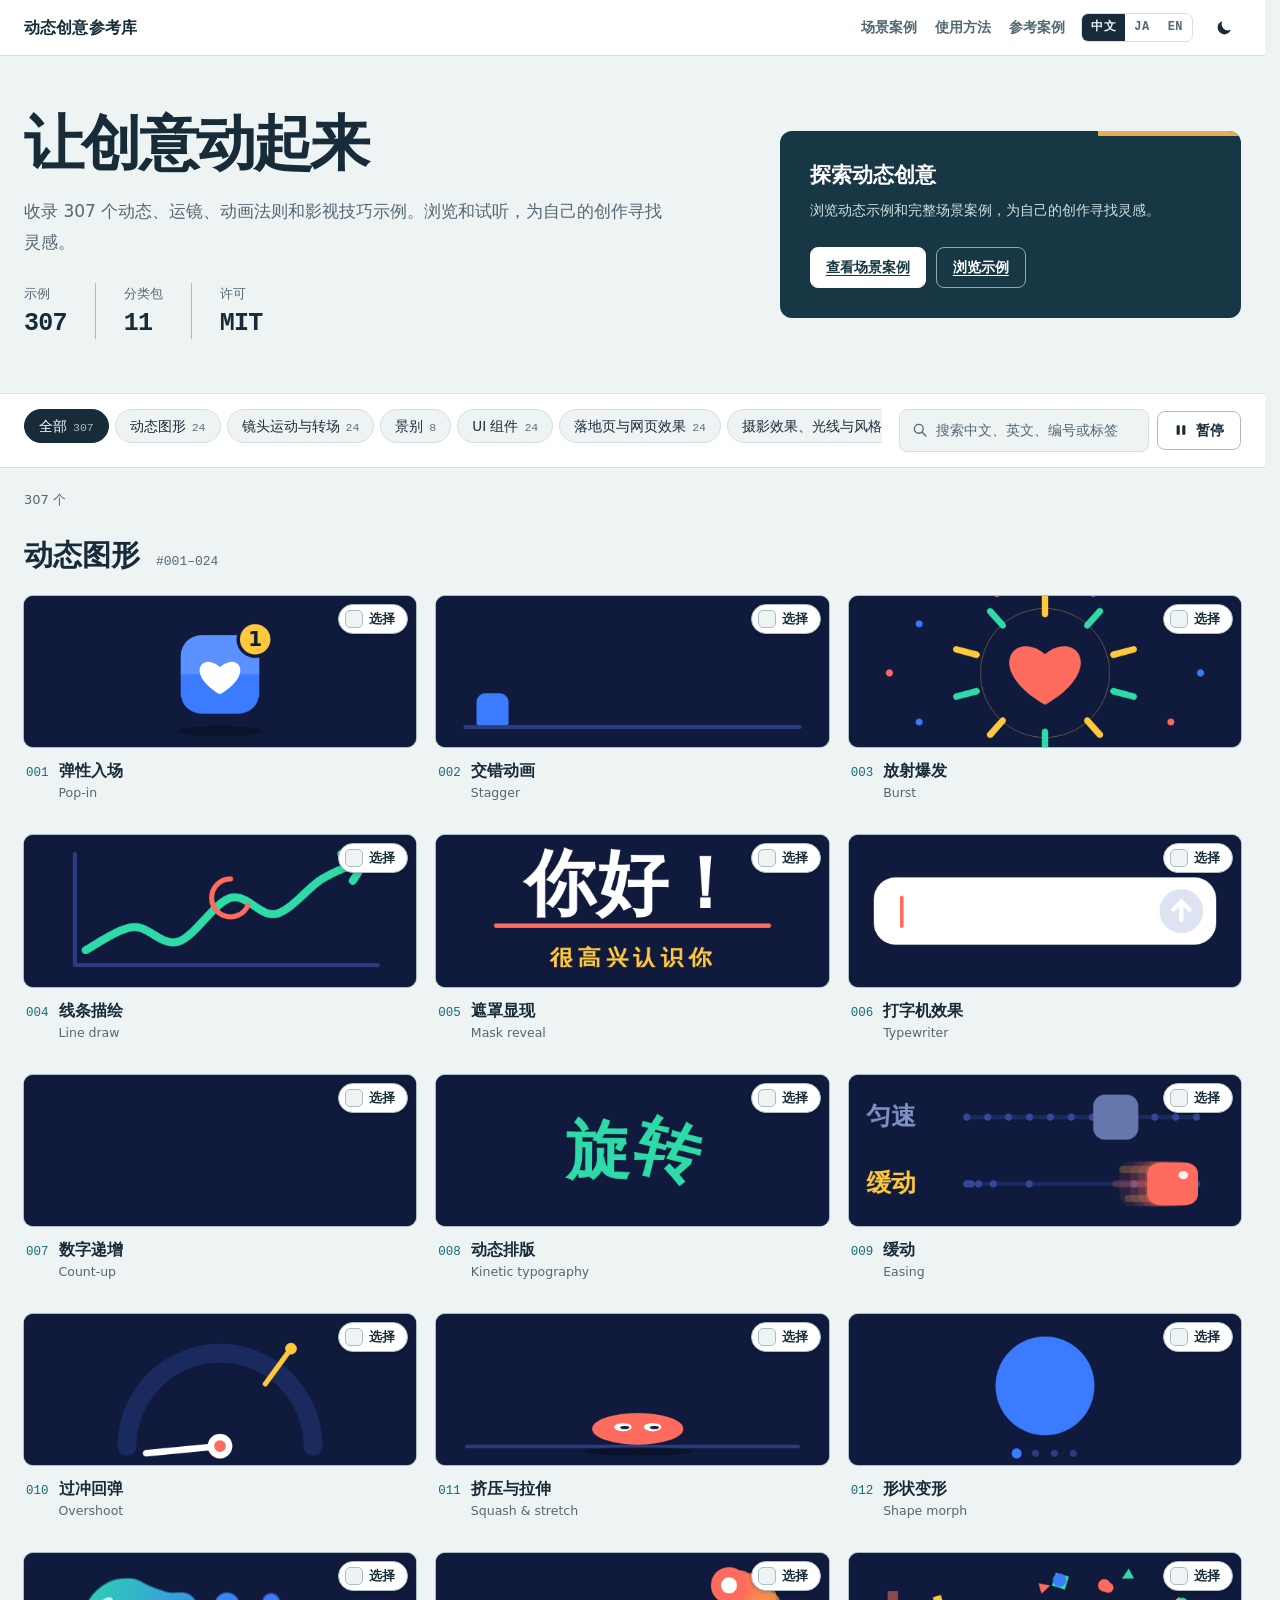
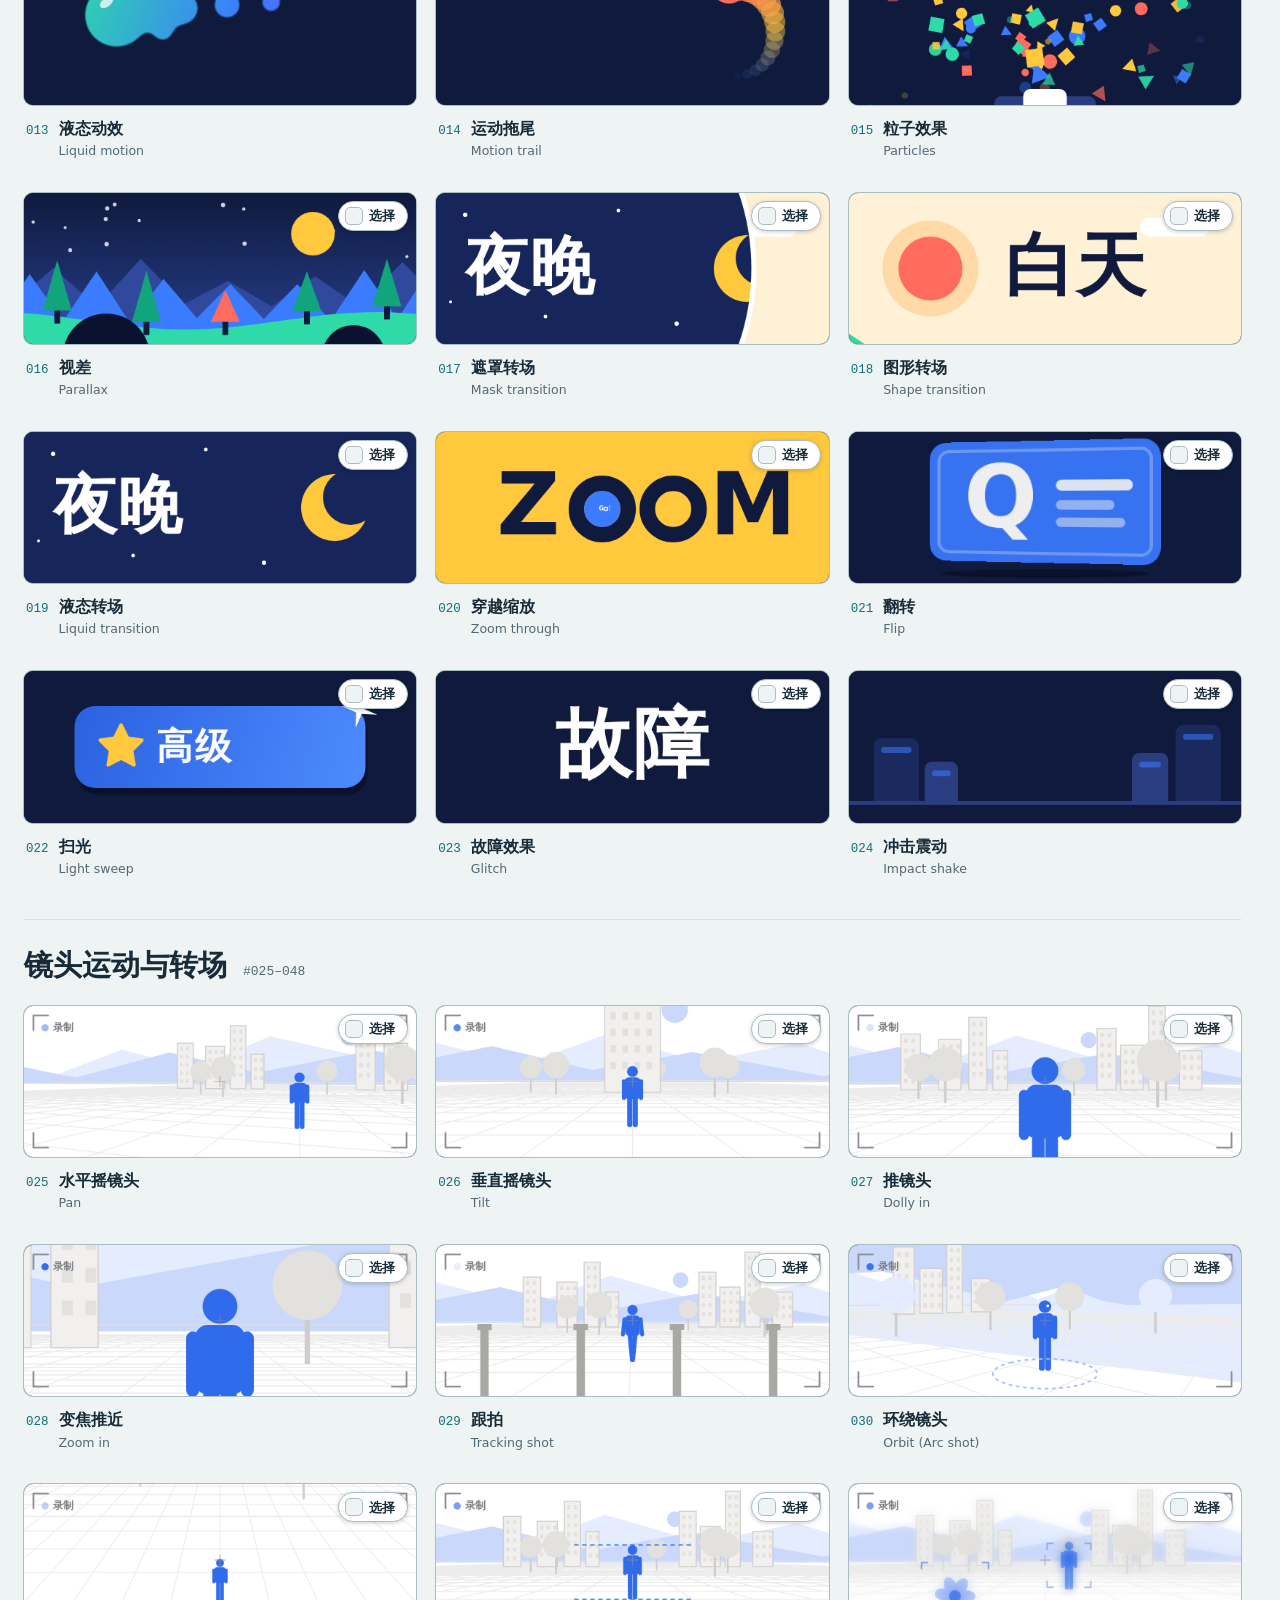
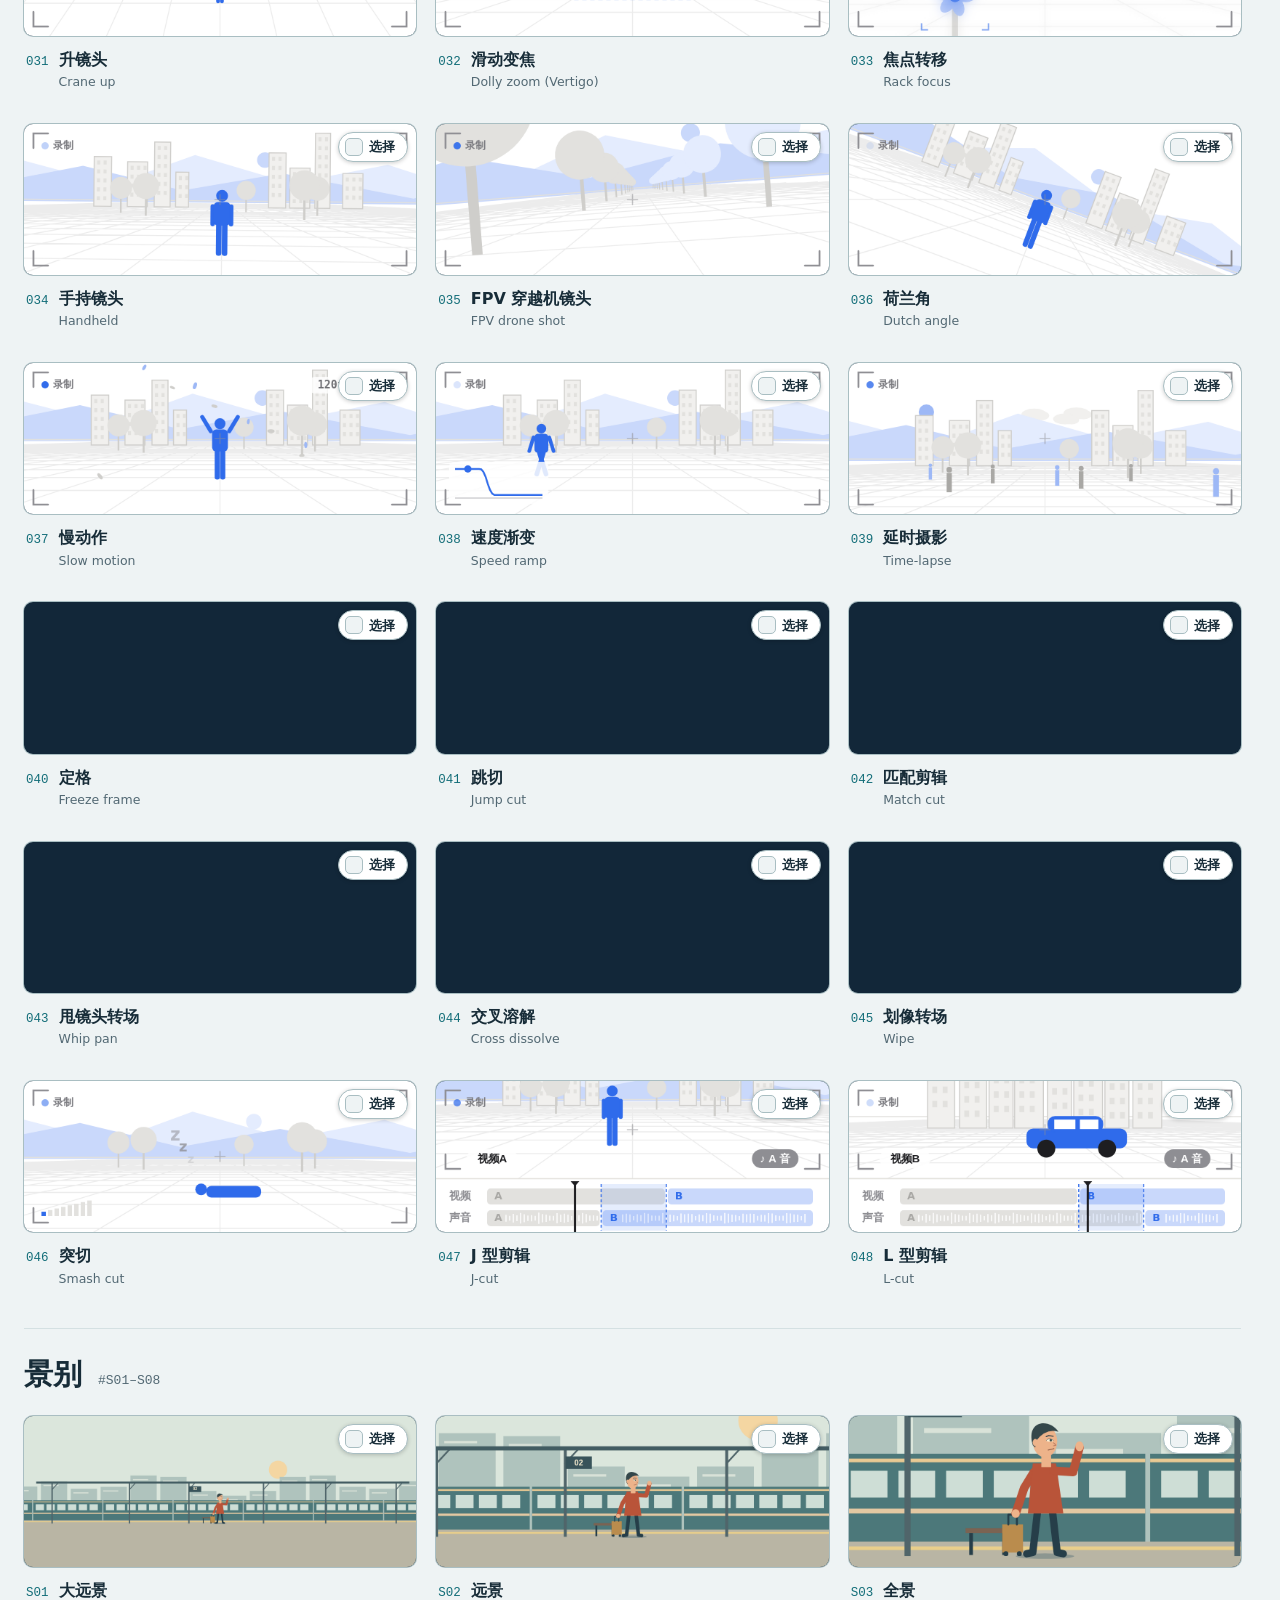
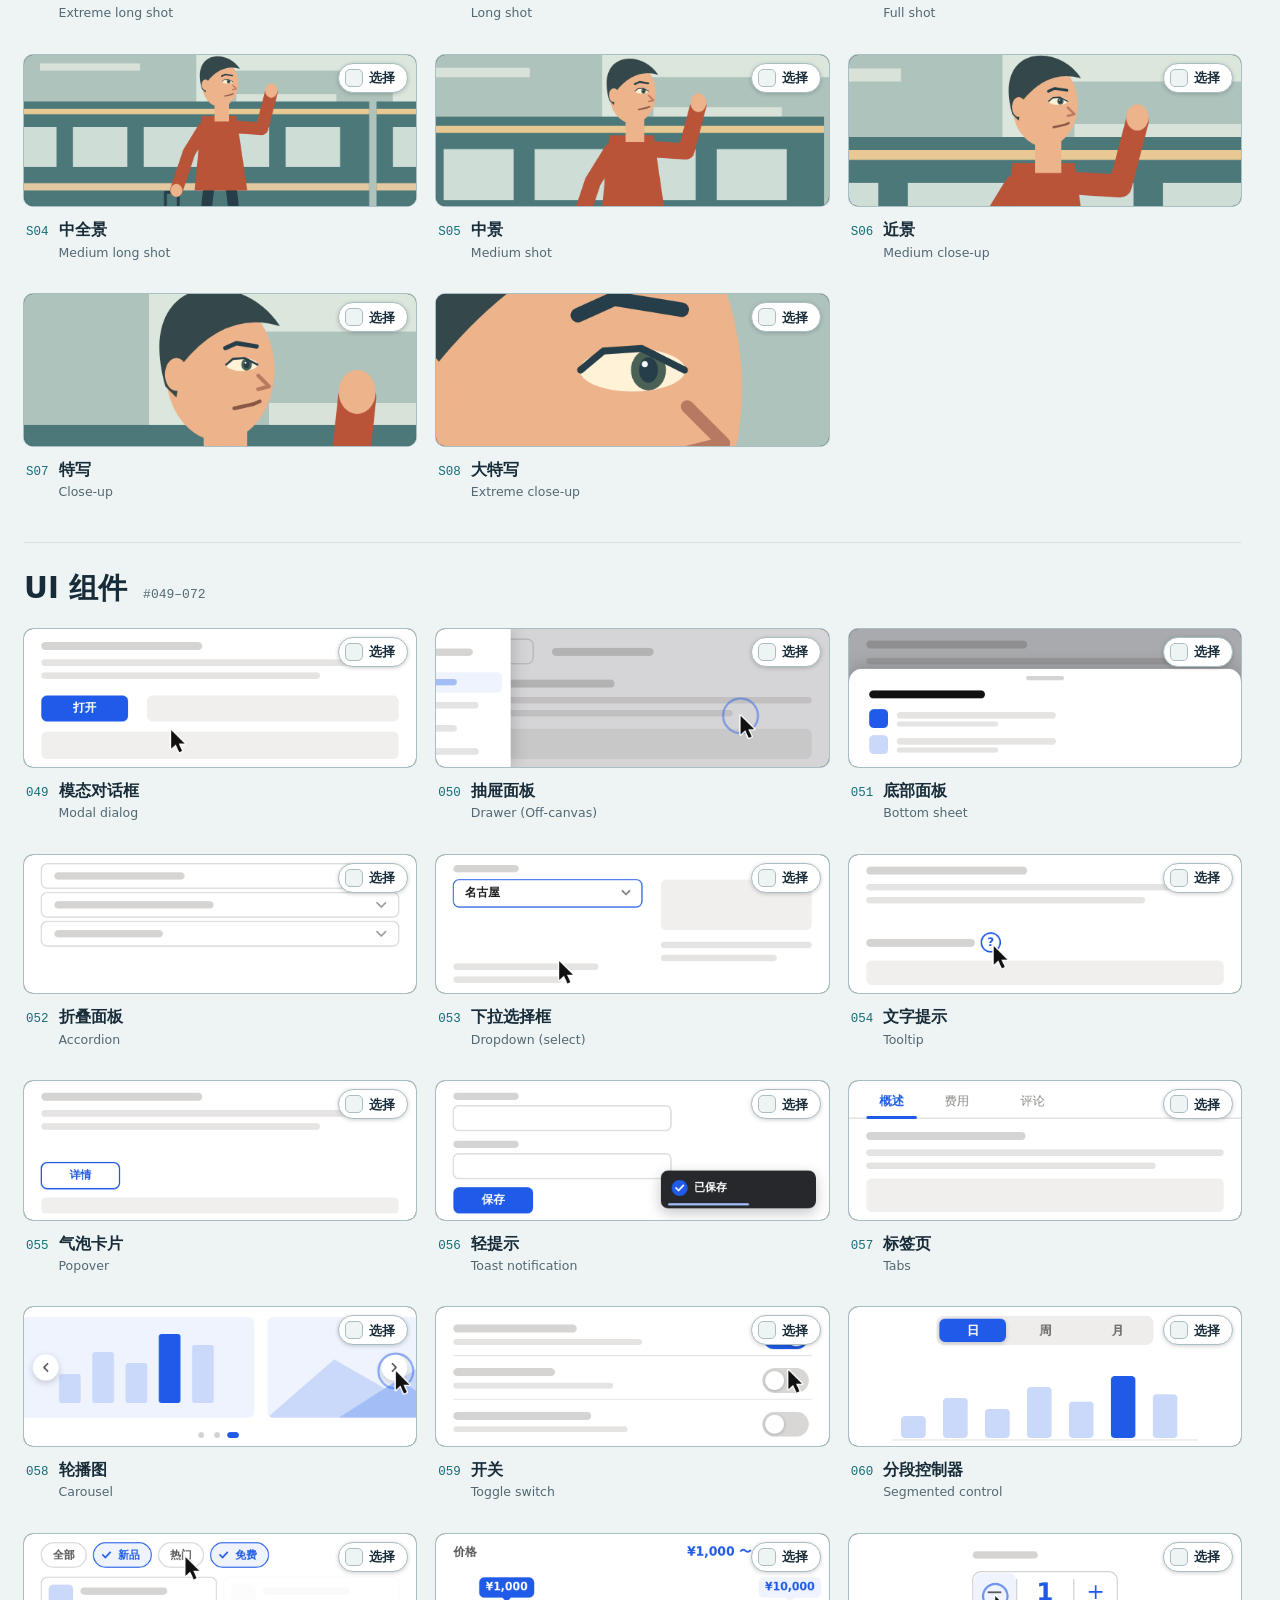
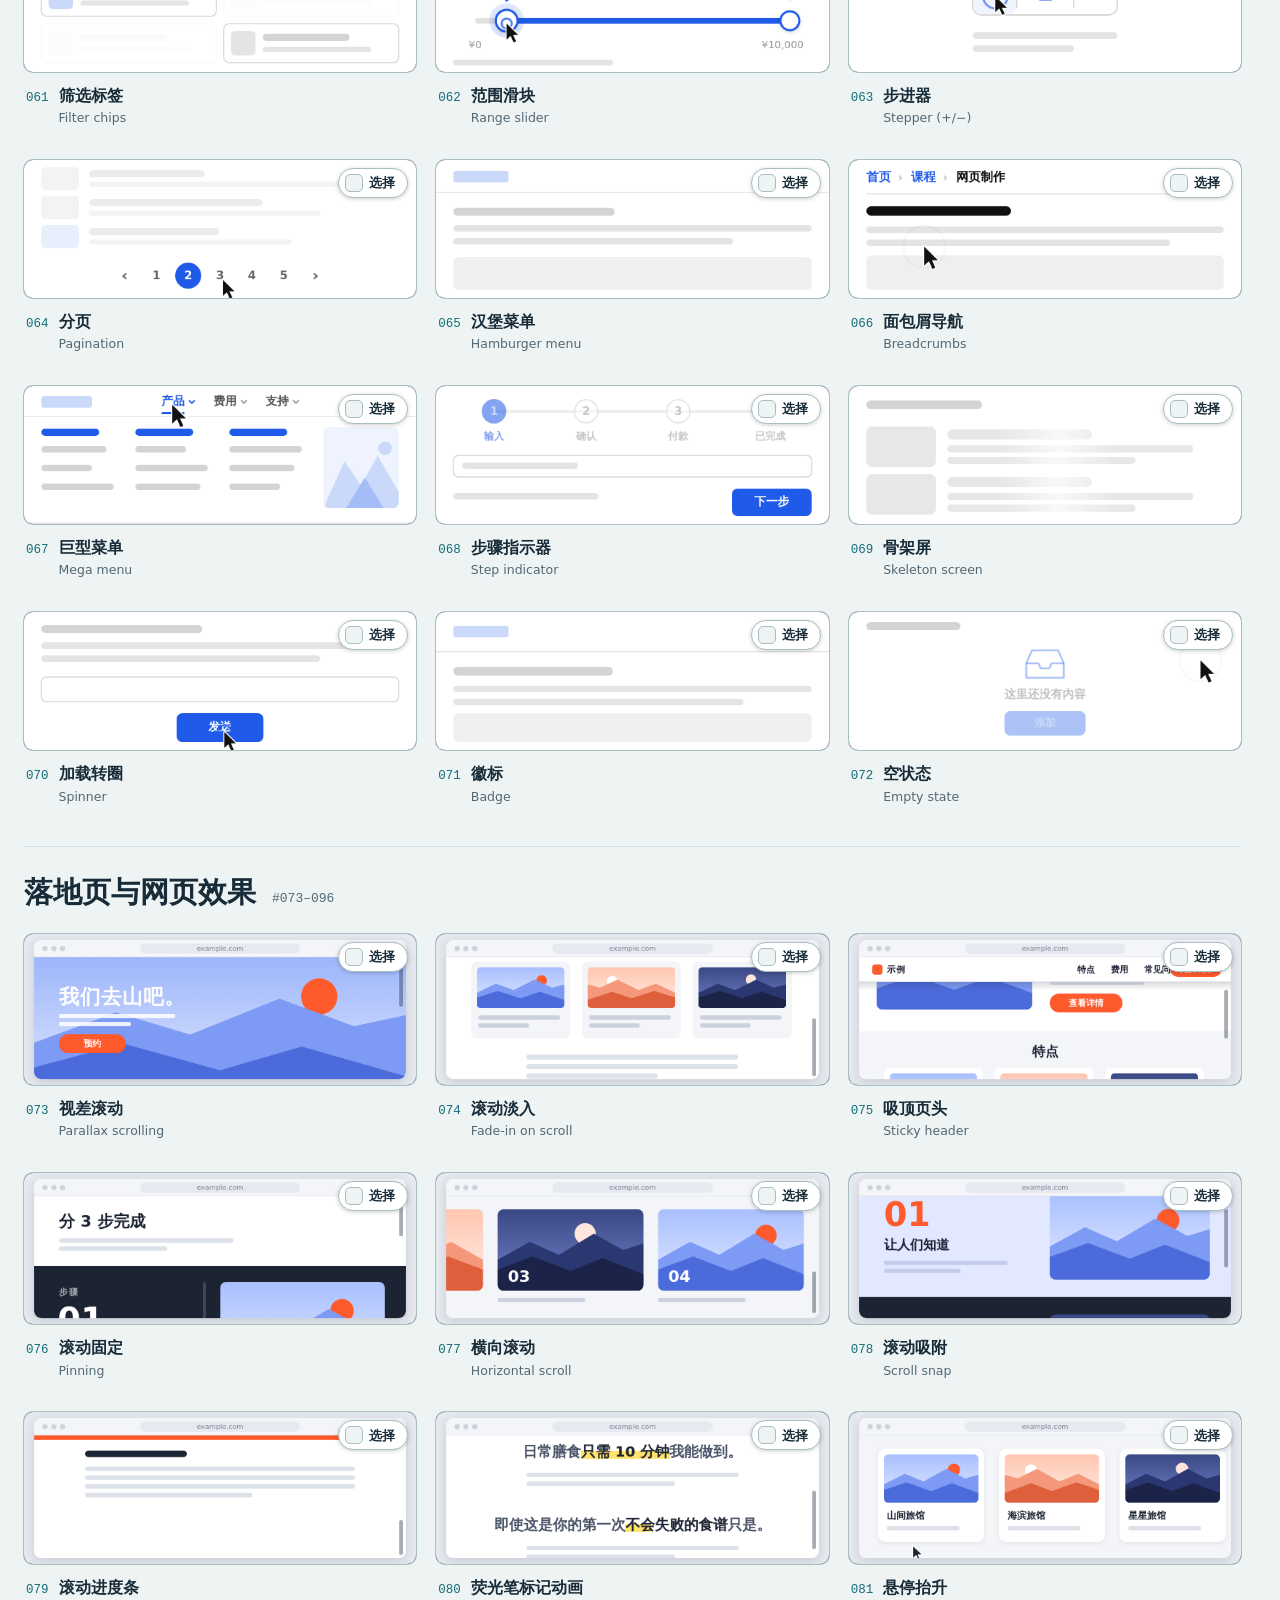
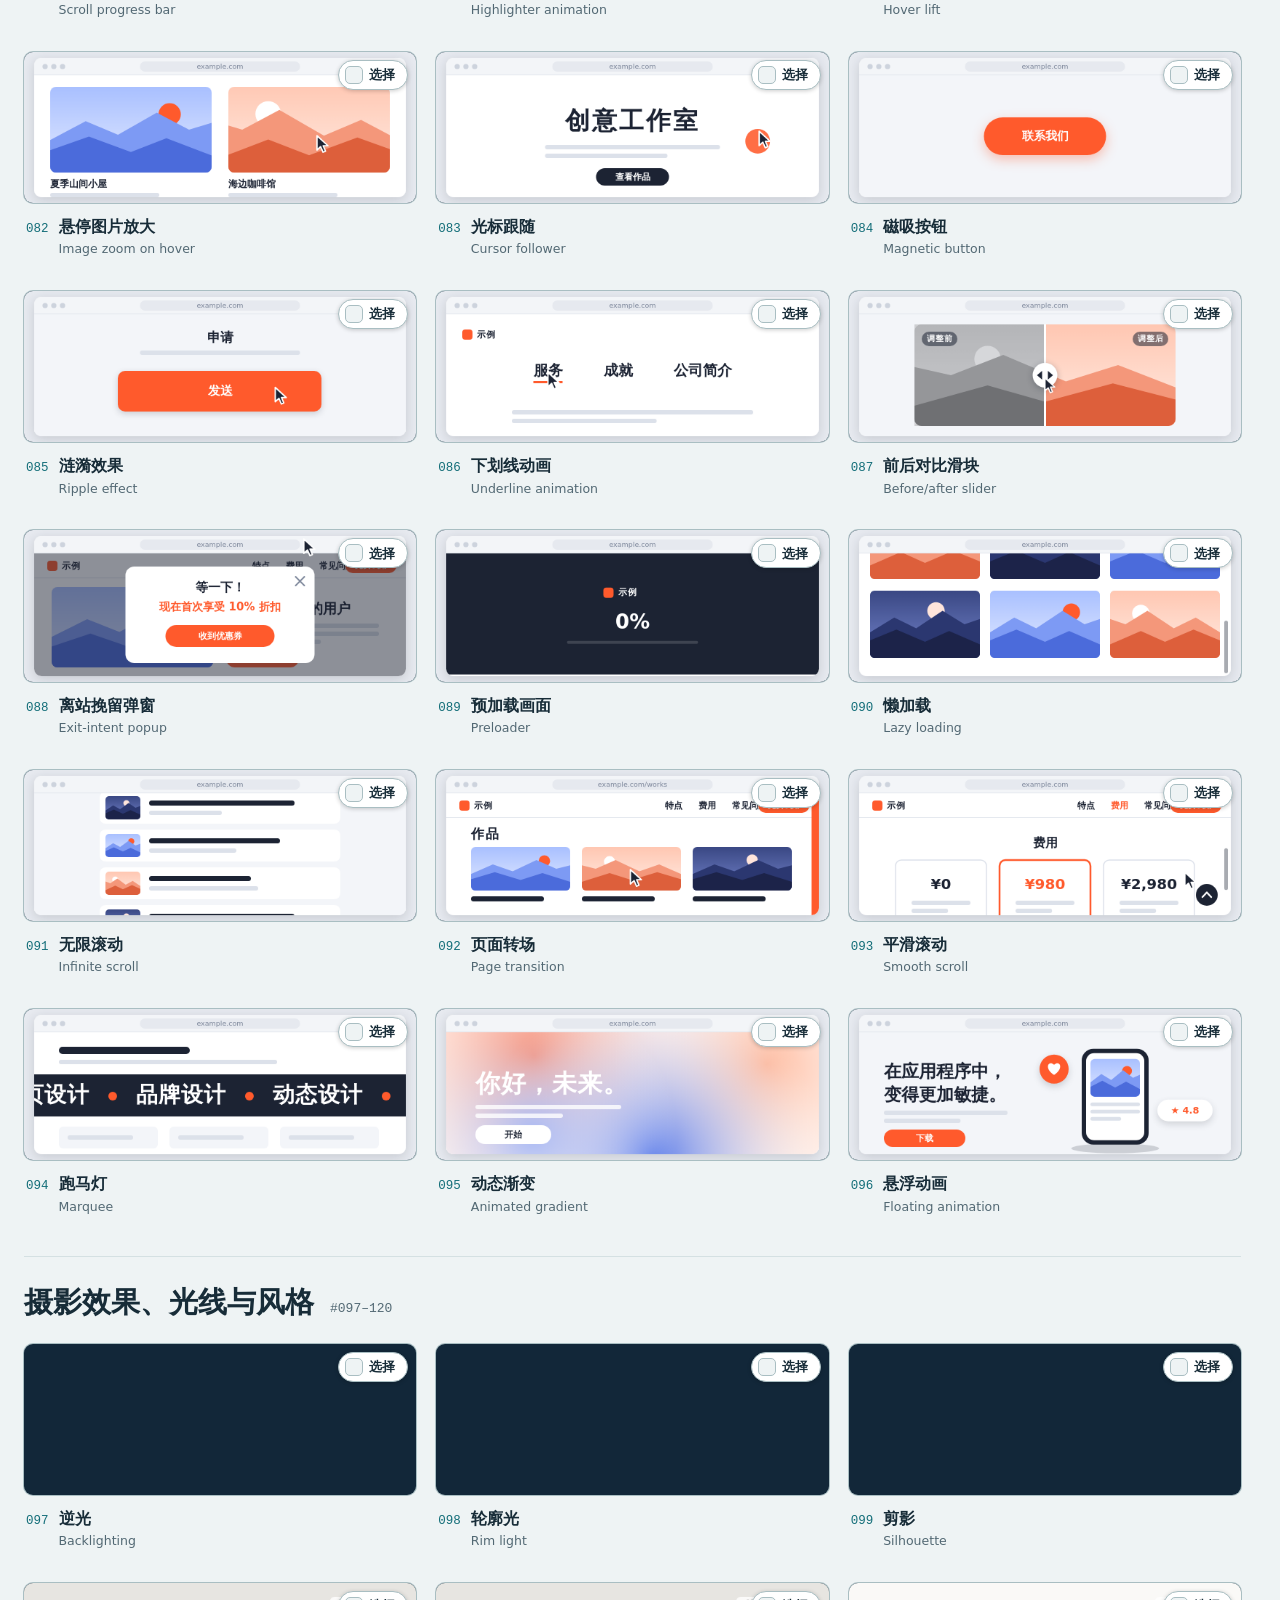
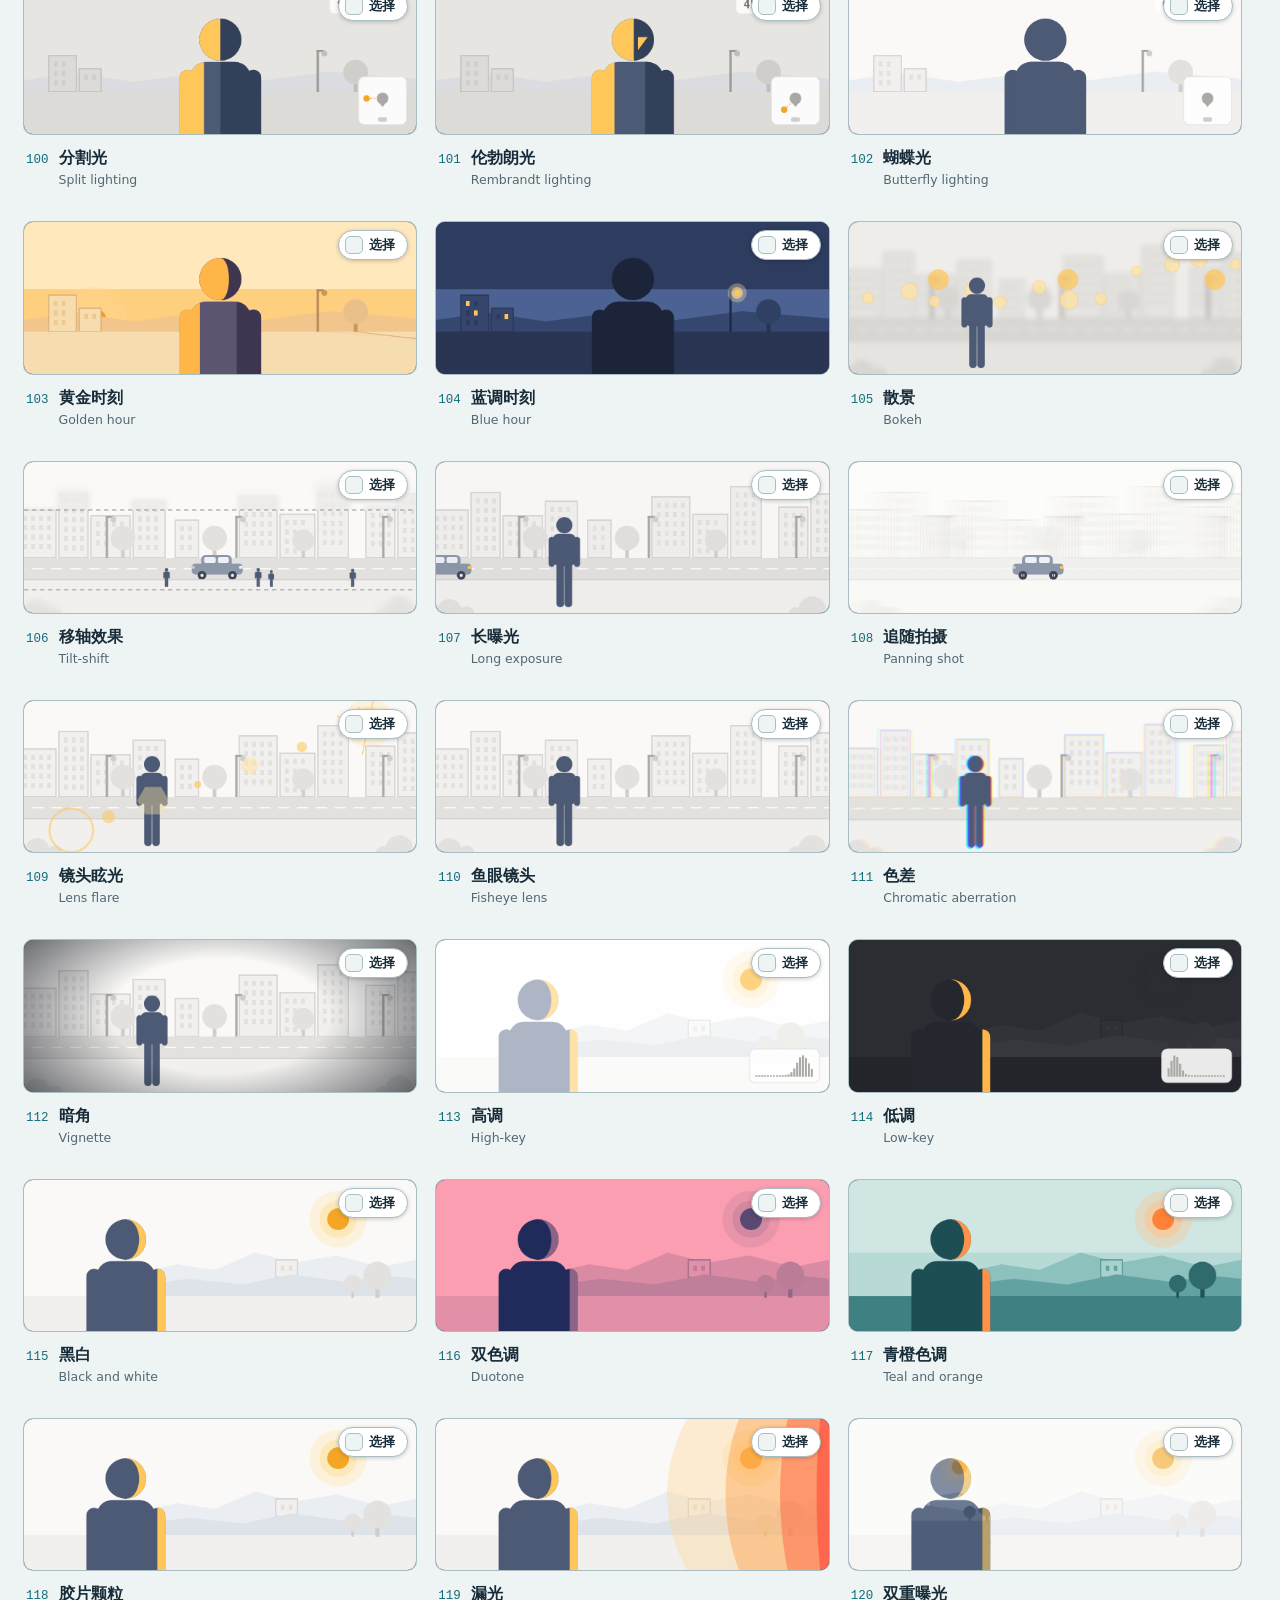
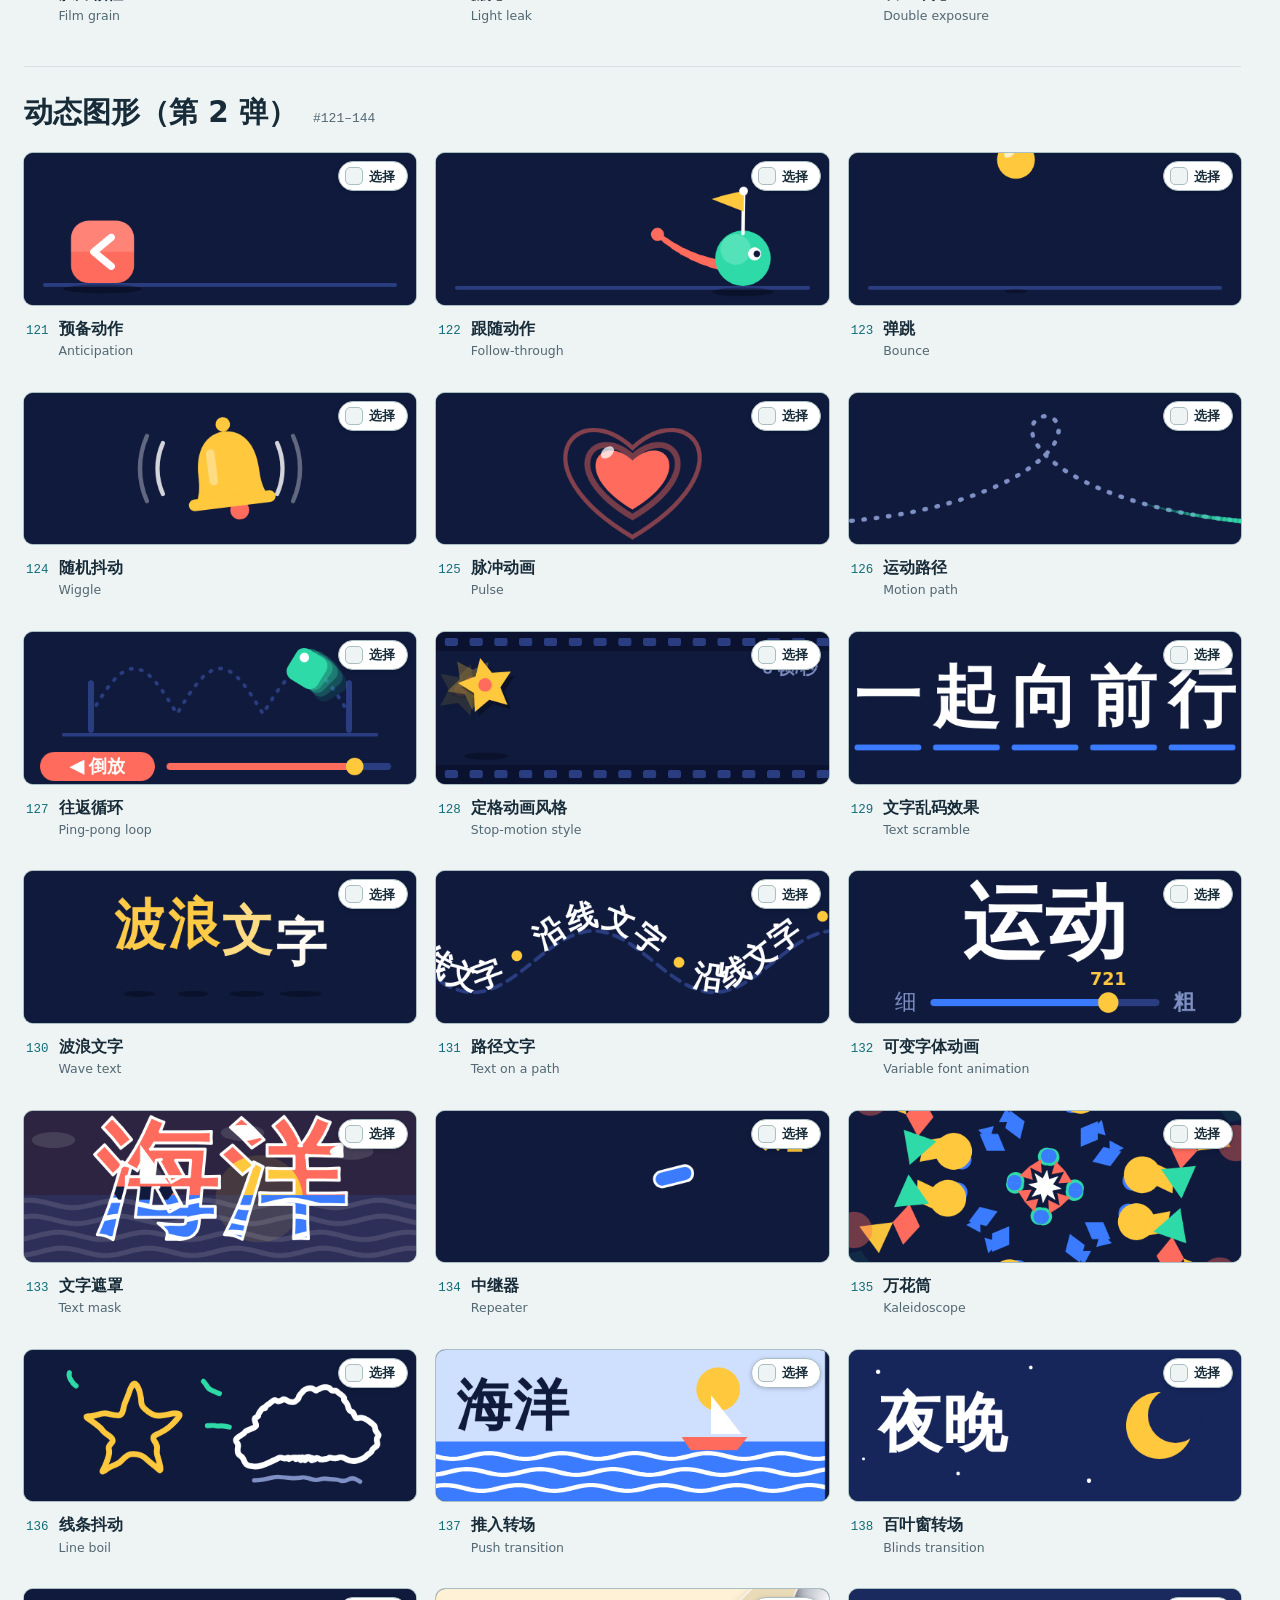
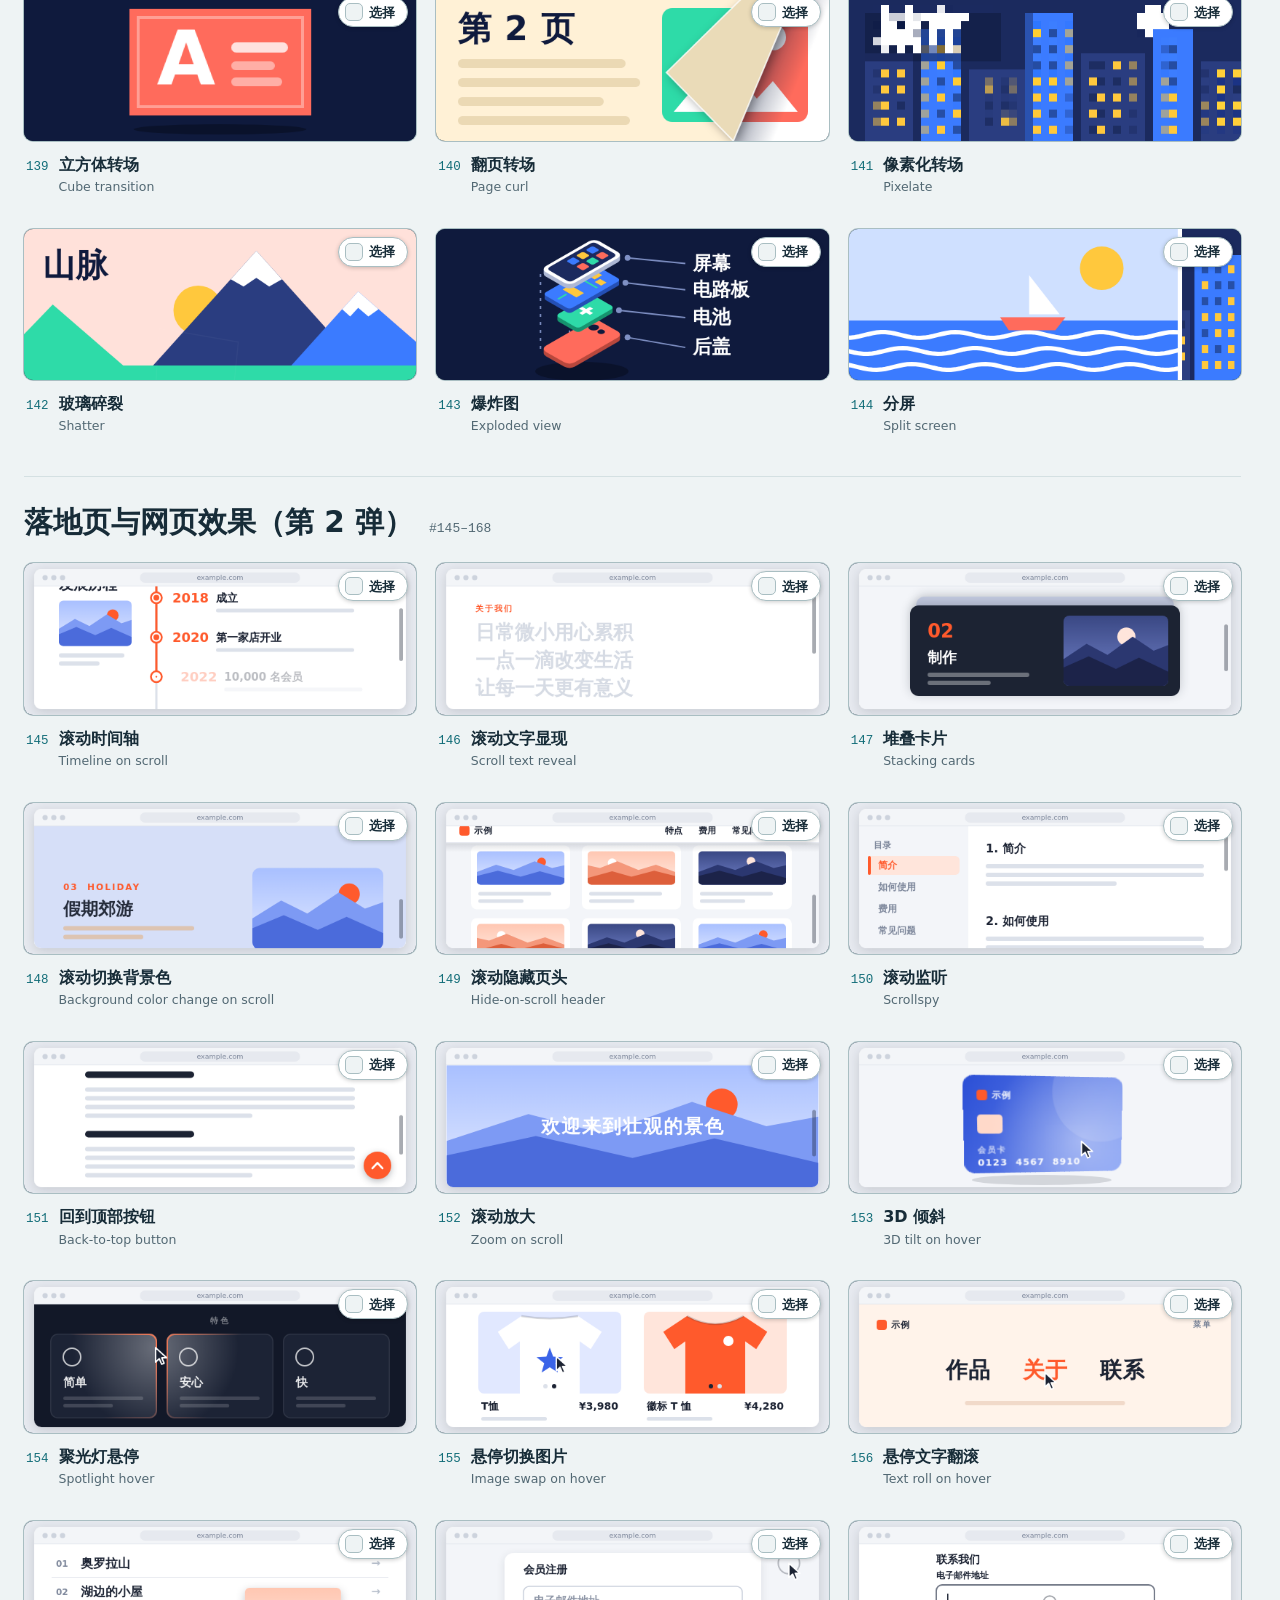
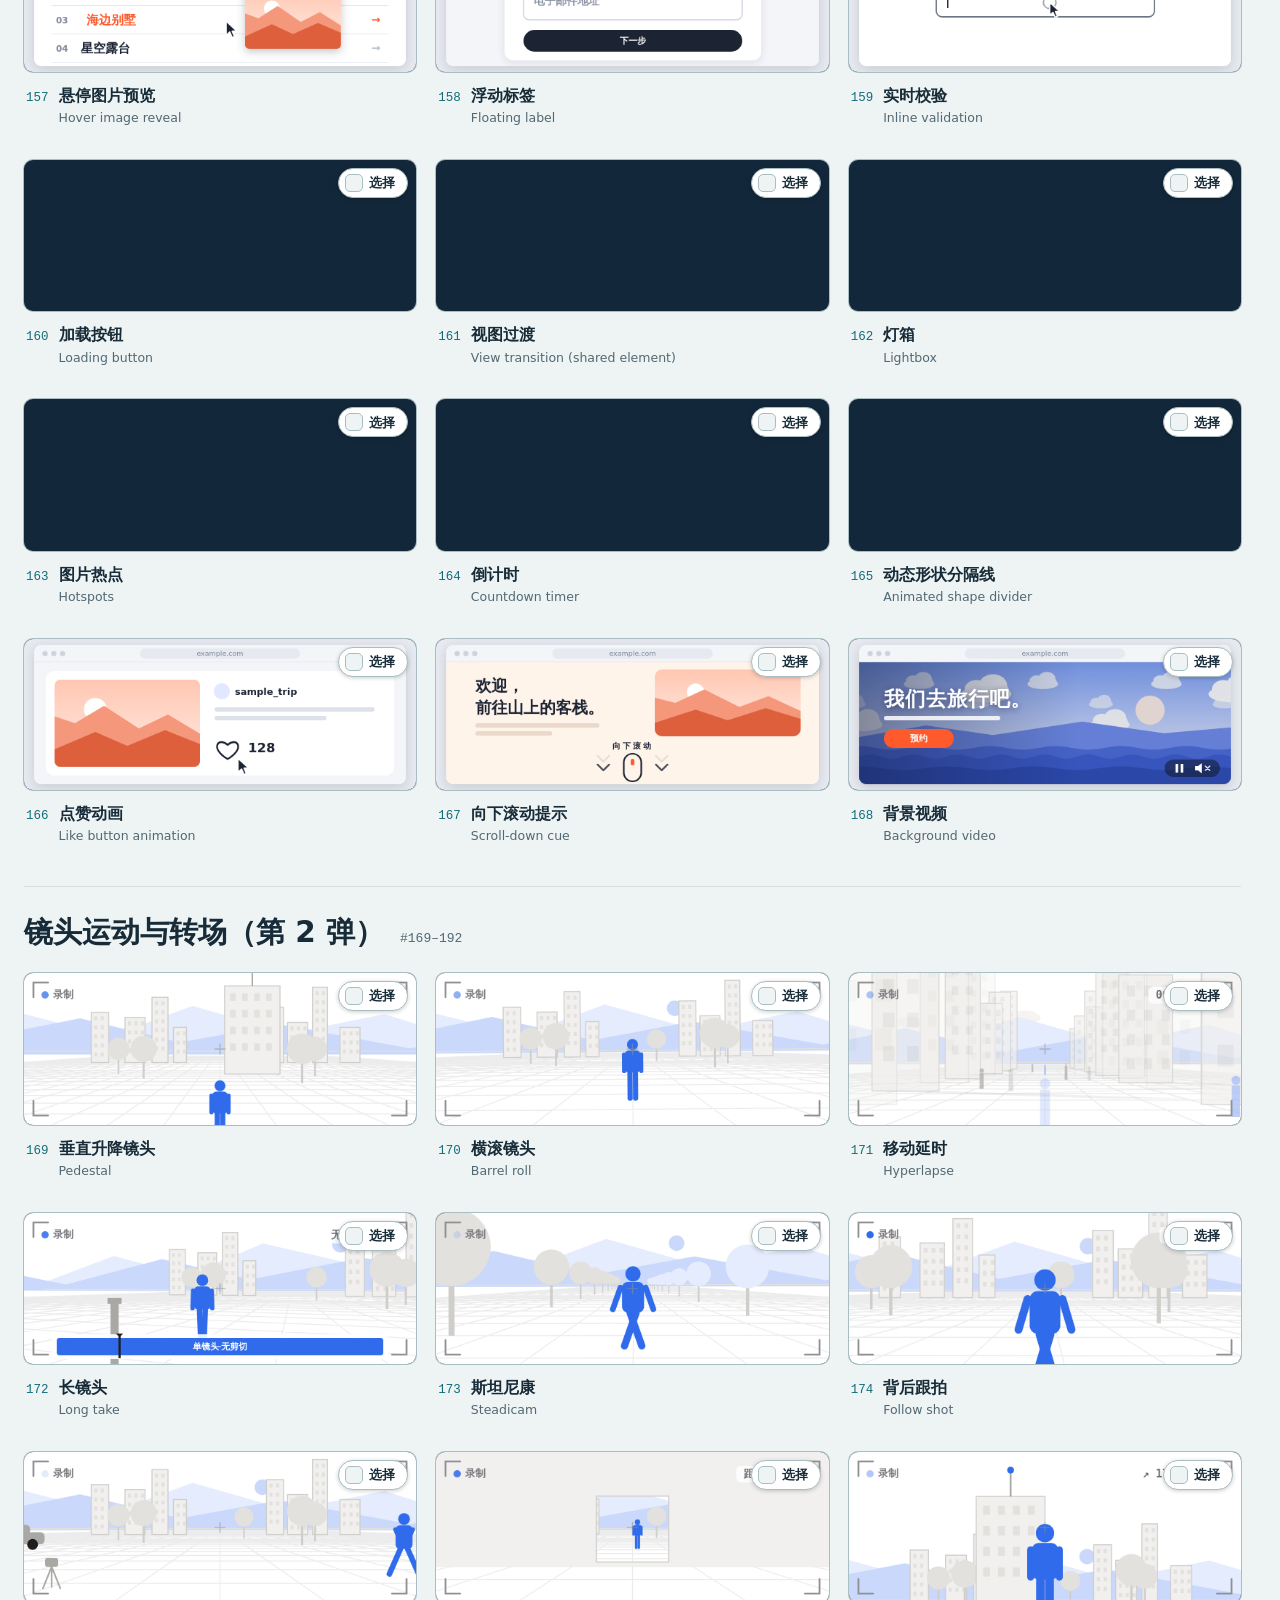
<file: index.html>
<!doctype html>
<html lang="zh-Hans">
<head>
<meta charset="utf-8">
<meta name="viewport" content="width=device-width, initial-scale=1">
<title>动态创意参考库</title>
<meta name="description" content="浏览动态示例，寻找创意灵感，编辑并创建自己的动画参考。">
<meta property="og:type" content="website">
<meta property="og:site_name" content="动态创意参考库">
<meta property="og:title" content="动态创意参考库">
<meta property="og:description" content="浏览、编辑和收藏动态创意示例。">
<meta name="color-scheme" content="light dark">
<link rel="icon" href="assets/favicon.svg" type="image/svg+xml">

<script>
/* Apply the saved theme and language before first paint. */
(function () {
  var d = document.documentElement, t = null, l = null, m = /[?&]lang=(ja|en|zh-Hans)(?:&|$)/.exec(location.search);
  try { t = localStorage.getItem('mp-theme'); l = localStorage.getItem('mp-lang'); } catch (e) {}
  if (m) l = m[1]; /* ?lang= (set when an agent opens the gallery) wins for this visit */
  if (t === 'light' || t === 'dark') d.setAttribute('data-theme', t);
  if (l !== 'ja' && l !== 'en' && l !== 'zh-Hans') l = 'zh-Hans';
  d.lang = l;
})();
</script>
<link rel="stylesheet" href="assets/site.css?v=20261126-pair-scenes">
</head>
<body>
<a class="skip" href="#gallery" data-t="skip">見本の一覧へ移動</a>

<header class="top">
  <div class="wrap top-in">
    <a class="logo" href="./" aria-label="动态创意参考库">动态创意参考库</a>
    <nav class="top-nav" aria-label="サイト内" data-t-attr="aria-label:navLabel">
      <a class="top-link" href="scenes.html">场景案例</a>
      <a class="top-link top-how" href="#how" data-t="navHow">使い方</a>
      <a class="top-link" href="found.html" data-t="navFound">事例</a>
      <div class="seg" role="group" aria-label="言語" data-t-attr="aria-label:langLabel">
        <button type="button" class="seg-b" data-lang="zh-Hans" aria-pressed="true" aria-label="简体中文">中文</button>
        <button type="button" class="seg-b" data-lang="ja" aria-pressed="true" aria-label="日本語">JA</button>
        <button type="button" class="seg-b" data-lang="en" aria-pressed="false" aria-label="English">EN</button>
      </div>

    </nav>
    <button type="button" class="icon-b" id="theme" aria-label="ダークモードに切り替える">
      <svg class="i-moon" viewBox="0 0 20 20" width="18" height="18" aria-hidden="true"><path d="M16.5 12.3A7 7 0 0 1 7.7 3.5a.6.6 0 0 0-.8-.7 7.6 7.6 0 1 0 10.3 10.3.6.6 0 0 0-.7-.8z" fill="currentColor"/></svg>
      <svg class="i-sun" viewBox="0 0 20 20" width="18" height="18" aria-hidden="true"><circle cx="10" cy="10" r="3.6" fill="currentColor"/><g stroke="currentColor" stroke-width="1.6" stroke-linecap="round"><path d="M10 2v2M10 16v2M2 10h2M16 10h2M4.3 4.3l1.4 1.4M14.3 14.3l1.4 1.4M4.3 15.7l1.4-1.4M14.3 5.7l1.4-1.4"/></g></svg>
    </button>
  </div>
</header>

<main>
  <section class="hero wrap" aria-labelledby="hero-h">
    <div class="hero-copy">
      <h1 id="hero-h" data-t-html="h1">AIを<wbr>指揮する<wbr>クリエイティブ<wbr>ディレクターへ</h1>
      <p class="lead" data-t="lead">モーショングラフィックス、カメラワーク、UIパーツ、LP・Webサイトの演出、写真の表現の名前を、動く見本つきで並べました。プロンプトをコピーすれば、動きの仕様と参考実装も一緒に渡せます。</p>
      <dl class="facts">
        <div><dt data-t="factMoves">名前</dt><dd id="fact-count"></dd></div>
        <div><dt data-t="factPacks">パック</dt><dd id="fact-packs"></dd></div>
        <div><dt data-t="factLicense">ライセンス</dt><dd>MIT</dd></div>
      </dl>
    </div>
    <div class="hero-install">
      <div class="install">
        <h2 class="install-h" data-t="personalH">打造你的动态参考库</h2>
        <p class="install-p" data-t="personalP">浏览、收藏和编辑现有示例，也可以创建属于自己的动画。</p>
        <div class="hero-actions"><a class="btn btn-main" href="scenes.html" data-t="personalAction">打开可视化编辑器</a><a class="btn btn-ghost" href="#gallery" data-t="browseExamples">浏览示例</a></div>
      </div>
    </div>
  </section>

  <section id="gallery" class="gallery" aria-labelledby="gallery-h">
    <h2 id="gallery-h" class="sr" data-t="galleryH">見本の一覧</h2>
    <div class="tools">
      <div class="wrap tools-in">
        <div class="chips" id="packs" role="group" aria-label="パックで絞り込む" data-t-attr="aria-label:packFilterLabel"></div>
        <div class="tools-side">
          <label class="search">
            <span class="sr" data-t="searchLabel">見本を探す</span>
            <svg viewBox="0 0 20 20" width="16" height="16" aria-hidden="true"><circle cx="8.5" cy="8.5" r="5.5" fill="none" stroke="currentColor" stroke-width="1.7"/><path d="M13 13l4.5 4.5" stroke="currentColor" stroke-width="1.7" stroke-linecap="round"/></svg>
            <input type="search" id="q" autocomplete="off" spellcheck="false" placeholder="名前・番号・タグで探す" data-t-attr="placeholder:searchPh">
          </label>
          <button type="button" class="btn btn-ghost playtoggle" id="play" aria-pressed="true">
            <svg class="i-pause" viewBox="0 0 16 16" width="14" height="14" aria-hidden="true"><rect x="3" y="2.5" width="3.6" height="11" rx="1" fill="currentColor"/><rect x="9.4" y="2.5" width="3.6" height="11" rx="1" fill="currentColor"/></svg>
            <svg class="i-play" viewBox="0 0 16 16" width="14" height="14" aria-hidden="true"><path d="M4 2.6v10.8a.6.6 0 0 0 .9.5l9-5.4a.6.6 0 0 0 0-1l-9-5.4a.6.6 0 0 0-.9.5z" fill="currentColor"/></svg>
            <span id="play-t">一時停止</span>
          </button>
        </div>
        <div class="chips chips-sub" id="cats" role="group" aria-label="カテゴリで絞り込む" data-t-attr="aria-label:catFilterLabel" hidden></div>
      </div>
    </div>
    <div class="wrap">
      <section id="shot-pair" aria-labelledby="pair-title" hidden>
        <div class="shot-pair-heading">
          <h3 id="pair-title" data-t="pairTitle">双景别对照</h3>
          <label><span data-t="pairScene">场景</span>
            <select id="pair-scene"><option value="platform" data-t="pairPlatform">站台送别</option><option value="handoff" data-t="pairHandoff">物品交接</option></select>
          </label>
        </div>
        <div class="shot-pair-views">
          <div class="shot-pair-pane">
            <label><span data-t="pairLeft">左侧景别</span><select id="pair-left"></select></label>
            <canvas width="1078" height="416" aria-labelledby="pair-left-caption"></canvas>
            <dl id="pair-left-caption"><dt data-t="pairRange">画面范围</dt><dd></dd><dt data-t="pairFocus">叙事重点</dt><dd></dd></dl>
          </div>
          <div class="shot-pair-pane">
            <label><span data-t="pairRight">右侧景别</span><select id="pair-right"></select></label>
            <canvas width="1078" height="416" aria-labelledby="pair-right-caption"></canvas>
            <dl id="pair-right-caption"><dt data-t="pairRange">画面范围</dt><dd></dd><dt data-t="pairFocus">叙事重点</dt><dd></dd></dl>
          </div>
        </div>
        <div class="shot-pair-transport">
          <button type="button" id="pair-play" class="btn btn-main"></button>
          <label for="pair-time" class="sr" data-t="pairTime">同步时间线（秒）</label>
          <input type="range" id="pair-time" min="0" max="6" step="0.01" value="0">
          <span id="pair-readout" aria-hidden="true"></span>
        </div>
        <div class="shot-pair-cues">
          <span data-t="pairMoment">定格动作</span>
          <button type="button" data-scene="platform" data-time="1.65" data-t="pairWave">举手</button>
          <button type="button" data-scene="platform" data-time="3.36" data-t="pairBlink">眨眼</button>
          <button type="button" data-scene="platform" data-time="4.80" data-t="pairLower">放下手</button>
          <button type="button" data-scene="handoff" data-time="1.68" data-t="pairReach" hidden>伸手</button>
          <button type="button" data-scene="handoff" data-time="2.40" data-t="pairGrip" hidden>接稳</button>
          <button type="button" data-scene="handoff" data-time="3.40" data-t="pairRelease" hidden>松手</button>
        </div>
      </section>
      <p class="count" id="count" role="status" aria-live="polite"></p><p class="listen-status" id="listen-status" role="status" aria-live="polite"></p>
      <div id="grid"></div>
      <div class="empty" id="empty" hidden><p data-t="empty">見つかりませんでした。別の言葉や番号で探してみてください。</p><button class="btn btn-ghost" id="reset-filters" type="button" data-t="resetFilters">清除筛选条件</button></div>
      <noscript><p class="empty">見本の再生には JavaScript が必要です。一覧は <a href="api/v1/ja/catalog.tsv">catalog.tsv</a> でも読めます。</p></noscript>
    </div>
  </section>

  <section id="how" class="how wrap" aria-labelledby="how-h">
    <h2 id="how-h" class="sec-h" data-t="howH">使い方</h2>
    <ol class="steps">
      <li><span class="step-n" aria-hidden="true">1</span><h3 data-t="s1h">浏览示例</h3><p data-t="s1p">通过分类或搜索找到合适的动作，点击卡片查看详情。</p></li>
      <li><span class="step-n" aria-hidden="true">2</span><h3 data-t="s2h">选择效果</h3><p data-t="s2p">点击“选择”收集所需示例，可在底部添加用途备注。</p></li>
      <li><span class="step-n" aria-hidden="true">3</span><h3 data-t="s3h">复制并使用</h3><p data-t="s3p">复制所选内容或单个示例的提示词，用于创作和交流。</p></li>
    </ol>
    <div class="how-more">
      <div class="how-col">
        <h3 data-t="editH">编辑和添加内容</h3>
        <p data-t="editP">打开可视化编辑器，调整文字与播放速度，或通过模板创建新的动态示例。保存后返回首页刷新即可查看。</p>
        <p><a href="scenes.html" data-t="personalAction">打开可视化编辑器</a></p>
      </div>
      <div class="how-col">
        <h3 data-t="listenH">试听与比较</h3>
        <p data-t="listenP">在影视技巧中选择“配乐”或“声音”，点击支持试听的示例按钮后播放；可以通过编辑器调整参数或替换音频。</p>
        <p><a href="?pack=cinema&amp;cat=film-sound#gallery" data-t="listenAction">浏览声音示例</a> · <a href="scenes.html">浏览场景案例</a></p>
      </div>
    </div>
  </section>
</main>



<aside class="tray" id="tray" aria-labelledby="tray-count" hidden>
  <div class="wrap tray-in">
    <div class="tray-top">
      <button type="button" class="tray-toggle" id="tray-toggle" aria-expanded="true" aria-controls="tray-body">
        <span class="tray-count" id="tray-count">選んだ物 0個</span>
        <svg class="tray-chev" viewBox="0 0 16 16" width="14" height="14" aria-hidden="true"><path d="M3.5 10l4.5-4.5 4.5 4.5" fill="none" stroke="currentColor" stroke-width="1.8" stroke-linecap="round" stroke-linejoin="round"/></svg>
      </button>
      <p class="tray-wait" id="tray-wait" data-t="trayWait" hidden>AIが待っています。選んだら「AIに渡す」を押してください。</p>
      <button type="button" class="btn btn-s btn-main tray-main" id="tray-main">選んだ物をコピー</button>
    </div>
    <div class="tray-body" id="tray-body">
      <ol class="tray-list" id="tray-list"></ol>
      <p class="tray-empty" id="tray-empty" data-t="trayEmpty" hidden>見本の「選ぶ」を押すと、ここに並びます。</p>
      <div class="tray-row">
        <label class="tray-note">
          <span class="tray-note-l" data-t="noteLabel">メモ（任意）</span>
          <input type="text" id="tray-note" maxlength="300" autocomplete="off" placeholder="例: 冒頭のタイトルに" data-t-attr="placeholder:notePh">
        </label>
        <div class="tray-acts">
          <button type="button" class="btn btn-s" id="tray-copy" data-t="copyPicked" hidden>選んだ物をコピー</button>
          <button type="button" class="btn btn-s" id="tray-share" data-t="shareUrl">選択を共有するURL</button>
          <button type="button" class="btn btn-s btn-ghost" id="tray-clear" data-t="clearAll">すべて外す</button>
        </div>
      </div>
    </div>
  </div>
</aside>

<dialog class="detail" id="detail" aria-labelledby="d-name">
  <div class="d-bar">
    <p class="d-id"><span id="d-id">#000</span><span class="d-where" id="d-where"></span></p>
    <div class="d-nav">
      <button type="button" class="icon-b playtoggle" id="d-play" aria-pressed="true" aria-label="一時停止">
        <svg class="i-pause" viewBox="0 0 16 16" width="14" height="14" aria-hidden="true"><rect x="3" y="2.5" width="3.6" height="11" rx="1" fill="currentColor"/><rect x="9.4" y="2.5" width="3.6" height="11" rx="1" fill="currentColor"/></svg>
        <svg class="i-play" viewBox="0 0 16 16" width="14" height="14" aria-hidden="true"><path d="M4 2.6v10.8a.6.6 0 0 0 .9.5l9-5.4a.6.6 0 0 0 0-1l-9-5.4a.6.6 0 0 0-.9.5z" fill="currentColor"/></svg>
      </button>
      <button type="button" class="icon-b" id="d-prev" aria-label="前の名前"><svg viewBox="0 0 16 16" width="16" height="16" aria-hidden="true"><path d="M10 3L5 8l5 5" fill="none" stroke="currentColor" stroke-width="1.8" stroke-linecap="round" stroke-linejoin="round"/></svg></button>
      <button type="button" class="icon-b" id="d-next" aria-label="次の名前"><svg viewBox="0 0 16 16" width="16" height="16" aria-hidden="true"><path d="M6 3l5 5-5 5" fill="none" stroke="currentColor" stroke-width="1.8" stroke-linecap="round" stroke-linejoin="round"/></svg></button>
      <button type="button" class="icon-b" id="d-close" aria-label="閉じる"><svg viewBox="0 0 16 16" width="16" height="16" aria-hidden="true"><path d="M3.5 3.5l9 9M12.5 3.5l-9 9" fill="none" stroke="currentColor" stroke-width="1.8" stroke-linecap="round"/></svg></button>
    </div>
  </div>
  <div class="d-body">
    <div class="d-stage"><canvas id="d-canvas" aria-hidden="true"></canvas>
      <fieldset id="shot-comparison" hidden>
        <legend>物品交接 · 切换景别</legend>
        <div class="shot-choices" role="group" aria-label="取景范围">
          <button type="button" class="chip" data-shot="0">远景</button>
          <button type="button" class="chip" data-shot="1">全景</button>
          <button type="button" class="chip" data-shot="2">中景</button>
          <button type="button" class="chip" data-shot="3">近景</button>
          <button type="button" class="chip" data-shot="4">特写</button>
        </div>
        <p id="shot-reading" aria-live="polite"></p>
        <button type="button" id="hold-handoff" class="btn btn-s">定格在双方碰到信封时</button>
        <a href="scenes.html#handoff">查看完整场景</a>
      </fieldset>
    </div>
    <div class="d-head">
      <h2 id="d-name" tabindex="-1"></h2>
      <p class="d-sub" id="d-sub"></p>
      <p class="d-meaning" id="d-meaning"></p>
      <p class="d-summary" id="d-summary"></p>
    </div>
    <div class="d-main">
      <h3 id="d-ask-h" data-t="dAsk">AIへの頼み方の例</h3>
      <p class="d-ask" id="d-ask"></p>
      <h3 data-t="dSpec">動きの仕様</h3>
      <ul class="d-spec" id="d-spec"></ul>
      <h3 data-t="dUse">使いどころ</h3>
      <p id="d-use"></p>
      <section id="d-practice" hidden aria-labelledby="d-practice-h">
        <h3 id="d-practice-h">参考练习</h3><p id="d-practice-text"></p>
      </section>
      <section id="d-related" hidden aria-labelledby="d-related-h">
        <h3 id="d-related-h">相关示例</h3>
        <p>可以结合以下示例继续练习：</p>
        <ul id="d-related-list" class="d-related-list"></ul>
      </section>
      <ul class="d-tags" id="d-tags" aria-label="タグ" data-t-attr="aria-label:tagsLabel"></ul>
    </div>
    <div class="d-side">
      <button type="button" class="btn btn-pick" id="d-pick" aria-pressed="false"><span class="pick-box" aria-hidden="true"><svg viewBox="0 0 16 16" width="14" height="14"><path d="M3.5 8.4l3 3 6-6.6" fill="none" stroke="currentColor" stroke-width="2.2" stroke-linecap="round" stroke-linejoin="round"/></svg></span><span id="d-pick-t">選ぶ</span></button>
      <a class="btn" id="d-edit" href="#">编辑此示例</a>
      <button type="button" class="btn btn-main" id="d-copy-prompt" data-t="copyPrompt">プロンプトをコピー</button>
      <button type="button" class="btn" id="d-copy-code" data-t="copyCode">コードをコピー</button>
      <pre class="d-prompt" id="d-prompt" tabindex="0" aria-label="コピーされるプロンプト" data-t-attr="aria-label:promptLabel"></pre>
      <details class="d-code">
        <summary data-t="showCode">コードを見る</summary>
        <pre id="d-code" tabindex="0"></pre>
      </details>
      <p class="d-links"><a id="d-kit" href="#"></a><a id="d-txt" href="#"></a></p>
      <p class="sr" id="d-live" role="status" aria-live="polite"></p>
    </div>
  </div>
</dialog>

<p class="sr" id="live" role="status" aria-live="polite"></p>

<script src="assets/runtime.js"></script><script src="assets/principles-pack.js"></script><script src="assets/course-subject-motion.js?v=6"></script><script src="assets/subject-eyes.js?v=8"></script>
<script src="assets/catalog.js"></script>
<script src="assets/principles-catalog.js"></script><script src="assets/cinema-learning.js?v=20261126-f01"></script><script src="assets/cinema-catalog.js?v=20261126-shots"></script>
<script src="assets/zh-details.js?v=20261030-motioncheck2"></script>
<script src="assets/zh-tags.js?v=20261030b"></script>
<script src="data/visual-editor.js"></script>
<script src="assets/animation-parameters.js"></script><script src="assets/principles-parameters.js"></script><script src="assets/cinema-parameters.js"></script><script src="assets/custom-sandbox.js"></script><script src="assets/visual-common.js?v=20261101-eyes6"></script>
<script src="assets/branding.js"></script>
<script>MPBrand.apply(MPBrand.site, "home");</script>
<script src="assets/general-learning.js?v=20261101-audit3"></script><script src="assets/film-audio.js?v=20261101-sound1"></script><script src="assets/site.js?v=20261126-pair-scenes"></script>
</body>
</html>
</file>
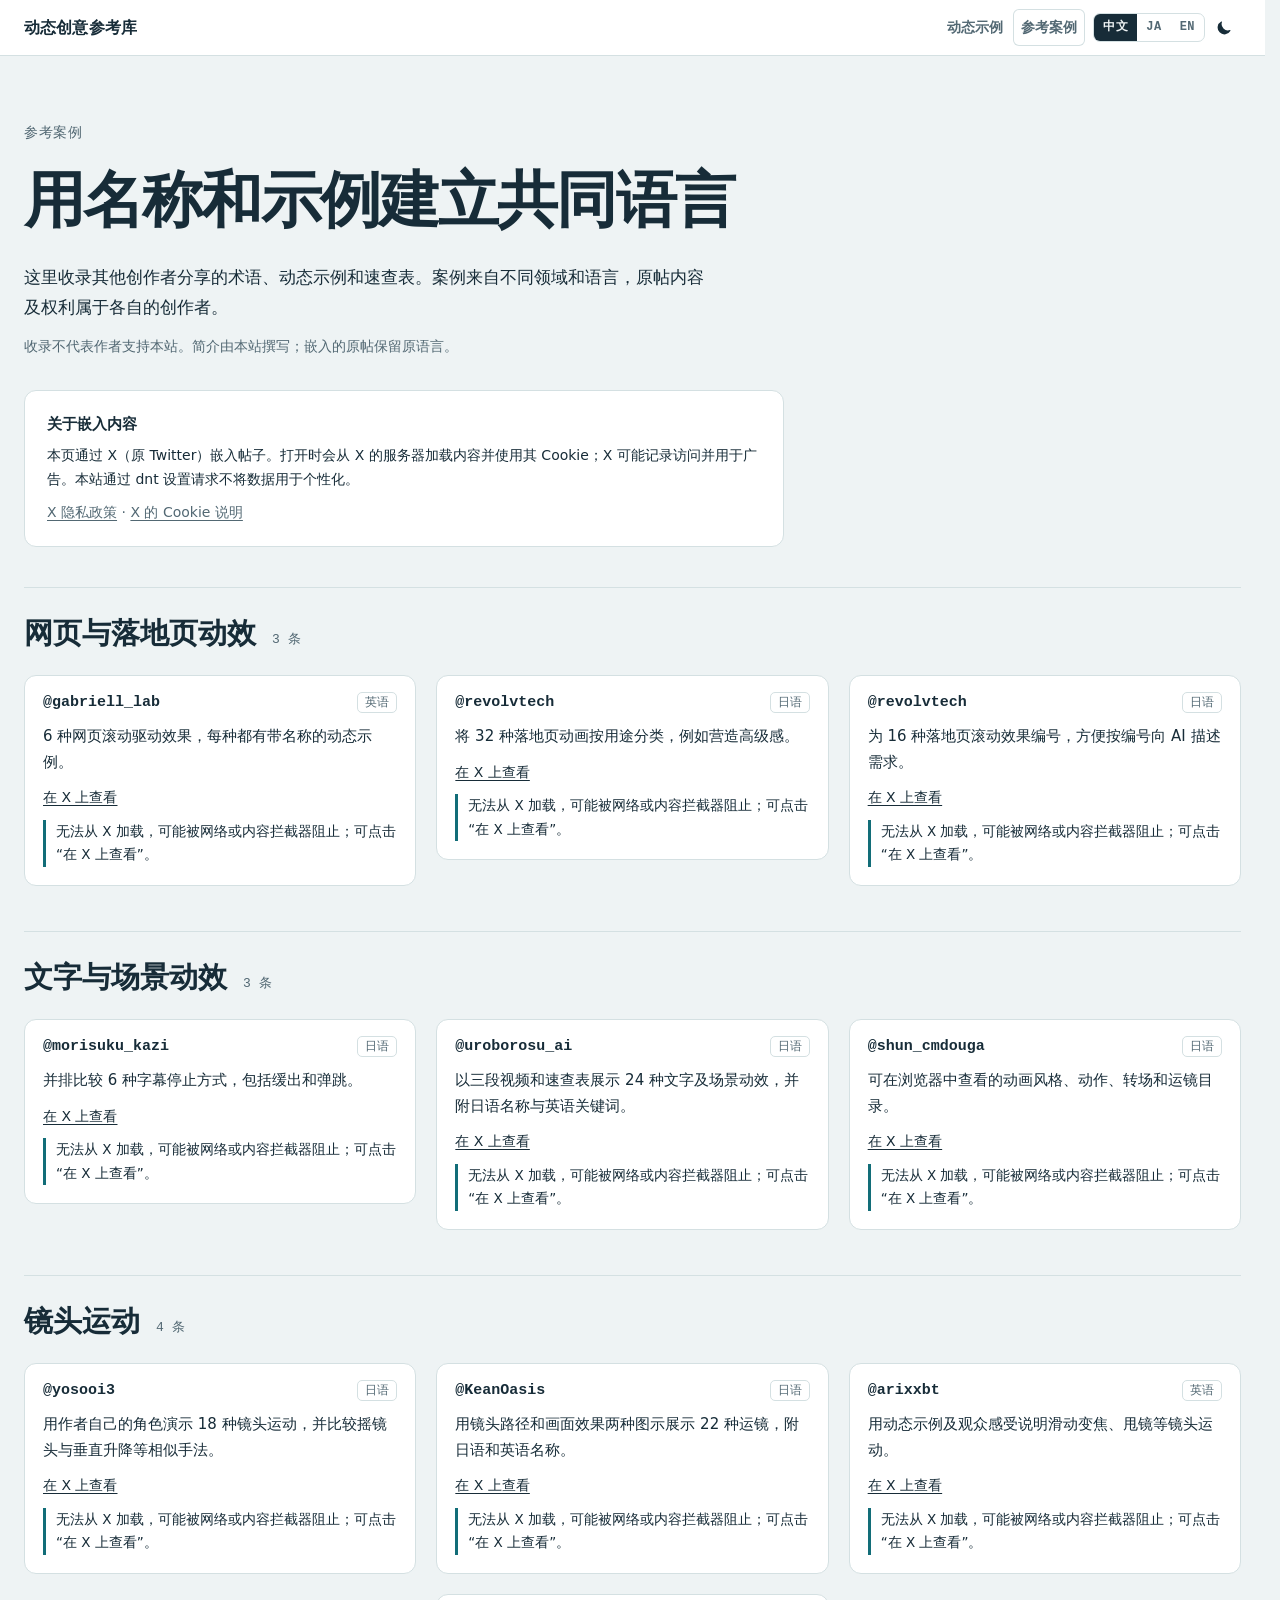
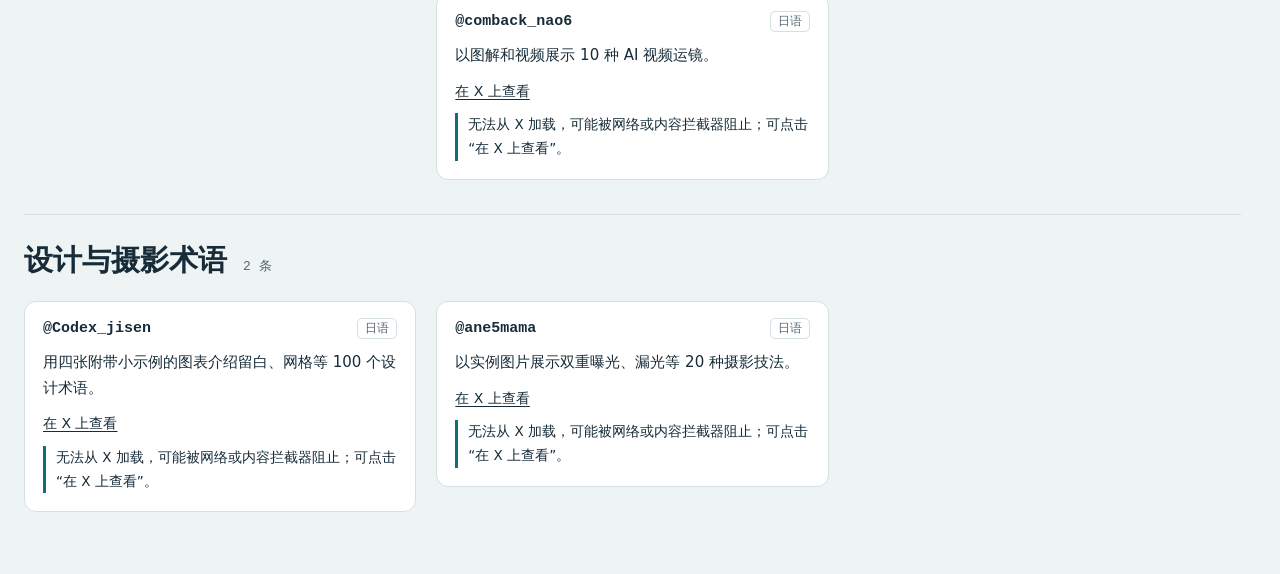
<file: found.html>
<!doctype html>
<html lang="zh-Hans">
<head>
<meta charset="utf-8">
<meta name="viewport" content="width=device-width, initial-scale=1">
<title>参考案例｜动态创意参考库</title>
<meta name="description" content="浏览其他创作者分享的动态示例和参考案例。">
<meta property="og:type" content="website">
<meta property="og:site_name" content="动态创意参考库">
<meta property="og:title" content="参考案例｜动态创意参考库">
<meta name="color-scheme" content="light dark">
<link rel="icon" href="assets/favicon.svg" type="image/svg+xml">
<script>
/* Apply the saved theme and language before first paint (same keys as index.html). */
(function () {
  var d = document.documentElement, t = null, l = null;
  try { t = localStorage.getItem('mp-theme'); l = localStorage.getItem('mp-lang'); } catch (e) {}
  if (t === 'light' || t === 'dark') d.setAttribute('data-theme', t);
  if (l !== 'ja' && l !== 'en' && l !== 'zh-Hans') l = 'zh-Hans';
  d.lang = l;
})();
</script>
<link rel="stylesheet" href="assets/site.css">
<link rel="stylesheet" href="assets/found.css">
</head>
<body>
<a class="skip" href="#list" data-t="skip">事例の一覧へ移動</a>

<header class="top">
  <div class="wrap top-in">
    <a class="logo" href="./" aria-label="动态创意参考库">动态创意参考库</a>
    <nav class="top-nav" aria-label="サイト内" data-t-attr="aria-label:navLabel">
      <a class="top-link top-how" href="./" data-t="navGallery">見本</a>
      <a class="top-link" href="found.html" aria-current="page" data-t="navFound">事例</a>
      <div class="seg" role="group" aria-label="言語" data-t-attr="aria-label:langLabel">
        <button type="button" class="seg-b" data-lang="zh-Hans" aria-pressed="true" aria-label="简体中文">中文</button>
        <button type="button" class="seg-b" data-lang="ja" aria-pressed="true" aria-label="日本語">JA</button>
        <button type="button" class="seg-b" data-lang="en" aria-pressed="false" aria-label="English">EN</button>
      </div>
      <button type="button" class="icon-b" id="theme" aria-label="ダークモードに切り替える">
        <svg class="i-moon" viewBox="0 0 20 20" width="18" height="18" aria-hidden="true"><path d="M16.5 12.3A7 7 0 0 1 7.7 3.5a.6.6 0 0 0-.8-.7 7.6 7.6 0 1 0 10.3 10.3.6.6 0 0 0-.7-.8z" fill="currentColor"/></svg>
        <svg class="i-sun" viewBox="0 0 20 20" width="18" height="18" aria-hidden="true"><circle cx="10" cy="10" r="3.6" fill="currentColor"/><g stroke="currentColor" stroke-width="1.6" stroke-linecap="round"><path d="M10 2v2M10 16v2M2 10h2M16 10h2M4.3 4.3l1.4 1.4M14.3 14.3l1.4 1.4M4.3 15.7l1.4-1.4M14.3 5.7l1.4-1.4"/></g></svg>
      </button>
    </nav>
  </div>
</header>

<main>
  <section class="f-hero wrap" aria-labelledby="f-h">
    <p class="eyebrow" data-t="eyebrow">見つけた事例</p>
    <h1 id="f-h" class="f-h1" data-t="h1">名前と見本で、共通言語を作っている人たち</h1>
    <p class="lead" data-t="lead">AIに頼むための名前を、動く見本や早見表と一緒にまとめて公開している人たちのポストです。分野も言語も見た目もそれぞれ違います。投稿者が自分で作った見本のあるポストを選んでいて、ポストの内容と権利は各投稿者にあります。</p>
    <p class="f-small" data-t="leadNote">ここで紹介していることは、投稿者がこのサイトを支持しているという意味ではありません。紹介文はこのサイトが書いています。</p>

    <div class="xnote" id="xnote" role="region" aria-labelledby="xnote-h">
      <h2 class="xnote-h" id="xnote-h" data-t="noteH">埋め込みについて</h2>
      <p id="xnote-p" data-t="noteP">このページは、各ポストをX（旧Twitter）の埋め込みで表示しています。開くとXのサーバーから読み込まれ、XのCookieが使われます。Xはその閲覧を記録し、広告に使うことがあります。読み込むときは、パーソナライズに使わないよう求める設定（dnt）を付けています。</p>
      <p class="xnote-links"><a href="https://x.com/en/privacy" rel="noopener" data-t="notePrivacy">Xのプライバシーポリシー</a> · <a href="https://help.x.com/en/rules-and-policies/x-cookies" rel="noopener" data-t="noteCookies">XのCookieについて</a></p>
    </div>
  </section>

  <section id="list" class="f-list wrap" aria-labelledby="list-h">
    <h2 id="list-h" class="sr" data-t="listH">事例の一覧</h2>
    <div id="themes"></div>
    <p class="empty" id="f-empty" hidden data-t="loadListFailed">一覧を読み込めませんでした。</p>
    <noscript><p class="empty">显示列表需要启用 JavaScript。案例数据保存在 <a href="examples/found.json">examples/found.json</a> 。</p></noscript>
  </section>

</main>



<p class="sr" id="live" role="status" aria-live="polite"></p>

<script src="data/visual-editor.js"></script>
<script src="assets/branding.js"></script>
<script>MPBrand.apply(MPBrand.site, "found");</script>
<script src="assets/found.js"></script>
</body>
</html>
</file>
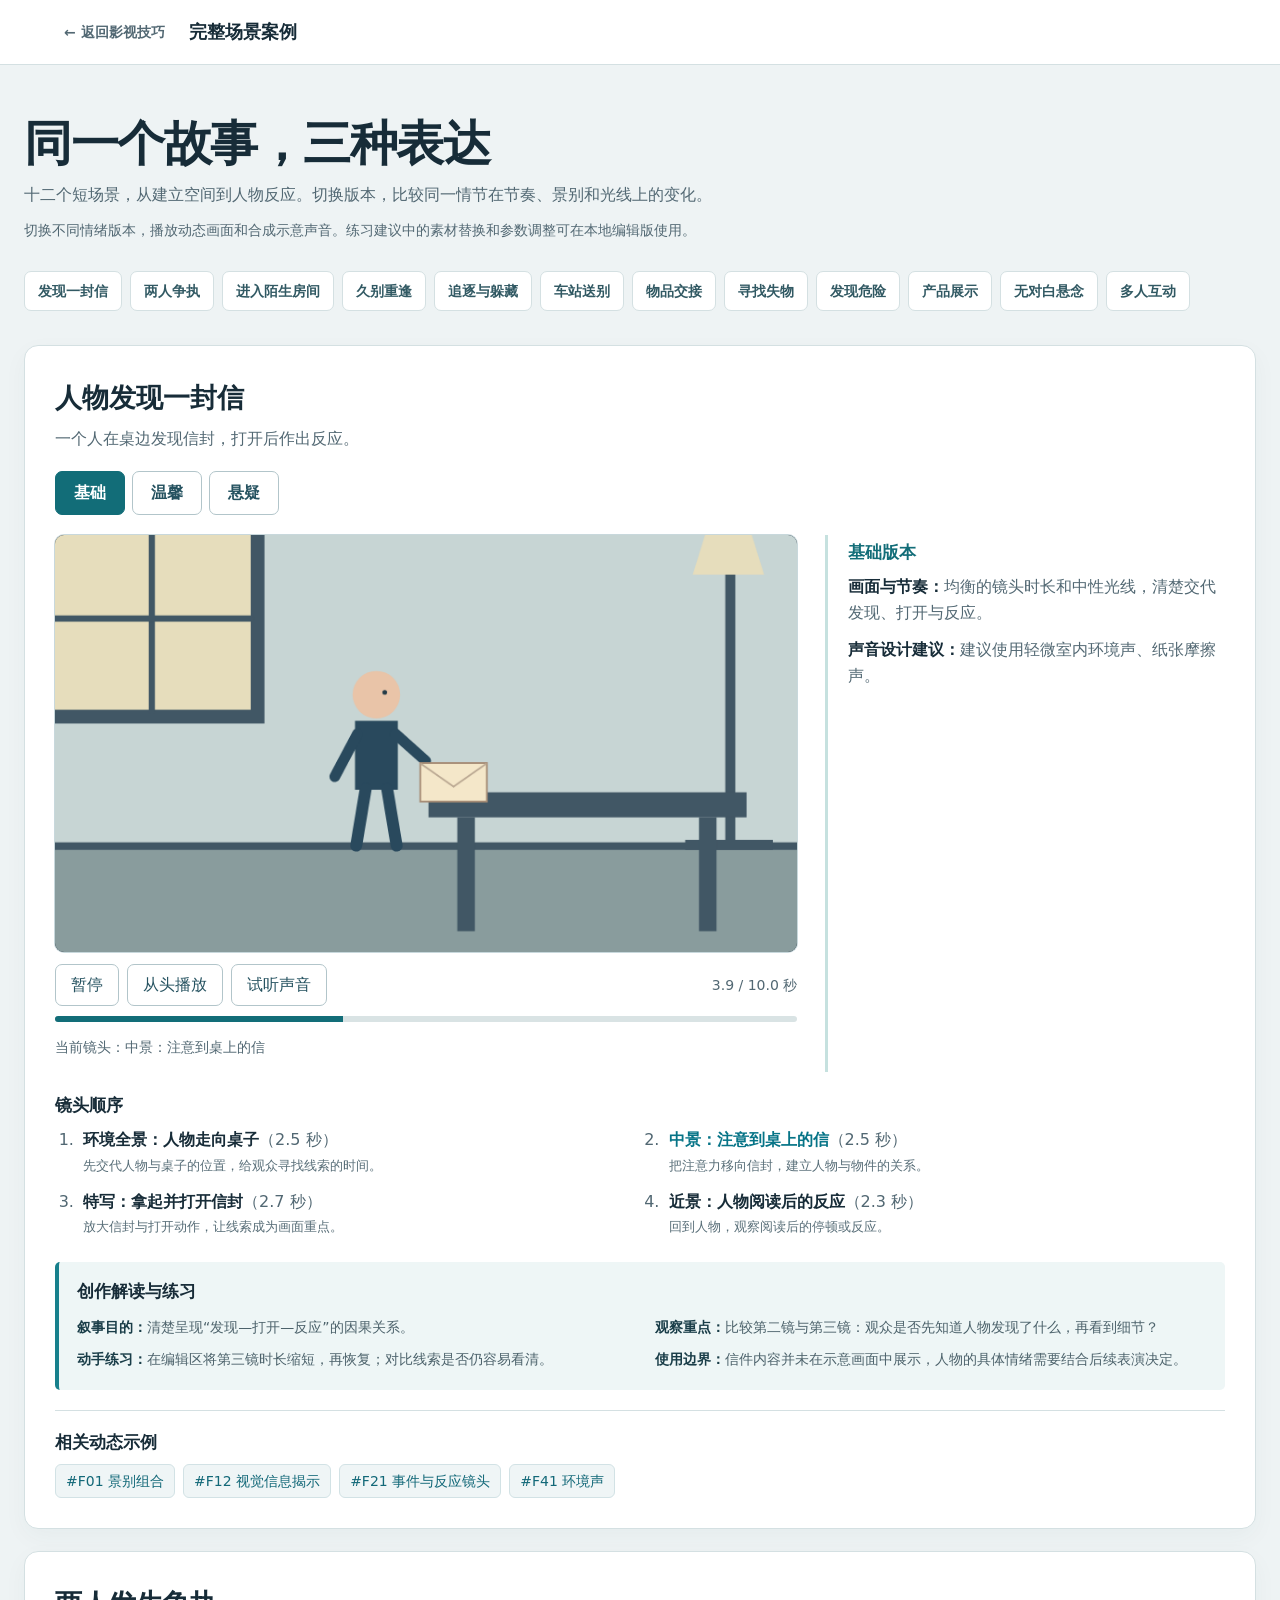
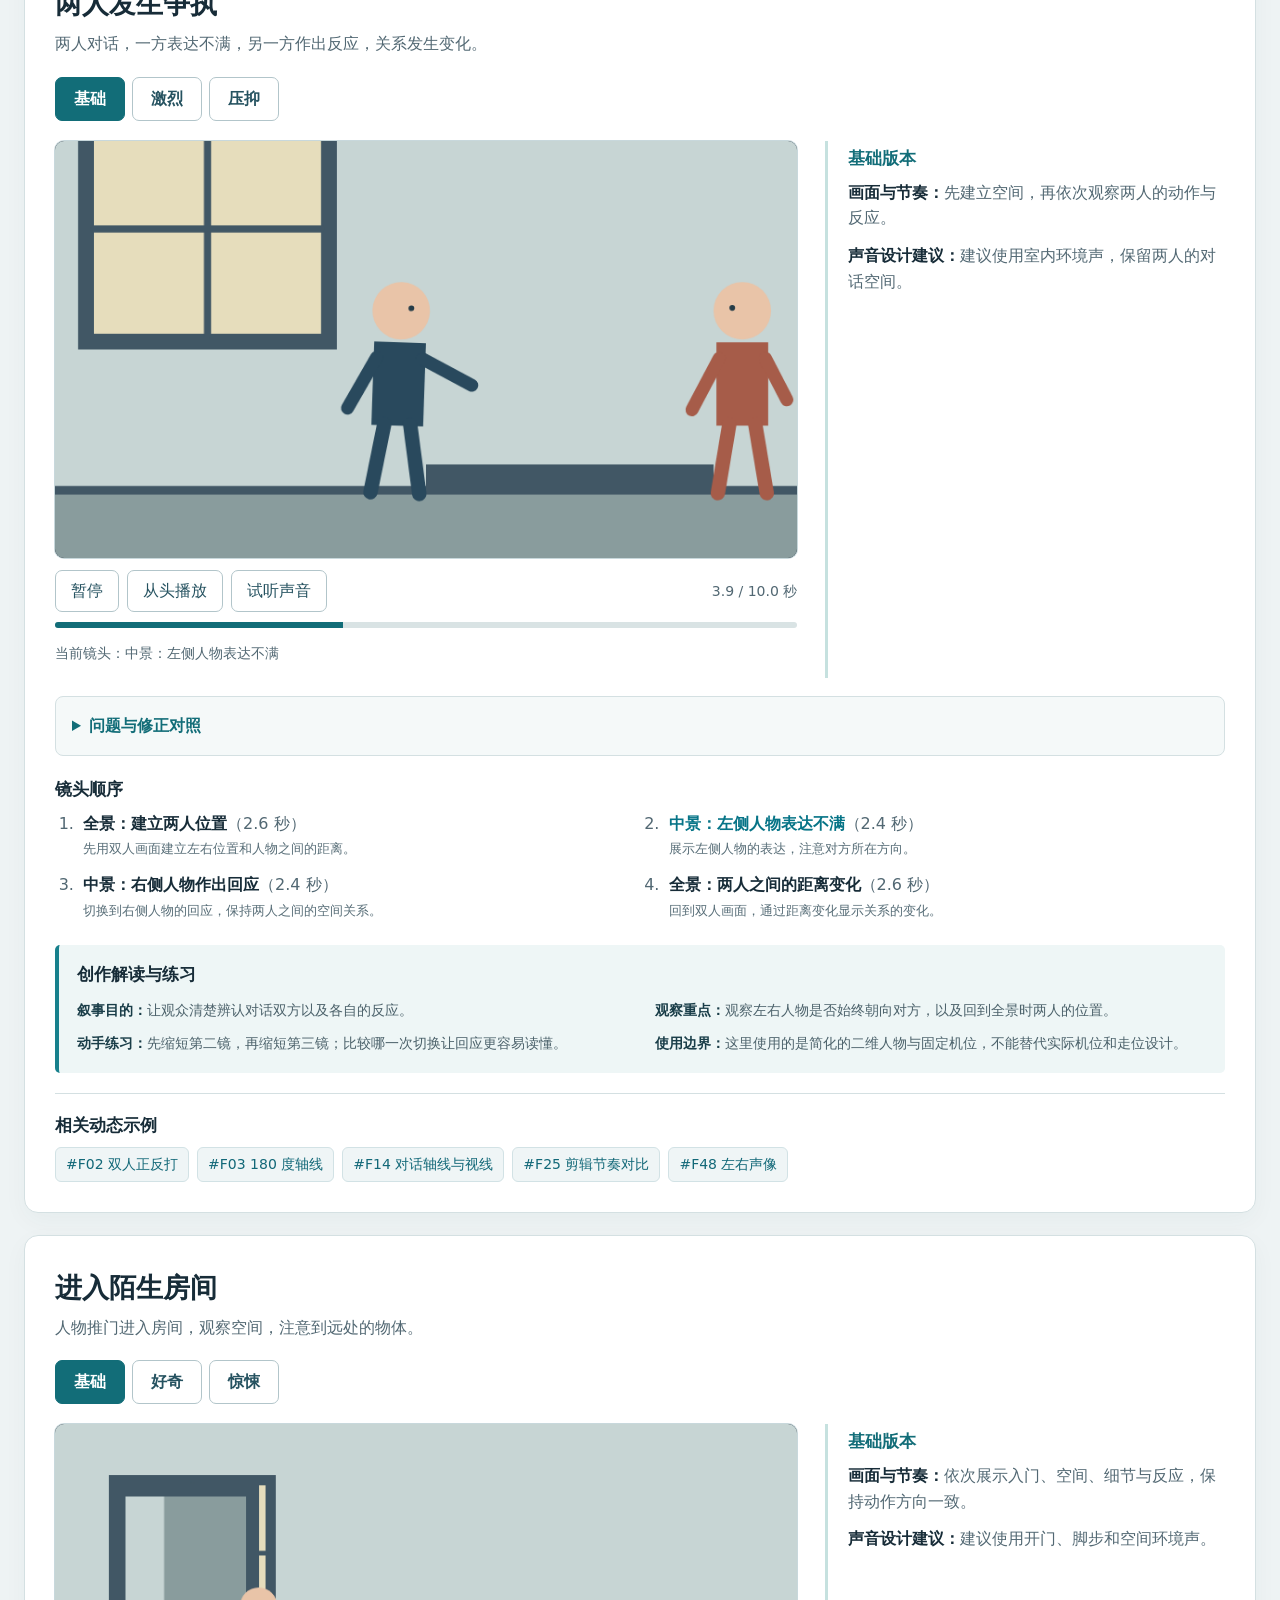
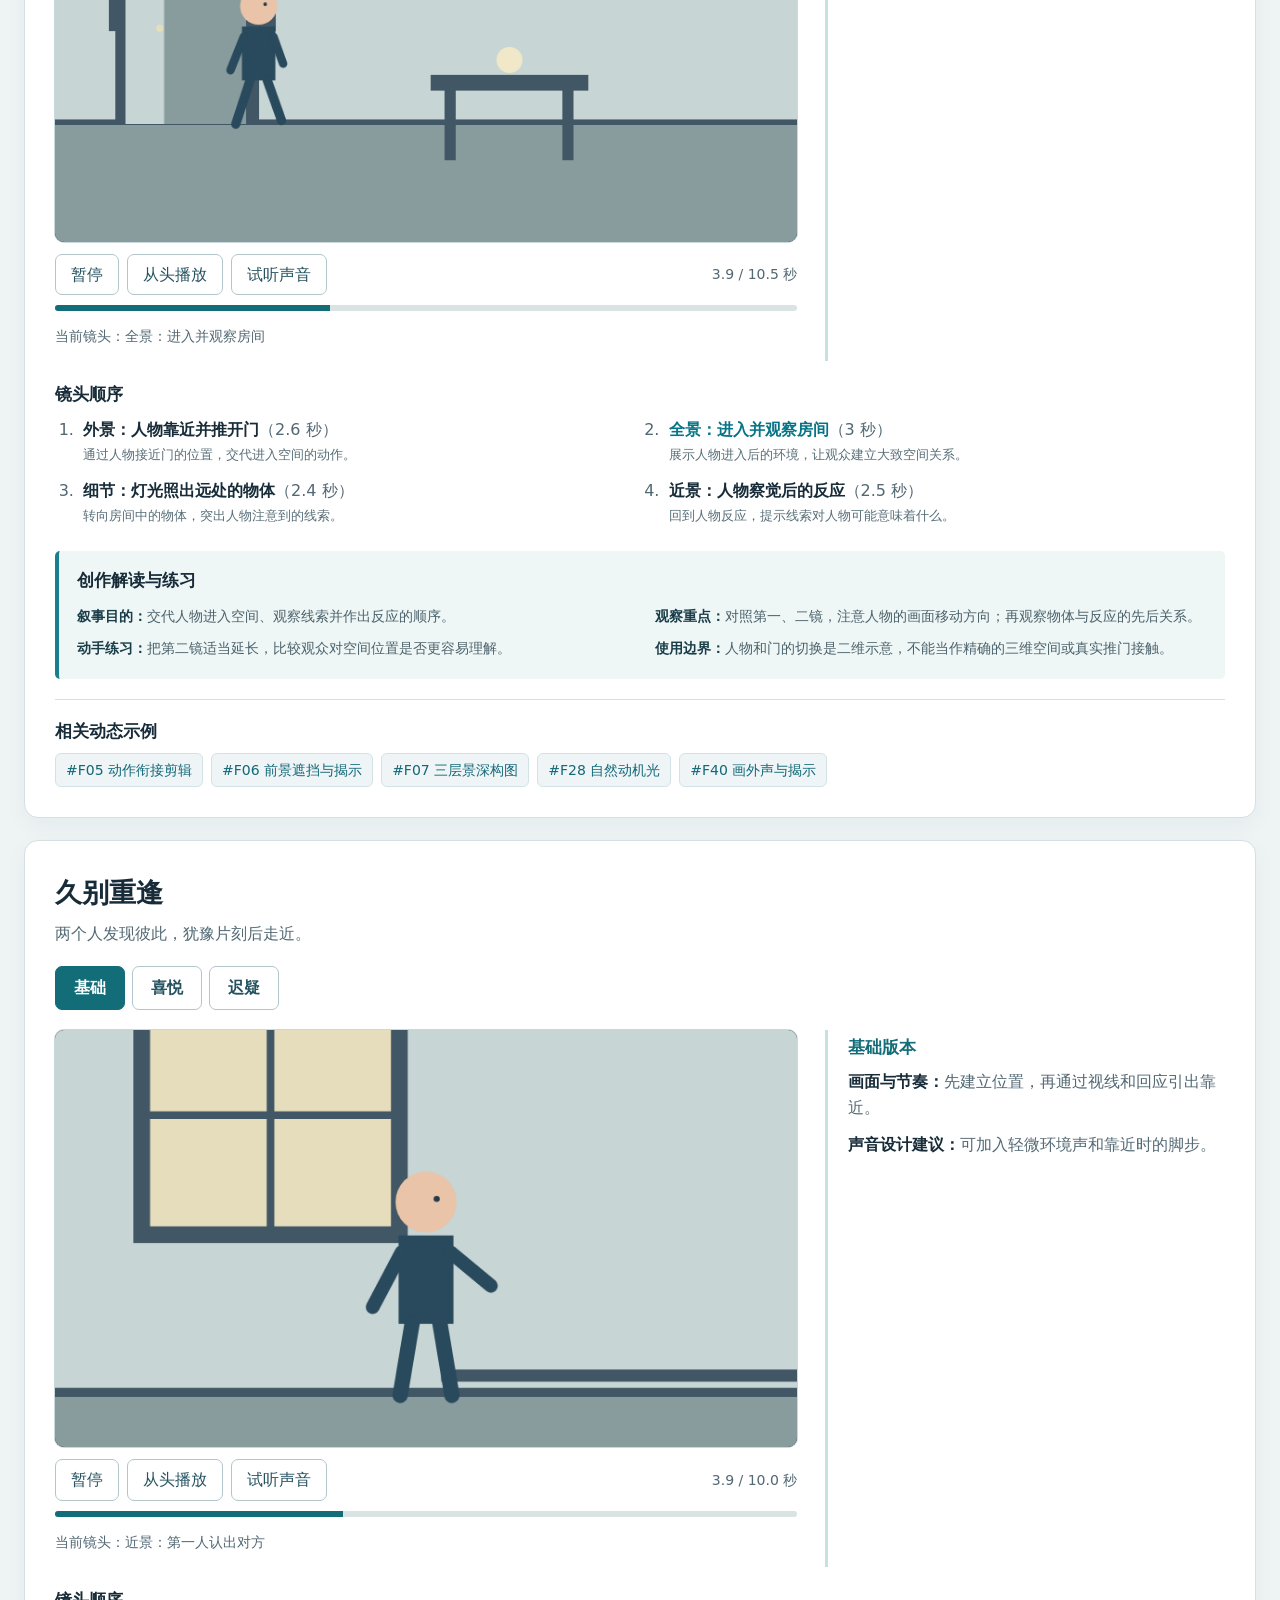
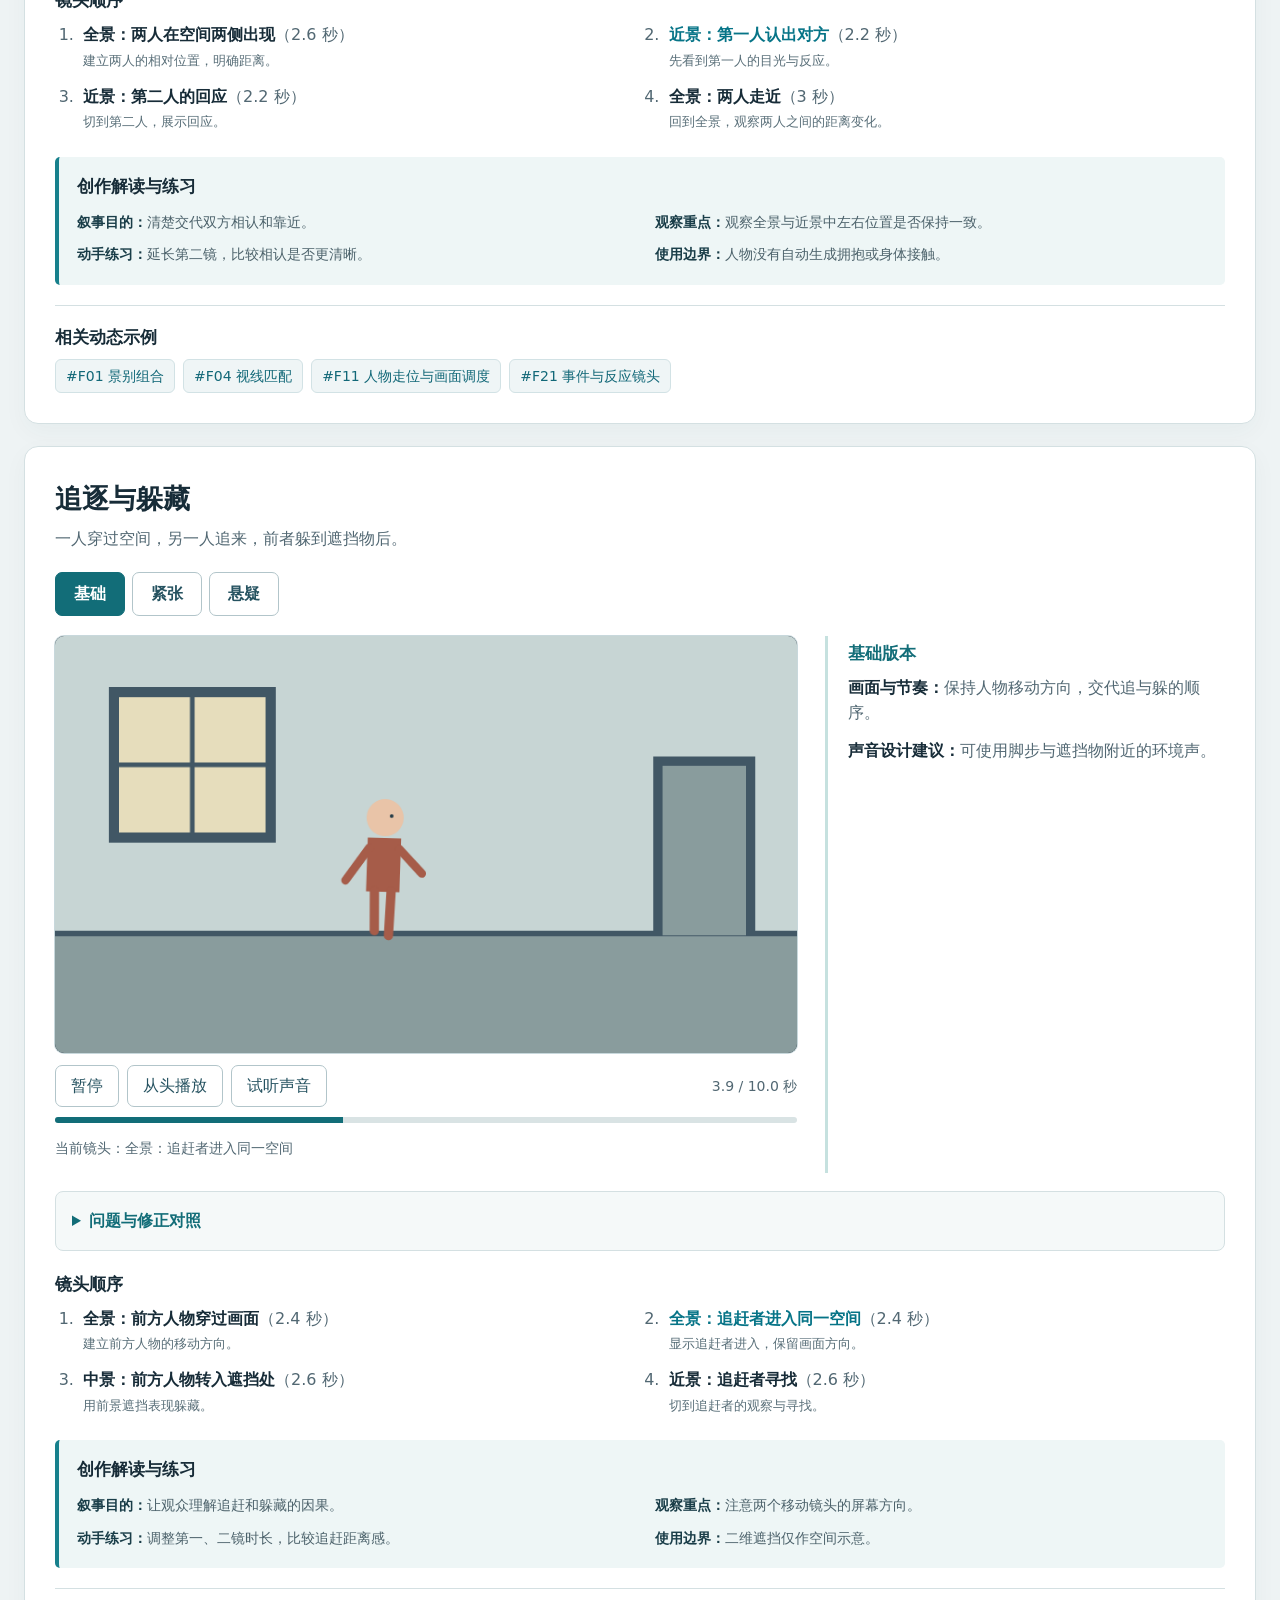
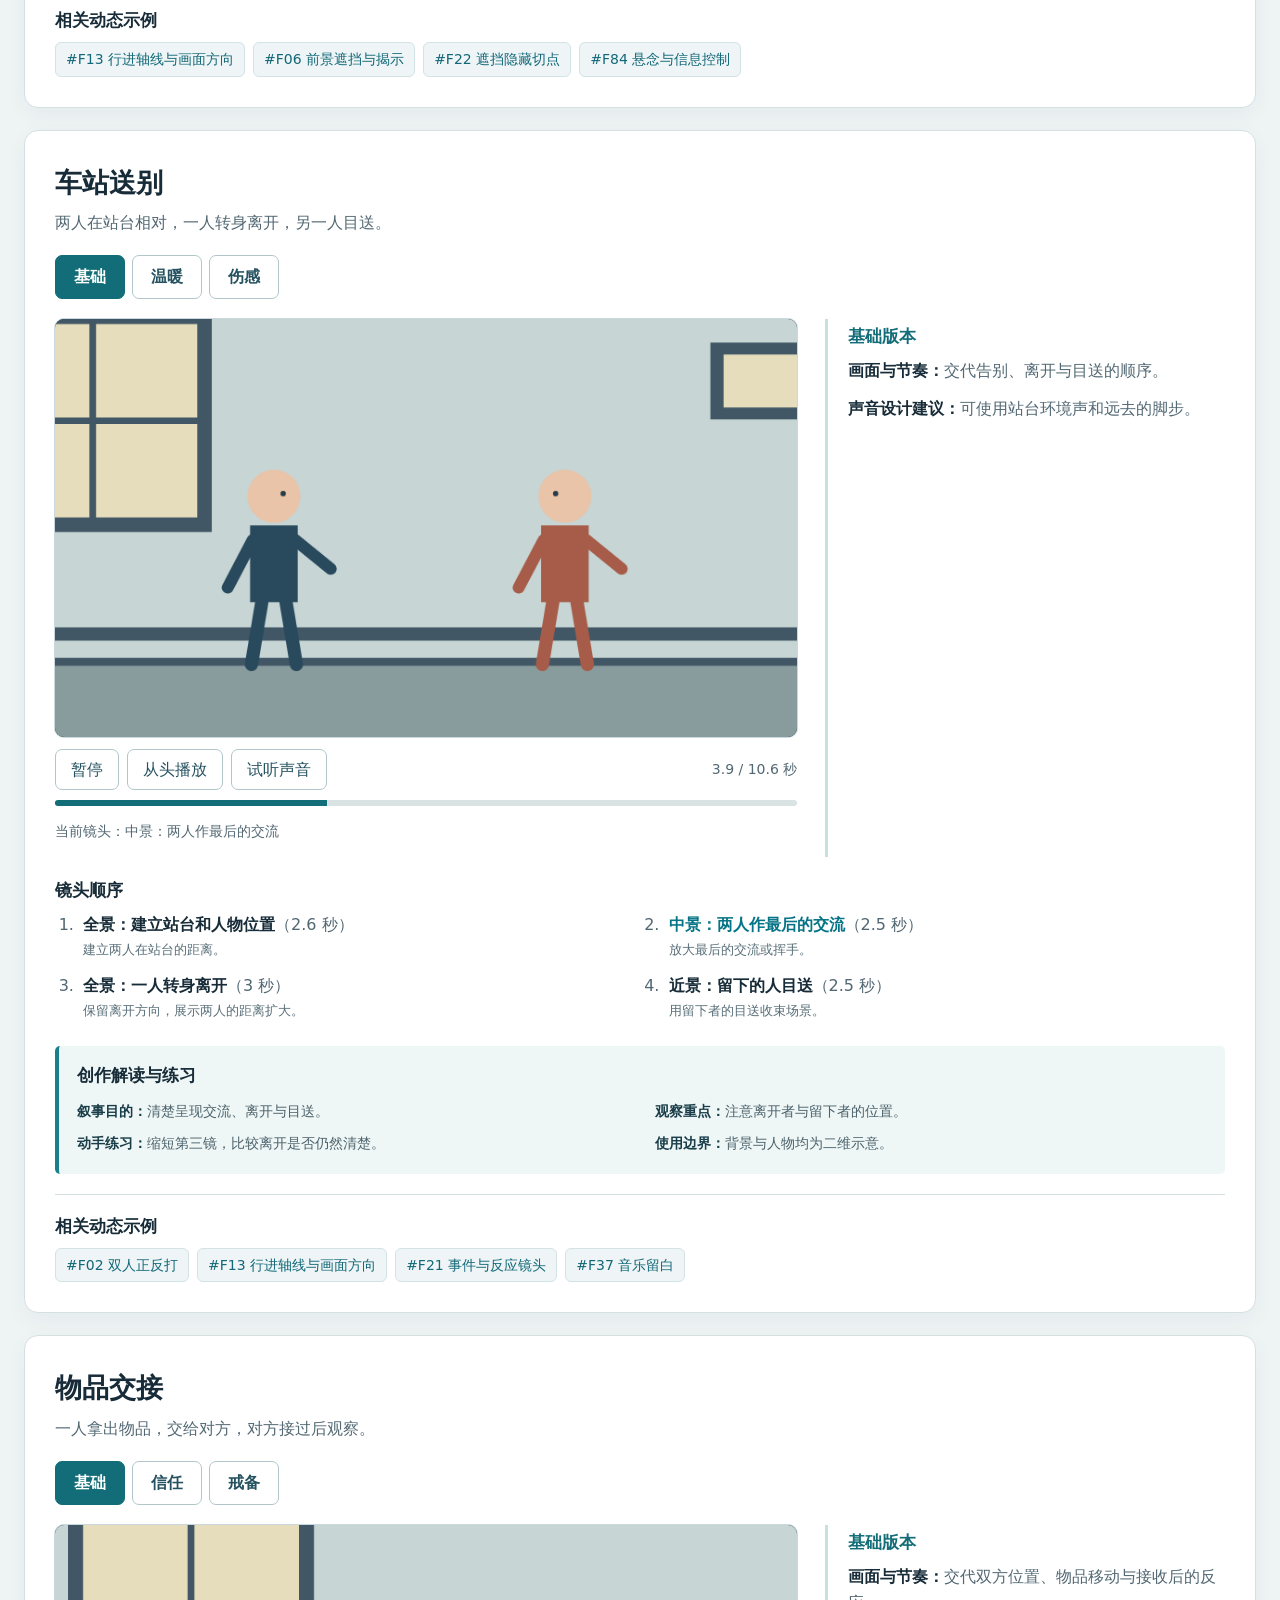
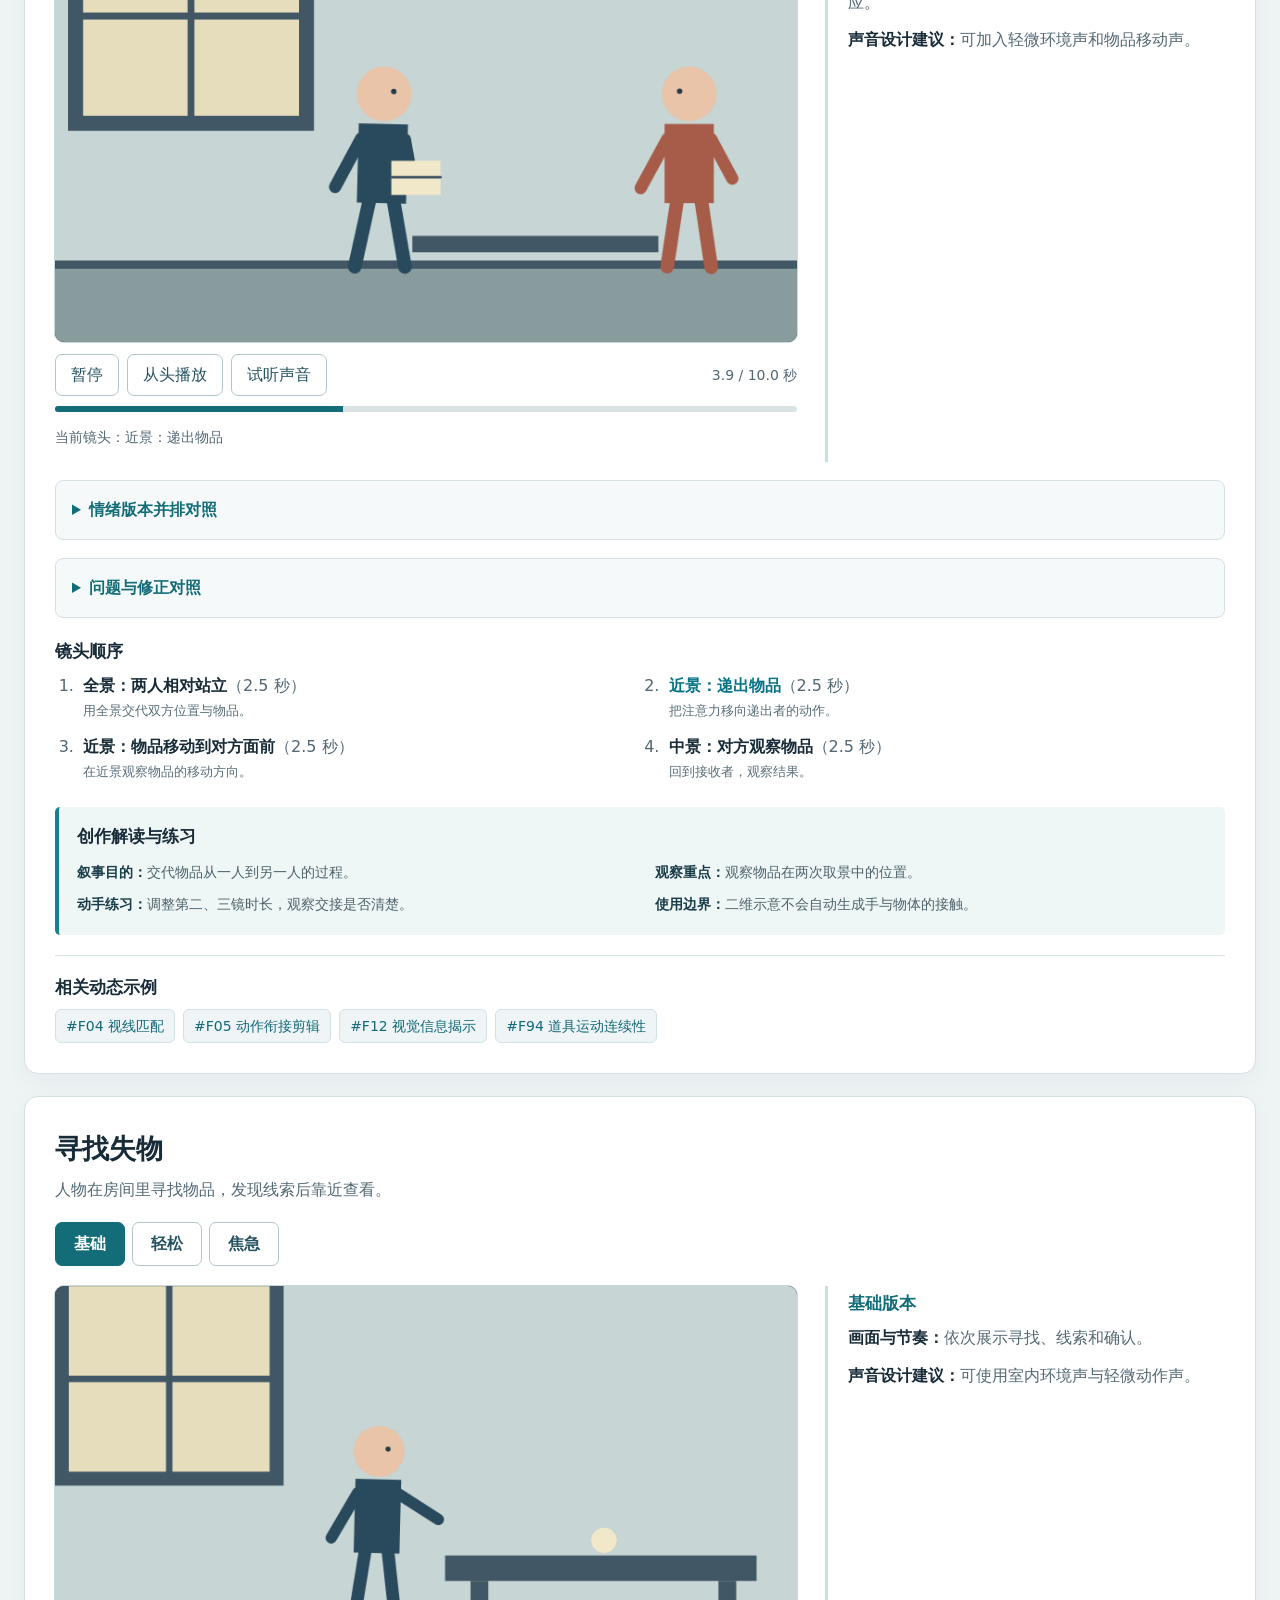
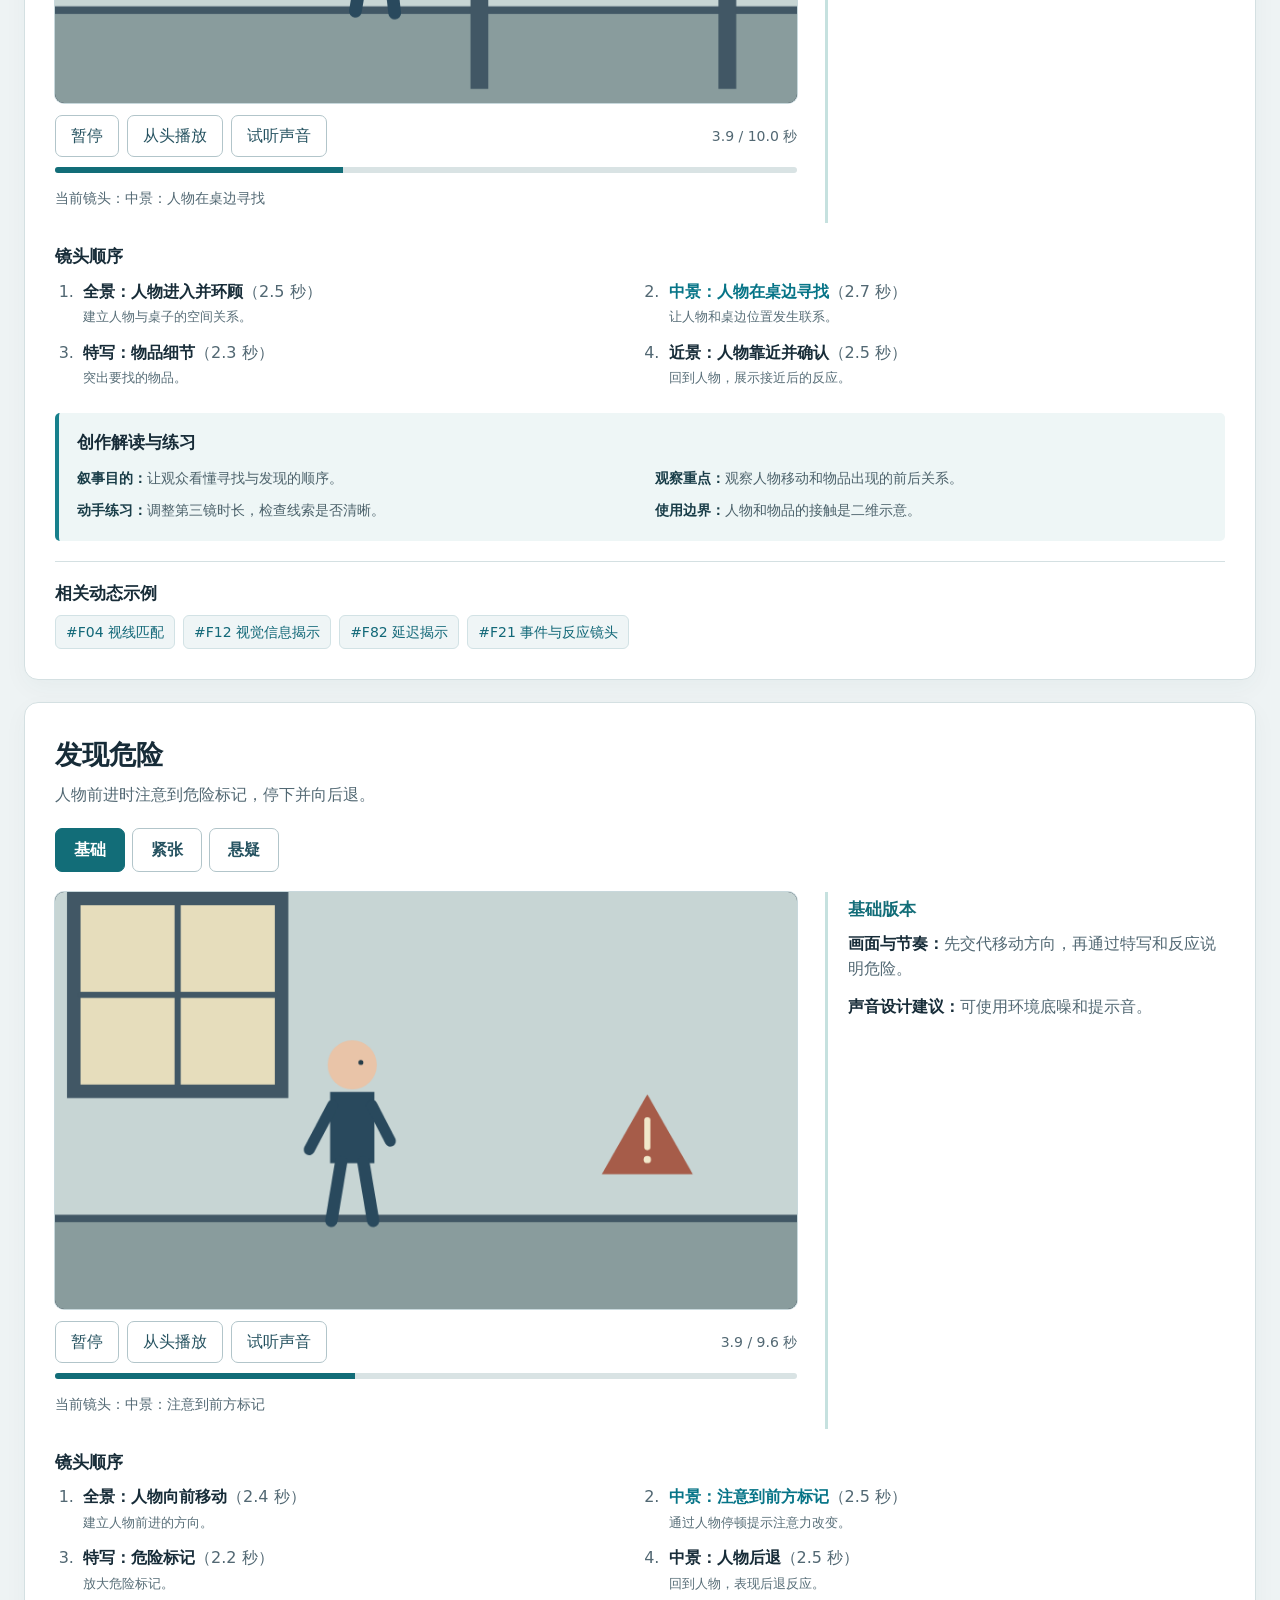
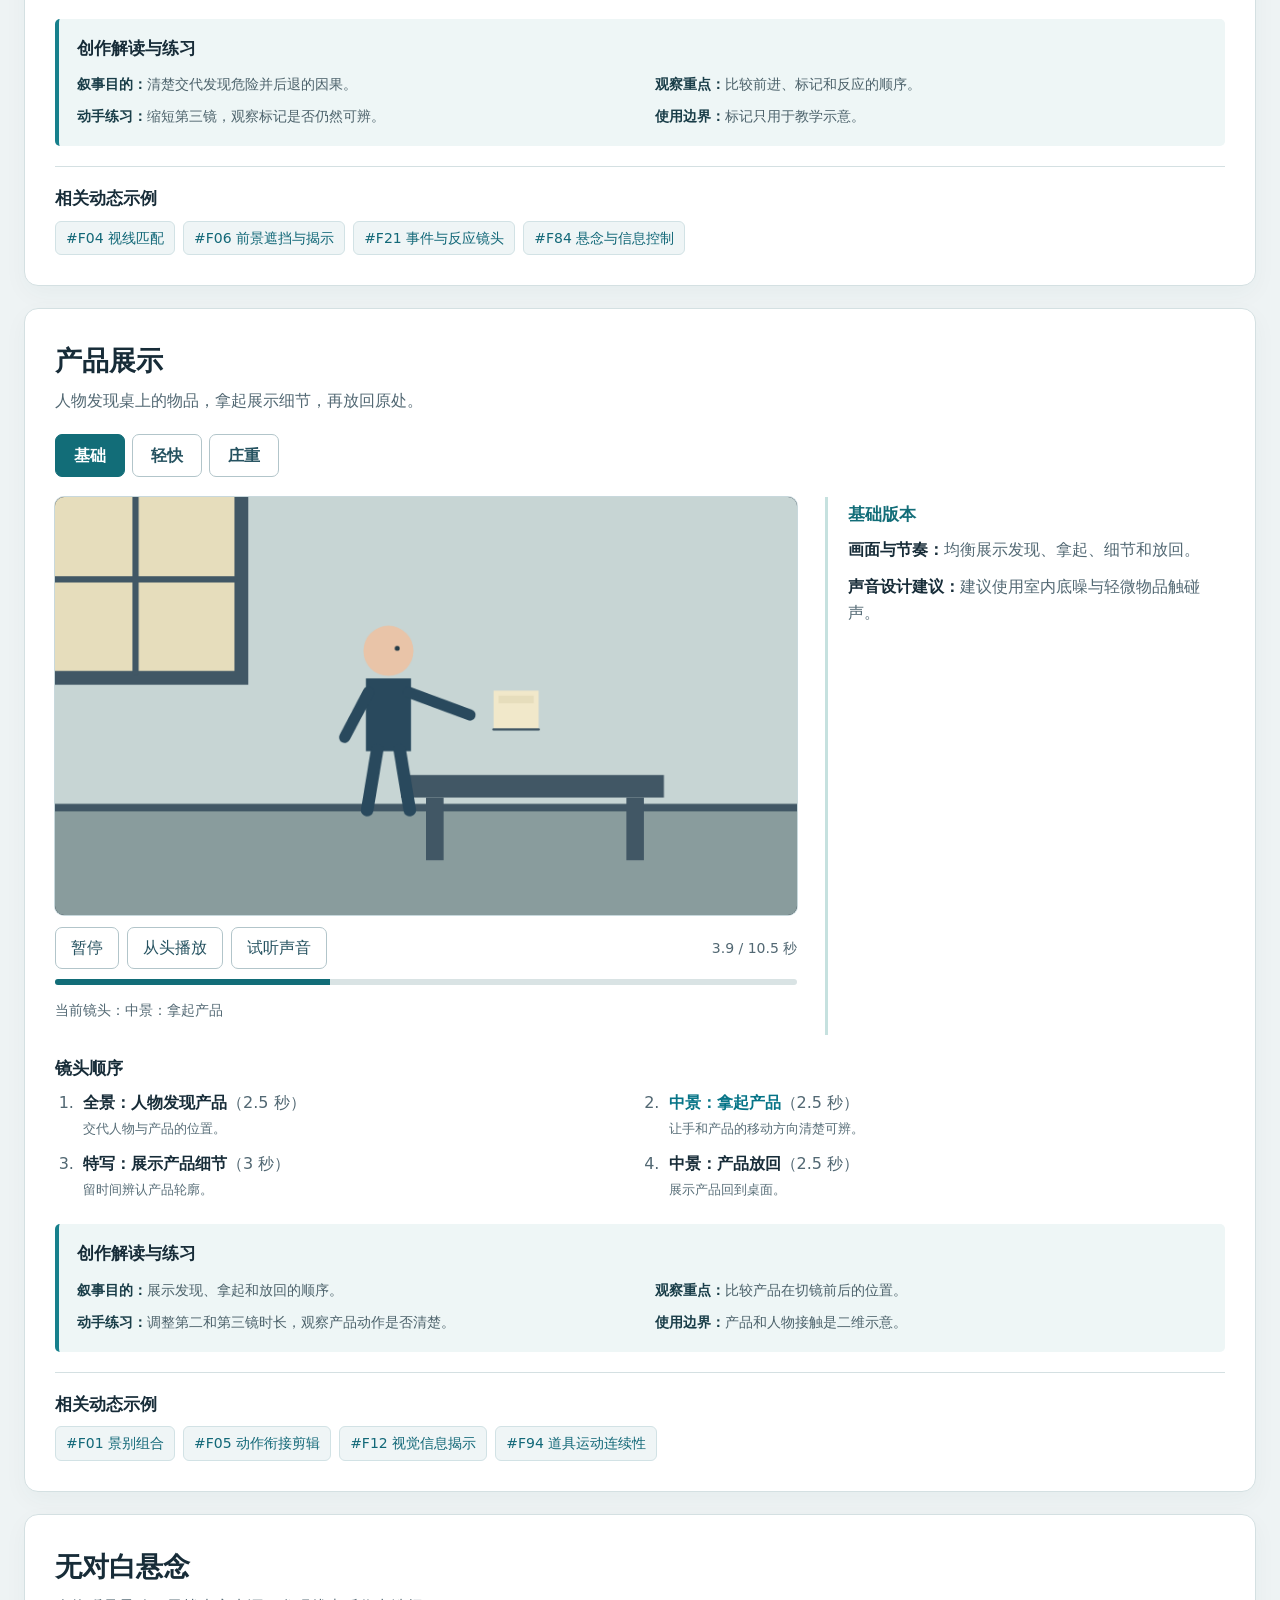
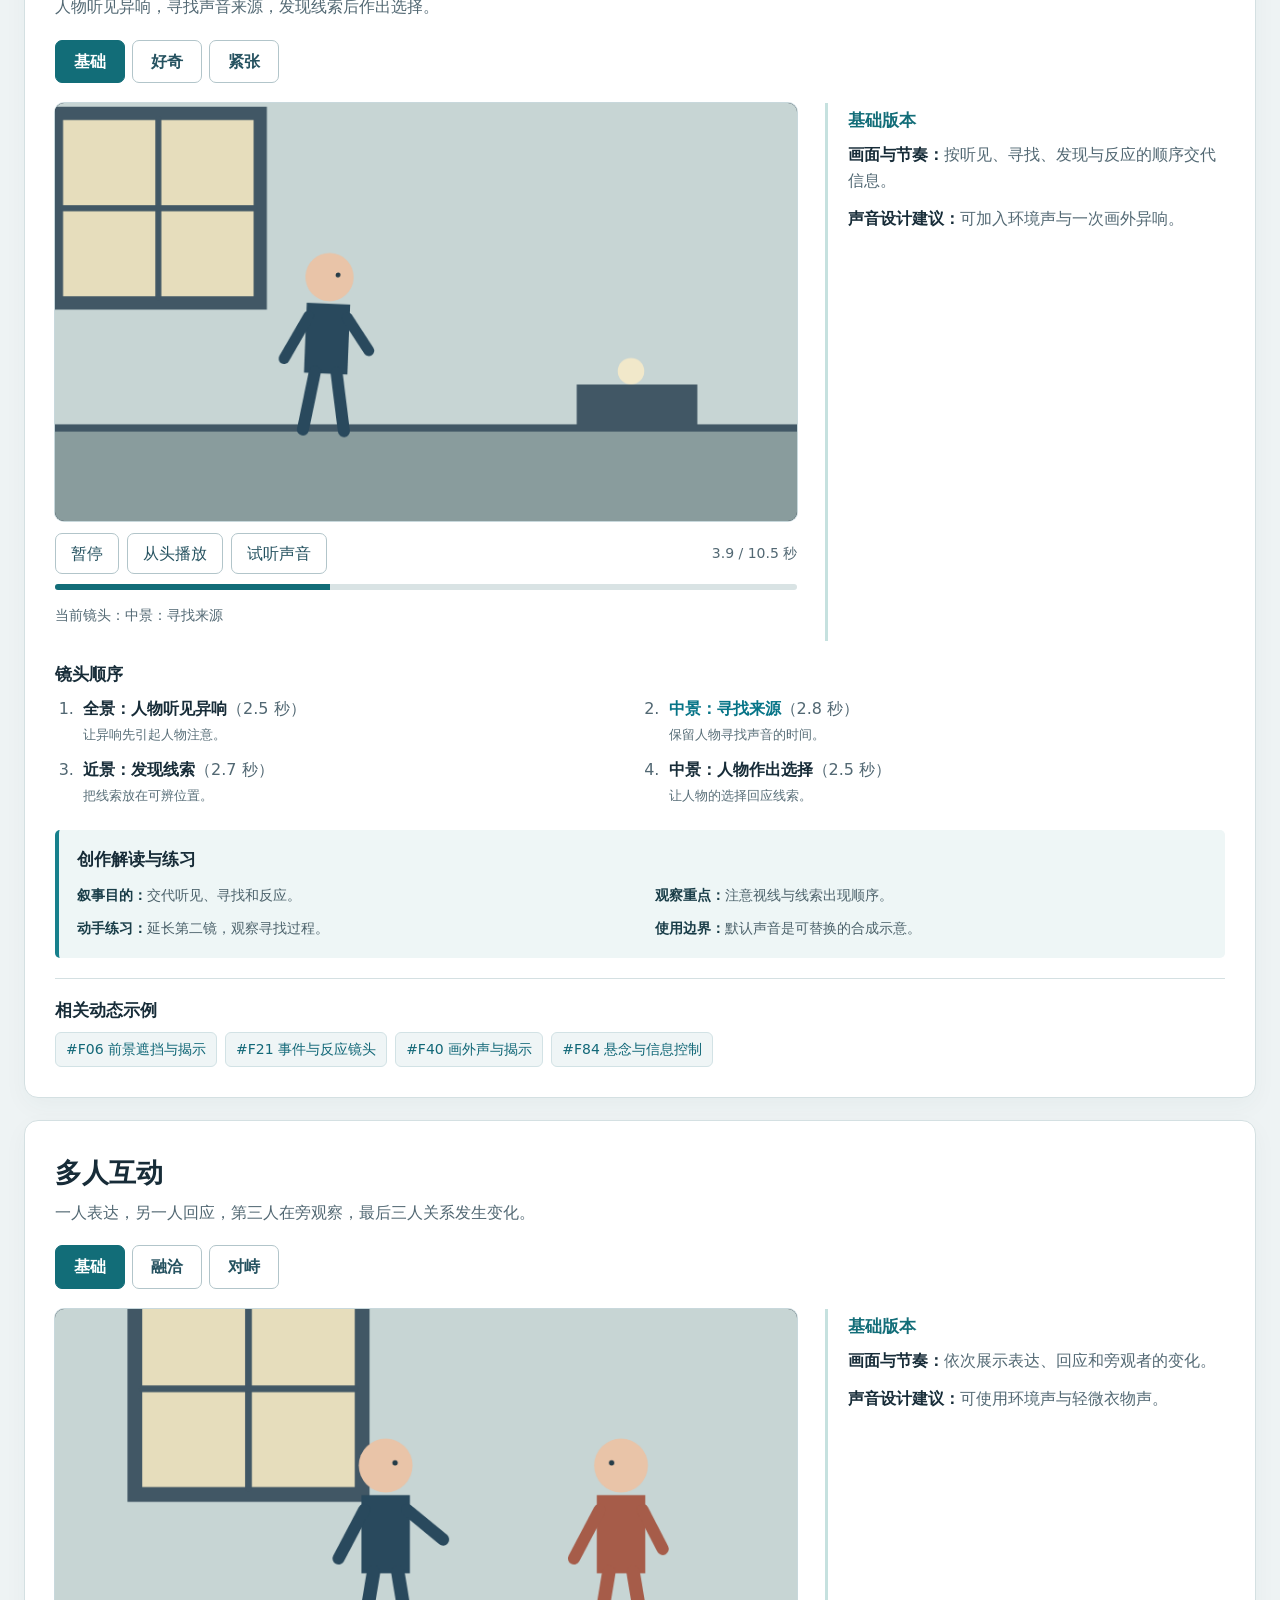
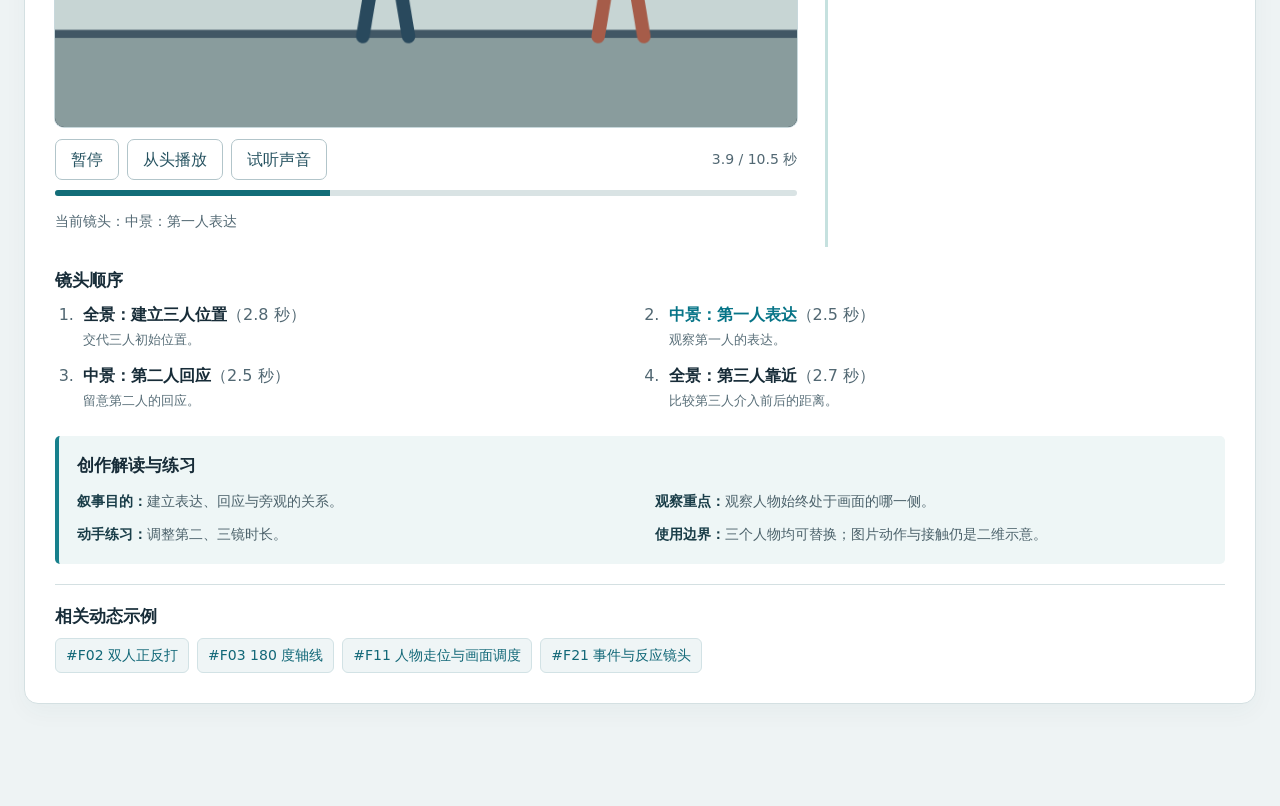
<file: scenes.html>
<!doctype html>
<html lang="zh-Hans"><head><meta charset="utf-8"><meta name="viewport" content="width=device-width, initial-scale=1"><title>完整场景案例 · 动态创意参考库</title><link rel="stylesheet" href="assets/scenes.css?v=20261104-ui1"></head>
<body><header><div class="bar"><a href="./?lang=zh-Hans&pack=cinema">← 返回影视技巧</a><strong>完整场景案例</strong></div></header><main>
<section class="intro"><h1>同一个故事，三种表达</h1><p>十二个短场景，从建立空间到人物反应。切换版本，比较同一情节在节奏、景别和光线上的变化。</p><p class="explain">切换不同情绪版本，播放动态画面和合成示意声音。练习建议中的素材替换和参数调整可在本地编辑版使用。</p></section>
<nav class="scene-nav" aria-label="选择场景"><a href="#letter">发现一封信</a><a href="#argument">两人争执</a><a href="#room">进入陌生房间</a><a href="#reunion">久别重逢</a><a href="#pursuit">追逐与躲藏</a><a href="#farewell">车站送别</a><a href="#handoff">物品交接</a><a href="#search">寻找失物</a><a href="#hazard">发现危险</a><a href="#product">产品展示</a><a href="#mysterysound">无对白悬念</a><a href="#group">多人互动</a></nav>
<div id="cases"></div></main><script src="assets/runtime.js"></script><script src="assets/principles-pack.js?v=20261101-pose1"></script><script src="assets/principles-rig-editor.js?v=20261101-pose1"></script><script src="assets/principles-joints-editor.js?v=20261101-pose1"></script><script src="assets/handoff-follow.js?v=20261101-flow1"></script><script src="assets/material-library.js?v=20261101-sound1"></script><script src="assets/scenes-audio.js?v=20261101-timeline1"></script><script src="assets/scenes-data.js?v=20261101-content3"></script><script src="assets/scenes-learning.js?v=20261101-content3"></script><script src="assets/character-actions.js?v=20261101-action1"></script><script src="assets/handoff-timeline.js?v=20261101-flow2"></script><script src="data/scenes-public.js"></script><script>window.MPMaterials.loadUser=async()=>window.MPMaterials.items;</script><script src="assets/scenes.js?v=20261101-flow2"></script></body></html>
</file>
<file: assets/site.css>
/* Motion Prompt — site styles. No build step, no external fonts. */
:root {
  --bg: #f3f1ec;
  --surface: #fbfaf7;
  --ink: #17171a;
  --muted: #65625c;
  --line: #d9d5cb;
  --line-strong: #b9b4a8;
  --accent: #c8371f;
  --accent-ink: #ffffff;
  --stage: #0f1830;
  --shade: rgba(16, 16, 20, .56);
  --font: "SF Pro Display", "Helvetica Neue", "Hiragino Sans", "Hiragino Kaku Gothic ProN", "Yu Gothic", system-ui, sans-serif;
  --mono: "SF Mono", ui-monospace, Menlo, Consolas, monospace;
  --top-h: 56px;
  color-scheme: light;
}
@media (prefers-color-scheme: dark) {
  :root:not([data-theme="light"]) {
    --bg: #101012; --surface: #19191c; --ink: #ecebe6; --muted: #a29f97; --line: #2b2b30; --line-strong: #45454c;
    --accent: #ff7a5c; --accent-ink: #1c0d08; --stage: #0b1226; --shade: rgba(0, 0, 0, .7);
    color-scheme: dark;
  }
}
:root[data-theme="dark"] {
  --bg: #101012; --surface: #19191c; --ink: #ecebe6; --muted: #a29f97; --line: #2b2b30; --line-strong: #45454c;
  --accent: #ff7a5c; --accent-ink: #1c0d08; --stage: #0b1226; --shade: rgba(0, 0, 0, .7);
  color-scheme: dark;
}

*, *::before, *::after { box-sizing: border-box; }
html { -webkit-text-size-adjust: 100%; scroll-padding-top: calc(var(--top-h) + 16px); }
@media (hover: hover) and (pointer: fine) { html { scrollbar-gutter: stable; } }
html.modal-open { overflow: hidden; }
body {
  margin: 0; background: var(--bg); color: var(--ink);
  font: 16px/1.75 var(--font); font-feature-settings: "palt"; -webkit-font-smoothing: antialiased;
  overflow-x: clip;
}
h1, h2, h3, p, ul, ol, dl, dd, pre { margin: 0; }
ul, ol { padding: 0; list-style: none; }
a { color: inherit; text-underline-offset: .2em; text-decoration-thickness: 1px; }
a:hover { color: var(--accent); }
button, input { font: inherit; color: inherit; }
button { cursor: pointer; }
[hidden] { display: none !important; }
:focus-visible { outline: 2px solid var(--accent); outline-offset: 3px; border-radius: 4px; }
.sr { position: absolute; width: 1px; height: 1px; margin: -1px; overflow: hidden; clip-path: inset(50%); white-space: nowrap; }
.wrap { width: 100%; max-width: 1408px; margin-inline: auto; padding-inline: 24px; }
.skip { position: absolute; left: 12px; top: -60px; z-index: 50; background: var(--ink); color: var(--bg); padding: 8px 14px; border-radius: 6px; text-decoration: none; }
.skip:focus { top: 10px; color: var(--bg); }

/* ---------- header ---------- */
.top { position: sticky; top: 0; z-index: 20; height: var(--top-h); background: var(--bg); border-bottom: 1px solid var(--line); }
.top-in { height: 100%; display: flex; align-items: center; justify-content: space-between; gap: 16px; }
.logo { font-weight: 700; font-size: 17px; letter-spacing: -.01em; text-decoration: none; white-space: nowrap; }
.logo:hover { color: inherit; }
.top-nav { display: flex; align-items: center; gap: 6px; }
.top-link { font-size: 14px; text-decoration: none; padding: 6px 10px; border-radius: 6px; white-space: nowrap; }
.top-link:hover { background: var(--surface); color: var(--ink); }
.seg { display: flex; border: 1px solid var(--line-strong); border-radius: 7px; overflow: hidden; margin-left: 6px; }
.seg-b { border: 0; background: transparent; padding: 5px 9px; font: 600 12px/1.4 var(--mono); letter-spacing: .04em; color: var(--muted); }
.seg-b[aria-pressed="true"] { background: var(--ink); color: var(--bg); }
.seg-b:focus-visible { outline-offset: -2px; }
.icon-b { display: inline-grid; place-items: center; width: 34px; height: 34px; border: 1px solid transparent; border-radius: 7px; background: transparent; color: var(--ink); flex: none; }
.icon-b:hover { background: var(--surface); border-color: var(--line); }
.icon-b:disabled { opacity: .3; cursor: default; }
.i-sun { display: none; }
:root[data-theme="dark"] .i-sun { display: block; }
:root[data-theme="dark"] .i-moon { display: none; }
@media (prefers-color-scheme: dark) {
  :root:not([data-theme="light"]) .i-sun { display: block; }
  :root:not([data-theme="light"]) .i-moon { display: none; }
}

/* ---------- hero ---------- */
.hero { display: grid; grid-template-columns: minmax(0, 1.15fr) minmax(0, 1fr); gap: 56px; padding-block: 72px 64px; align-items: end; }
.eyebrow { font-size: 14px; color: var(--muted); letter-spacing: .04em; margin-bottom: 20px; }
h1 { font-size: clamp(40px, 6.1vw, 92px); line-height: 1.1; letter-spacing: -.035em; font-weight: 700; word-break: keep-all; overflow-wrap: anywhere; }
:lang(en) h1 { letter-spacing: -.04em; line-height: 1.02; word-break: normal; overflow-wrap: normal; font-size: clamp(40px, 5.6vw, 84px); }
.lead { margin-top: 28px; max-width: 34em; font-size: 17px; color: var(--ink); }
.facts { display: flex; gap: 36px; margin-top: 36px; }
.facts dt { font-size: 12px; color: var(--muted); letter-spacing: .06em; }
.facts dd { font: 600 30px/1.2 var(--mono); letter-spacing: -.03em; }
.hero-install { display: grid; grid-template-columns: minmax(0, 1fr); gap: 14px; min-width: 0; }
.install { border: 1px solid var(--line); border-radius: 12px; background: var(--surface); padding: 20px 22px 22px; }
.install-h { font-size: 15px; font-weight: 700; }
.install-p { font-size: 13.5px; line-height: 1.7; color: var(--muted); margin-top: 4px; }
.copyfield { display: flex; align-items: center; gap: 10px; margin-top: 14px; padding: 8px 8px 8px 14px; border: 1px solid var(--line-strong); border-radius: 9px; background: var(--bg); }
.copyfield code { flex: 1; min-width: 0; font: 14px/1.5 var(--mono); overflow-x: auto; white-space: nowrap; scrollbar-width: none; }
.copyfield code::-webkit-scrollbar { display: none; }
.copyfield-text { align-items: flex-start; }
.copyfield-text p { flex: 1; min-width: 0; font-size: 13.5px; line-height: 1.7; padding-block: 4px; overflow-wrap: anywhere; }

/* ---------- buttons ---------- */
.btn { display: inline-flex; align-items: center; justify-content: center; gap: 8px; border: 1px solid var(--line-strong); border-radius: 8px; background: var(--surface); padding: 9px 16px; font-size: 14px; font-weight: 600; line-height: 1.4; white-space: nowrap; transition: background .15s, border-color .15s; }
.btn:hover { border-color: var(--ink); }
.btn-s { padding: 6px 12px; font-size: 13px; flex: none; }
.btn-ghost { background: transparent; }
.btn-main { background: var(--accent); border-color: var(--accent); color: var(--accent-ink); padding: 13px 18px; font-size: 15px; }
.btn-main:hover { border-color: var(--accent); filter: brightness(1.08); }
.btn.is-done { border-color: var(--ink); }
.i-play { display: none; }
.playtoggle[aria-pressed="false"] .i-play { display: block; }
.playtoggle[aria-pressed="false"] .i-pause { display: none; }

/* ---------- filter bar ---------- */
.tools { position: sticky; top: var(--top-h); z-index: 10; background: var(--bg); border-block: 1px solid var(--line); }
.tools-in { display: grid; grid-template-columns: minmax(0, 1fr) auto; align-items: center; gap: 10px 20px; padding-block: 12px; }
.chips { display: flex; gap: 6px; overflow-x: auto; scrollbar-width: none; padding: 3px; margin: -3px; }
.chips::-webkit-scrollbar { display: none; }
.chips-sub { grid-column: 1 / -1; }
@media (min-width: 1021px) { .chips { flex-wrap: wrap; overflow: visible; } .tools-in { align-items: start; } }
.chip { flex: none; border: 1px solid var(--line-strong); border-radius: 999px; background: transparent; padding: 6px 14px; font-size: 13.5px; line-height: 1.5; white-space: nowrap; color: var(--ink); }
.chip:hover { border-color: var(--ink); }
.chip[aria-pressed="true"] { background: var(--ink); border-color: var(--ink); color: var(--bg); }
.chip small { font: 11.5px var(--mono); opacity: .65; margin-left: 6px; }
.chips-sub .chip { border-color: var(--line); font-size: 13px; padding: 4px 12px; }
.chips-sub .chip[aria-pressed="true"] { background: transparent; color: var(--ink); border-color: var(--ink); box-shadow: inset 0 0 0 1px var(--ink); }
.tools-side { display: flex; align-items: center; gap: 8px; }
.search { display: flex; align-items: center; gap: 8px; width: 250px; border: 1px solid var(--line-strong); border-radius: 8px; background: var(--surface); padding: 0 12px; color: var(--muted); }
.search:focus-within { border-color: var(--ink); outline: 2px solid var(--accent); outline-offset: 2px; }
.search input { flex: 1; min-width: 0; border: 0; background: transparent; padding: 8px 0; font-size: 14px; color: var(--ink); outline: 0; }
.search input::placeholder { color: var(--muted); opacity: 1; }
.search svg { flex: none; }

/* ---------- gallery ---------- */
.gallery { scroll-margin-top: var(--top-h); }
.count { font: 12.5px/1.5 var(--mono); color: var(--muted); padding-top: 22px; min-height: 42px; }
.pack { padding-block: 26px 34px; }
.pack + .pack { border-top: 1px solid var(--line); }
.pack-h { display: flex; align-items: baseline; flex-wrap: wrap; gap: 4px 16px; margin-bottom: 22px; }
.pack-h h3 { font-size: clamp(22px, 2.3vw, 30px); line-height: 1.3; letter-spacing: -.02em; font-weight: 700; }
.pack-h span { font: 13px var(--mono); color: var(--muted); }
.tiles { display: grid; grid-template-columns: repeat(auto-fill, minmax(296px, 1fr)); gap: 28px 20px; }
.tile { display: block; text-decoration: none; border-radius: 10px; }
.tile:hover { color: inherit; }
.tile-stage { display: block; border-radius: 10px; overflow: hidden; background: var(--stage); box-shadow: 0 0 0 1px var(--line); transition: box-shadow .15s, transform .2s; }
.tile:hover .tile-stage { box-shadow: 0 0 0 2px var(--ink); }
.tile:focus-visible { outline-offset: 5px; }
.tile canvas, .d-stage canvas { display: block; width: 100%; height: auto; }
.tile-cap { display: grid; grid-template-columns: auto minmax(0, 1fr); column-gap: 10px; align-items: baseline; padding: 10px 2px 0; }
.tile-id { font: 12.5px/1.6 var(--mono); color: var(--muted); grid-row: span 2; }
.tile-name { font-size: 15px; font-weight: 600; line-height: 1.45; }
.tile-sub { font-size: 12.5px; line-height: 1.5; color: var(--muted); }
.tile.is-broken .tile-stage { display: grid; place-items: center; }
.empty { padding: 56px 0 96px; color: var(--muted); }

/* ---------- how to ---------- */
.how { padding-block: 96px 88px; border-top: 1px solid var(--line); margin-top: 24px; scroll-margin-top: var(--top-h); }
.sec-h { font-size: clamp(34px, 4.6vw, 60px); line-height: 1.15; letter-spacing: -.03em; font-weight: 700; }
.steps { display: grid; grid-template-columns: repeat(3, minmax(0, 1fr)); gap: 32px; margin-top: 48px; }
.steps li { border-top: 2px solid var(--ink); padding-top: 18px; }
.step-n { display: block; font: 600 44px/1 var(--mono); letter-spacing: -.04em; color: var(--accent); }
.steps h3 { font-size: 21px; line-height: 1.4; margin-top: 16px; }
.steps p { margin-top: 8px; font-size: 15px; color: var(--muted); }
.how-more { display: grid; grid-template-columns: repeat(2, minmax(0, 1fr)); gap: 48px; margin-top: 72px; }
.how-col h3 { font-size: 19px; line-height: 1.5; }
.how-col p { margin-top: 10px; font-size: 15px; color: var(--muted); }
.how-col p a { color: var(--ink); }
.how-own { margin-top: 28px; font-size: 15px; color: var(--muted); }
.how-own a { color: var(--ink); }
.how-own + .how-own { margin-top: 10px; }
.says { margin-top: 18px; display: grid; gap: 10px; }
.says li { position: relative; border: 1px solid var(--line); border-radius: 4px 12px 12px 12px; background: var(--surface); padding: 11px 16px; font-size: 14.5px; line-height: 1.6; }

/* ---------- footer ---------- */
.foot { border-top: 1px solid var(--line); padding-block: 36px 56px; font-size: 13.5px; color: var(--muted); }
.foot-in { display: grid; gap: 6px; }
.foot strong { color: var(--ink); }
.foot a { color: var(--ink); }
.foot-links { display: flex; flex-wrap: wrap; gap: 6px 18px; margin-bottom: 8px; font-size: 14.5px; }

/* ---------- detail ---------- */
.detail { width: min(1080px, calc(100vw - 48px)); max-width: none; max-height: calc(100dvh - 48px); padding: 0; border: 1px solid var(--line); border-radius: 14px; background: var(--bg); color: var(--ink); overflow: auto; overscroll-behavior: contain; }
.detail::backdrop { background: var(--shade); }
.detail[open] { animation: d-in .22s cubic-bezier(.2, .8, .2, 1); }
@keyframes d-in { from { opacity: 0; transform: translateY(14px); } }
.d-bar { position: sticky; top: 0; z-index: 2; display: flex; align-items: center; justify-content: space-between; gap: 12px; padding: 8px 10px 8px 20px; background: var(--bg); border-bottom: 1px solid var(--line); }
.d-id { display: flex; align-items: baseline; gap: 12px; min-width: 0; font: 600 15px/1.4 var(--mono); }
.d-where { font: 12.5px/1.4 var(--font); color: var(--muted); white-space: nowrap; overflow: hidden; text-overflow: ellipsis; }
.d-nav { display: flex; gap: 2px; flex: none; }
#d-play { margin-right: 10px; }
.d-body { display: grid; grid-template-columns: minmax(0, 1.2fr) minmax(0, 1fr); grid-template-areas: "stage side" "head side" "main side"; grid-template-rows: auto auto 1fr; gap: 0 36px; padding: 24px 28px 32px; }
.d-stage { grid-area: stage; background: var(--stage); border-radius: 10px; overflow: hidden; box-shadow: 0 0 0 1px var(--line); }
.d-head { grid-area: head; padding-top: 22px; }
.d-main { grid-area: main; }
.d-side { grid-area: side; }
.d-head h2 { font-size: clamp(26px, 3vw, 38px); line-height: 1.25; letter-spacing: -.025em; outline: 0; }
.d-sub { color: var(--muted); font-size: 15px; margin-top: 2px; }
.d-meaning { margin-top: 14px; font-size: 18px; font-weight: 600; }
.d-meaning + .d-summary { margin-top: 6px; color: var(--muted); }
.d-summary { margin-top: 14px; font-size: 16px; }
.d-ask { border: 1px solid var(--line); border-radius: 4px 12px 12px 12px; background: var(--surface); padding: 11px 16px; font-size: 15px; line-height: 1.6; }
.d-main h3 { margin-top: 26px; font-size: 12.5px; letter-spacing: .08em; color: var(--muted); font-weight: 600; }
.d-main h3 + * { margin-top: 8px; }
.d-spec li { position: relative; padding-left: 18px; font-size: 15px; line-height: 1.7; }
.d-spec li + li { margin-top: 4px; }
.d-related-list { display: flex; flex-wrap: wrap; gap: 6px 16px; margin-top: 8px; }
.d-related-list a { color: var(--accent); text-decoration: underline; text-underline-offset: 3px; }
.d-spec li::before { content: ""; position: absolute; left: 2px; top: .78em; width: 7px; height: 2px; background: var(--accent); }
#d-use { font-size: 15px; }
.d-tags { display: flex; flex-wrap: wrap; gap: 6px; margin-top: 24px; }
.d-tags li { font: 12px/1.5 var(--mono); color: var(--muted); border: 1px solid var(--line); border-radius: 5px; padding: 2px 8px; }
.d-side { display: grid; grid-template-columns: 1fr 1fr; gap: 10px; align-content: start; min-width: 0; }
.d-side .btn-main { grid-column: 1 / -1; }
.d-side .btn:not(.btn-main) { grid-column: 1 / -1; }
.d-prompt, .d-code pre { grid-column: 1 / -1; font: 12.5px/1.7 var(--mono); border: 1px solid var(--line); border-radius: 9px; background: var(--surface); padding: 14px 16px; overflow: auto; }
.d-prompt { white-space: pre-wrap; overflow-wrap: anywhere; max-height: 300px; font-family: var(--font); font-size: 13px; color: var(--ink); }
.d-code { grid-column: 1 / -1; min-width: 0; }
.d-code summary { cursor: pointer; font-size: 13.5px; padding: 4px 2px; width: fit-content; }
.d-code pre { margin-top: 8px; max-height: 340px; white-space: pre; tab-size: 2; }
.d-links { grid-column: 1 / -1; display: flex; flex-wrap: wrap; gap: 4px 18px; font-size: 13px; color: var(--muted); }

/* ---------- picking: tile and detail toggles, the tray at the bottom ---------- */
.tile-box { position: relative; min-width: 0; }
.tile-pick { position: absolute; top: 8px; right: 8px; z-index: 1; display: inline-flex; align-items: center; gap: 6px; min-height: 30px; border: 1px solid var(--line-strong); border-radius: 999px; background: var(--surface); color: var(--ink); padding: 3px 12px 3px 6px; font-size: 12.5px; font-weight: 600; line-height: 1.4; box-shadow: 0 1px 4px rgba(0, 0, 0, .2); }
.tile-pick:hover { border-color: var(--ink); }
.tile-pick[aria-pressed="true"] { border-color: var(--accent); }
.pick-box { display: inline-grid; place-items: center; width: 18px; height: 18px; flex: none; border: 1.5px solid var(--line-strong); border-radius: 5px; background: var(--bg); color: transparent; }
[aria-pressed="true"] > .pick-box { background: var(--accent); border-color: var(--accent); color: var(--accent-ink); }
.tile-box.is-picked .tile-stage, .tile-box.is-picked .tile:hover .tile-stage { box-shadow: 0 0 0 3px var(--accent); }
.btn-pick[aria-pressed="true"] { border-color: var(--accent); box-shadow: inset 0 0 0 1px var(--accent); }
.btn:disabled { opacity: .45; cursor: default; }
.btn:disabled:hover { border-color: var(--line-strong); }
.btn-main:disabled:hover { border-color: var(--accent); filter: none; }

.tray { position: fixed; left: 0; right: 0; bottom: 0; z-index: 30; background: var(--surface); border-top: 1px solid var(--line-strong); box-shadow: 0 -8px 24px rgba(0, 0, 0, .1); padding-bottom: env(safe-area-inset-bottom, 0px); }
html.has-tray body { padding-bottom: var(--tray-h, 0px); }
html.has-tray { scroll-padding-bottom: calc(var(--tray-h, 0px) + 16px); }
.tray-in { padding-block: 10px 12px; }
.tray-top { display: flex; align-items: center; gap: 6px 14px; }
.tray-toggle { display: inline-flex; align-items: center; gap: 8px; border: 0; border-radius: 6px; background: transparent; padding: 6px 4px; font-size: 15px; font-weight: 700; white-space: nowrap; }
.tray-chev { transition: transform .15s; }
.tray-toggle[aria-expanded="true"] .tray-chev { transform: rotate(180deg); }
.tray-wait { flex: 1; min-width: 0; font-size: 13.5px; line-height: 1.5; color: var(--muted); }
.tray-main { margin-left: auto; padding: 8px 18px; font-size: 14.5px; }
.tray-body { margin-top: 6px; }
.tray-list { display: flex; flex-wrap: wrap; gap: 6px; max-height: 96px; overflow-y: auto; padding: 3px; margin: -3px; }
.tray-list li { display: inline-flex; align-items: center; max-width: 100%; border: 1px solid var(--line-strong); border-radius: 999px; background: var(--bg); padding: 2px 2px 2px 4px; font-size: 13.5px; line-height: 1.5; }
.tray-n { display: inline-grid; place-items: center; min-width: 20px; height: 20px; padding: 0 5px; border-radius: 999px; background: var(--ink); color: var(--bg); font: 600 11px/1 var(--mono); flex: none; }
.tray-name { display: inline-flex; align-items: baseline; gap: 6px; min-width: 0; padding: 2px 4px 2px 7px; border-radius: 6px; text-decoration: none; }
.tray-name:hover { color: var(--accent); }
.tray-id { font: 12px/1.5 var(--mono); color: var(--muted); }
.tray-nm { max-width: 16em; overflow: hidden; text-overflow: ellipsis; white-space: nowrap; }
.tray-x { display: inline-grid; place-items: center; width: 28px; height: 28px; flex: none; border: 0; border-radius: 999px; background: transparent; color: var(--muted); }
.tray-x:hover { background: var(--line); color: var(--ink); }
.tray-empty { padding: 2px; font-size: 13.5px; color: var(--muted); }
.tray-row { display: flex; flex-wrap: wrap; align-items: center; gap: 10px 16px; margin-top: 10px; }
.tray-note { flex: 1 1 300px; display: flex; align-items: center; gap: 10px; min-width: 0; }
.tray-note-l { font-size: 13px; color: var(--muted); white-space: nowrap; }
.tray-note input { flex: 1; min-width: 0; border: 1px solid var(--line-strong); border-radius: 8px; background: var(--bg); padding: 6px 10px; font-size: 14px; color: var(--ink); }
.tray-note input::placeholder { color: var(--muted); opacity: 1; }
.tray-note input:focus-visible { border-color: var(--ink); outline-offset: 1px; }
.tray-acts { display: flex; flex-wrap: wrap; gap: 8px; }
.how-more-3 { grid-template-columns: repeat(3, minmax(0, 1fr)); }
@media (max-width: 1020px) { .how-more-3 { grid-template-columns: repeat(2, minmax(0, 1fr)); } }
@media (max-width: 720px) {
  .how-more-3 { grid-template-columns: minmax(0, 1fr); }
  .tray-in { padding-block: 6px 10px; }
  .tray-top { flex-wrap: wrap; }
  .tray-wait { order: 3; flex-basis: 100%; font-size: 12.5px; }
  .tray-list { max-height: 30dvh; }
  .tray-note { flex-basis: 100%; flex-direction: column; align-items: stretch; gap: 4px; }
  .tray-note input { font-size: 16px; }
  .tray-acts { width: 100%; }
  .tray-acts .btn { flex: 1 1 auto; }
}

/* ---------- responsive ---------- */
@media (max-width: 1020px) {
  .hero { grid-template-columns: minmax(0, 1fr); gap: 40px; padding-block: 56px 48px; align-items: start; }
  .tools-in { grid-template-columns: minmax(0, 1fr); }
  .tools-side { order: -1; }
  .search { flex: 1; width: auto; }
  .d-body { grid-template-columns: minmax(0, 1fr); grid-template-areas: "stage" "head" "side" "main"; grid-template-rows: none; }
  .d-side { margin-top: 22px; }
  .d-prompt { max-height: 180px; }
}
@media (max-width: 720px) {
  .wrap { padding-inline: 16px; }
  .top-how { display: none; }
  .hero { padding-block: 40px 40px; }
  .lead { font-size: 16px; margin-top: 20px; }
  .facts { gap: 28px; margin-top: 28px; }
  .facts dd { font-size: 26px; }
  .install { padding: 16px 16px 18px; }
  .tools { position: static; }
  .tiles { grid-template-columns: minmax(0, 1fr); gap: 24px; }
  .steps { grid-template-columns: minmax(0, 1fr); gap: 28px; margin-top: 36px; }
  .how { padding-block: 64px 56px; }
  .how-more { grid-template-columns: minmax(0, 1fr); gap: 40px; margin-top: 56px; }
  .detail { width: 100%; max-width: 100%; max-height: 92dvh; margin: auto 0 0; border-radius: 16px 16px 0 0; border-width: 1px 0 0; }
  @keyframes d-in { from { transform: translateY(40px); opacity: .4; } }
  .d-body { padding: 16px 16px 28px; }
  .d-bar { padding-left: 16px; }
}
@media (max-width: 480px) {
  .top-gh { display: none; }
  .top-nav { gap: 4px; }
  .top-link { padding: 6px 8px; }
}
@media (prefers-reduced-motion: reduce) {
  * { animation: none !important; transition: none !important; scroll-behavior: auto !important; }
}
.brand-icon{width:27px;height:27px;object-fit:contain;border-radius:6px;vertical-align:middle;margin-right:8px}
.logo{display:flex;align-items:center;min-width:0;max-width:clamp(100px,28vw,380px)}.logo .brand-name{overflow:hidden;text-overflow:ellipsis;white-space:nowrap}.logo .brand-icon{flex:none}

/* Browsing and editing refinements */
.hero { padding-block: 48px 42px; gap: 48px; align-items: center; }
.hero h1 { font-size: clamp(40px, 5vw, 72px); }
.hero .lead { margin-top: 20px; }
.hero .facts { margin-top: 26px; }
.hero-actions { display: flex; flex-wrap: wrap; gap: 10px; margin-top: 16px; }
.hero-actions .btn-main { padding: 10px 15px; font-size: 14px; }
.hero-actions .btn-ghost { background: transparent; }
.top-nav { margin-left: auto; }
.tools-side .search { min-width: 0; }
.tile-stage { position: relative; }
.tile-listen { position: absolute; top: 8px; left: 8px; z-index: 1; min-height: 32px; padding: 4px 11px; border: 1px solid var(--line-strong); border-radius: 7px; background: var(--surface); color: var(--ink); font-size: 12.5px; font-weight: 700; line-height: 1.4; }
.tile-listen:hover { border-color: var(--ink); }
.tile-listen[aria-pressed="true"] { background: var(--accent); color: var(--accent-ink); border-color: var(--accent); }
.tile-listen:disabled { opacity: .65; cursor: wait; }
.listen-status { color: var(--muted); font-size: 13px; line-height: 1.5; }
.listen-status:not(:empty) { padding-top: 6px; }
.listen-status:empty { display: none; }
.group-hint { align-self: center; flex: none; padding: 3px 8px; color: var(--muted); font-size: 12px; line-height: 1.5; white-space: nowrap; }
.chips-sub { scrollbar-width: thin; }
.chips-sub::-webkit-scrollbar { display: block; height: 4px; }
.chips-sub::-webkit-scrollbar-thumb { background: var(--line-strong); border-radius: 4px; }
.tile-cap { padding-right: 64px; }
.tile-sub:empty { display: none; }
.tile-edit { position: absolute; right: 0; bottom: 0; display: inline-flex; align-items: center; justify-content: center; min-height: 32px; padding: 4px 9px; border: 1px solid var(--line); border-radius: 7px; color: var(--ink); text-decoration: none; font-size: 13px; font-weight: 600; background: var(--surface); }
.tile-edit:hover { border-color: var(--ink); color: var(--ink); }
.empty { display: grid; justify-items: start; gap: 16px; }
.film-audio-play { margin: 10px; background: var(--surface); color: var(--ink); border-color: var(--line-strong); }
.film-audio-play:hover { border-color: var(--ink); }
@media (min-width: 1021px) {
  #packs { flex-wrap: nowrap; overflow-x: auto; overflow-y: hidden; scrollbar-width: thin; }
  #packs::-webkit-scrollbar { display: block; height: 4px; }
  #packs::-webkit-scrollbar-thumb { background: var(--line-strong); border-radius: 4px; }
}
@media (max-width: 1020px) {
  .hero { gap: 24px; padding-block: 40px; }
}
@media (max-width: 720px) {
  .top { position: relative; height: auto; }
  .top-in { display: grid; grid-template-columns: minmax(0, 1fr) auto; gap: 4px 8px; height: auto; padding-block: 10px; }
  .logo { grid-column: 1; grid-row: 1; max-width: 100%; width: fit-content; }
  #theme { grid-column: 2; grid-row: 1; }
  .top-nav { grid-column: 1 / -1; grid-row: 2; flex-wrap: wrap; gap: 4px; margin: 0; }
  .top-link { padding: 5px 7px; font-size: 13px; }
  .seg { margin-left: 0; }
  .seg-b { padding: 4px 8px; }
  .hero { padding-block: 32px; }
  .hero .facts { margin-top: 22px; }
  .tile-edit { min-height: 38px; }
  .tile-listen { min-height: 38px; }
  .d-where { white-space: normal; }
}
@media (max-width: 360px) {
  .top-nav { column-gap: 2px; }
  .top-link { padding-inline: 5px; }
}

/* Creative library interface: cool workbench surfaces keep the motion studies in focus. */
:root {
  --bg: #eef3f4; --surface: #ffffff; --ink: #172c38;
  --muted: #526873; --line: #d4e0e2; --line-strong: #a9bec2;
  --accent: #126d78; --accent-ink: #ffffff; --stage: #122739;
  --font: "Microsoft YaHei UI", "Microsoft YaHei", "PingFang SC", system-ui, sans-serif;
}
:root[data-theme="dark"] {
  --bg: #13232b; --surface: #1d303a; --ink: #edf5f5; --muted: #b2c5c9;
  --line: #344b53; --line-strong: #56747b; --accent: #88d4d3; --accent-ink: #102b30;
}
@media (prefers-color-scheme: dark) {
  :root:not([data-theme="light"]) {
    --bg: #13232b; --surface: #1d303a; --ink: #edf5f5; --muted: #b2c5c9;
    --line: #344b53; --line-strong: #56747b; --accent: #88d4d3; --accent-ink: #102b30;
  }
}
.top { background: var(--surface); }
.top-in { gap: 14px; }
.logo { font-size: 16px; letter-spacing: .01em; }
.brand-icon { border-radius: 7px; }
.top-nav { min-width: 0; gap: 2px; }
.top-link { color: var(--muted); font-weight: 600; padding-inline: 8px; }
.top-link:hover { background: var(--bg); color: var(--ink); }
.seg { border-color: var(--line); }
.hero { grid-template-columns: minmax(0, 1.2fr) minmax(310px, .8fr); gap: clamp(32px, 5vw, 76px); padding-block: 54px; }
.hero h1 { max-width: 10em; font-size: clamp(40px, 4.7vw, 68px); letter-spacing: -.045em; }
.hero .lead { max-width: 38em; color: var(--muted); line-height: 1.8; }
.facts { gap: 0; }
.facts > div { padding-right: 28px; margin-right: 28px; border-right: 1px solid var(--line-strong); }
.facts > div:last-child { border: 0; margin: 0; padding: 0; }
.facts dt { letter-spacing: 0; font-size: 13px; }
.facts dd { margin-top: 3px; font-size: 25px; }
.install { position: relative; overflow: hidden; border: 0; border-radius: 12px; padding: 30px; background: #173744; color: #fff; }
.install::before { content: ""; position: absolute; right: 0; top: 0; width: 31%; height: 5px; background: #e7ad50; }
.install-h { font-size: 21px; line-height: 1.4; }
.install-p { max-width: 30em; margin-top: 9px; font-size: 14px; color: #d1e2e3; }
.hero-actions { margin-top: 24px; }
.hero-actions .btn-main { background: #fff; color: #173744; border-color: #fff; }
.hero-actions .btn-ghost { color: #fff; border-color: #90aaaf; }
.hero-actions .btn-ghost:hover { background: #284d58; }
.tools { background: var(--surface); }
.tools-in { gap: 12px 20px; padding-block: 15px; }
.chip { border-color: var(--line); background: var(--bg); }
.chip[aria-pressed="true"] { background: var(--ink); border-color: var(--ink); color: var(--surface); }
.chips-sub .chip { background: transparent; }
.chips-sub .chip[aria-pressed="true"] { color: var(--accent); border-color: var(--accent); box-shadow: inset 0 0 0 1px var(--accent); }
.search { background: var(--bg); border-color: var(--line); }
.count { font-family: var(--font); font-size: 13px; }
.pack-h h3 { letter-spacing: 0; }
.tiles { gap: 26px 20px; }
.tile-box { padding-bottom: 6px; }
.tile-stage { border-radius: 9px; box-shadow: 0 0 0 1px var(--line-strong); }
.tile:hover .tile-stage { box-shadow: 0 0 0 2px var(--accent); }
.tile-cap { padding-top: 12px; }
.tile-id { color: var(--accent); }
.tile-name { font-size: 16px; }
.tile-sub { margin-top: 2px; }
.tile-edit { bottom: 4px; }
.detail { border-color: var(--line-strong); box-shadow: 0 24px 70px #0e293c38; }
.d-bar { background: var(--surface); }
.d-main h3 { letter-spacing: 0; color: var(--accent); }
.d-stage { border-radius: 9px; }
.how { margin-top: 38px; }
.steps li { border-color: var(--accent); }
.step-n { font-size: 34px; }
@media (max-width: 1180px) and (min-width: 721px) {
  .top { height: auto; position: relative; }
  .top-in { min-height: var(--top-h); flex-wrap: wrap; padding-block: 10px; }
  .top-nav { order: 3; width: 100%; overflow-x: auto; padding-bottom: 3px; }
  #theme { margin-left: auto; }
  .tools { position: static; }
}
@media (max-width: 1020px) { .hero { grid-template-columns: minmax(0,1fr); gap: 24px; } }
@media (max-width: 720px) {
  .hero { padding-block: 32px; }
  .hero h1 { font-size: clamp(38px, 10vw, 56px); }
  .install { padding: 23px; }
  .facts > div { margin-right: 18px; padding-right: 18px; }
  .top-nav { flex-wrap: nowrap; overflow-x: auto; padding-bottom: 4px; }
  .top-link, .seg { flex: none; }
  .tiles { grid-template-columns: repeat(auto-fit, minmax(min(100%, 290px), 1fr)); }
}

/* The two views keep the same aspect ratio and stay side by side on phones. */
#shot-pair { margin: 1.4rem 0; padding: clamp(12px, 2.4vw, 28px); border: 1px solid var(--line); border-radius: 16px; background: var(--surface); }
#pair-title { margin: 0; font-size: clamp(19px, 2vw, 25px); }
.shot-pair-heading { display: flex; align-items: center; flex-wrap: wrap; gap: 8px 20px; margin-bottom: 16px; }
.shot-pair-heading label { color: var(--muted); font-size: 13px; }
#pair-scene { margin-left: 4px; padding: 5px 8px; color: var(--ink); background: var(--surface); border: 1px solid var(--line-strong); border-radius: 6px; font: inherit; font-weight: 650; }
.shot-pair-views { display: grid; grid-template-columns: repeat(2, minmax(0, 1fr)); gap: clamp(8px, 2vw, 24px); }
.shot-pair-pane label { display: flex; flex-wrap: wrap; align-items: center; gap: 6px 12px; font-size: 13px; color: var(--muted); }
.shot-pair-pane select { font: inherit; font-weight: 650; padding: 5px 8px; max-width: 100%; background: var(--surface); border: 1px solid var(--line-strong); border-radius: 6px; color: var(--ink); }
.shot-pair-pane canvas { display: block; width: 100%; height: auto; margin: 10px 0; border-radius: 6px; background: var(--bg); }
.shot-pair-pane dl { margin: 0; font-size: 14px; line-height: 1.55; }
.shot-pair-pane dt { font-weight: 650; color: var(--muted); font-size: 12px; }
.shot-pair-pane dd { margin: 2px 0 8px; }
.shot-pair-transport { display: grid; grid-template-columns: auto minmax(40px, 1fr) auto; align-items: center; gap: 12px; margin-top: 12px; padding-top: 14px; border-top: 1px solid var(--line); }
#pair-time { width: 100%; margin: 0; min-height: 32px; accent-color: var(--accent); cursor: pointer; }
#pair-readout { font: 13px var(--mono); white-space: nowrap; }
.shot-pair-cues { display: flex; align-items: center; flex-wrap: wrap; gap: 7px; margin-top: 10px; color: var(--muted); font-size: 13px; }
.shot-pair-cues button { color: var(--ink); background: var(--bg); border: 1px solid var(--line); border-radius: 4px; padding: 5px 10px; }
.shot-pair-cues button:hover { border-color: var(--ink); }
.shot-pair-cues button[aria-current="time"] { border-color: var(--accent); color: var(--accent); box-shadow: inset 0 0 0 1px var(--accent); }
@media (max-width: 500px) {
  .shot-pair-transport { gap: 7px; }
  .shot-pair-pane dl { font-size: 13px; }
  #pair-readout { font-size: 11px; }
}
#shot-comparison { min-width: 0; margin: 0; padding: 12px 16px 16px; border: 0; background: var(--surface); color: var(--ink); }
#shot-comparison legend { float: left; width: 100%; margin-bottom: 8px; font-weight: 700; }
.shot-choices { display: flex; flex-wrap: wrap; gap: 6px; clear: both; }
#shot-reading { margin: 10px 0 12px; font-size: 14px; }
#shot-comparison a { display: inline-block; margin: 5px 0 5px 8px; font-size: 13px; }

/* Read-only public site: local editing requires the desktop service. */
.tile-edit,#d-edit,.scene-edit,.handoff-timeline{display:none!important}
</file>
<file: assets/found.css>
/* Motion Prompt — styles for found.html (the examples page). Uses the tokens from site.css. */
.top-link[aria-current="page"] { background: var(--surface); box-shadow: inset 0 0 0 1px var(--line); }

.f-hero { padding-block: 64px 40px; }
.f-h1 { font-size: clamp(34px, 4.8vw, 64px); line-height: 1.15; letter-spacing: -.03em; font-weight: 700; max-width: 18em; word-break: keep-all; overflow-wrap: anywhere; }
:lang(en) .f-h1 { word-break: normal; overflow-wrap: normal; max-width: 20em; }
.f-hero .lead { max-width: 40em; }
.f-small { font-size: 13.5px; line-height: 1.7; color: var(--muted); }
.f-hero > .f-small { margin-top: 12px; max-width: 46em; }

.xnote { margin-top: 32px; max-width: 760px; border: 1px solid var(--line); border-radius: 12px; background: var(--surface); padding: 20px 22px 22px; }
.xnote-h { font-size: 15px; font-weight: 700; }
.xnote p { font-size: 14px; line-height: 1.75; }
#xnote-p { margin-top: 6px; color: var(--ink); }
.xnote-links { margin-top: 8px; color: var(--muted); }
.linkish { border: 0; background: none; padding: 0; font: inherit; color: var(--ink); text-decoration: underline; text-underline-offset: .2em; text-decoration-thickness: 1px; }
.linkish:hover { color: var(--accent); }

.f-list { padding-bottom: 24px; }
.ex-theme { padding-block: 26px 34px; border-top: 1px solid var(--line); }
.ex-list { columns: 3 340px; column-gap: 20px; }
.ex-list > .ex { break-inside: avoid; margin-bottom: 20px; }
.ex { display: grid; gap: 10px; border: 1px solid var(--line); border-radius: 12px; background: var(--surface); padding: 16px 18px 18px; min-width: 0; }
.ex-head { display: flex; align-items: baseline; justify-content: space-between; gap: 10px; }
.ex-author { font: 600 15px/1.5 var(--mono); text-decoration: none; overflow-wrap: anywhere; }
.ex-author:hover { text-decoration: underline; }
.ex-lang { flex: none; font: 11.5px/1.5 var(--mono); color: var(--muted); border: 1px solid var(--line); border-radius: 5px; padding: 1px 7px; }
.ex-intro { font-size: 15px; line-height: 1.7; }
.ex-act { display: flex; flex-wrap: wrap; align-items: center; gap: 8px 16px; }
.ex-x { font-size: 14px; }
.ex-status { font-size: 13.5px; color: var(--muted); }
.ex-status.is-warn { color: var(--ink); border-left: 3px solid var(--accent); padding-left: 10px; }
.ex-embed { min-width: 0; overflow: hidden; min-height: 120px; }
.ex-embed > .twitter-tweet, .ex-embed iframe { margin: 0 auto !important; max-width: 100% !important; }
.ex.is-open { grid-row: span 1; }

.f-more { padding-block: 72px 80px; border-top: 1px solid var(--line); }
.f-sec-h { font-size: clamp(28px, 3.6vw, 44px); }
.f-more-grid { display: grid; grid-template-columns: repeat(2, minmax(0, 1fr)); gap: 48px; margin-top: 32px; }
.f-more-grid .how-col p a { color: var(--ink); }

@media (max-width: 720px) {
  .f-hero { padding-block: 40px 28px; }
  .xnote { padding: 16px 16px 18px; }
  .ex-list { columns: 1; }
  .ex-list > .ex { margin-bottom: 16px; }
  .ex { padding: 14px 14px 16px; }
  .f-more { padding-block: 56px 56px; }
  .f-more-grid { grid-template-columns: minmax(0, 1fr); gap: 36px; }
}
</file>
<file: assets/scenes.css>
:root{--ink:#1c2b36;--muted:#516573;--edge:#cbd8dc;--sea:#176b78;--bg:#eef3f4}*{box-sizing:border-box}body{margin:0;color:var(--ink);background:var(--bg);font:16px/1.6 "Microsoft YaHei",system-ui,sans-serif}header{background:white;border-bottom:1px solid var(--edge)}.bar,main{max-width:1200px;margin:auto}.bar{display:flex;align-items:center;justify-content:space-between;gap:15px;padding:16px 24px}.bar strong{font-size:18px}a{color:#126878}main{padding:38px 24px 80px}.intro{max-width:850px}.intro h1{margin:0;font-size:clamp(30px,4vw,46px);letter-spacing:-.03em}.intro p{margin:8px 0;color:var(--muted)}.intro .explain{font-size:14px}.scene-nav{display:flex;gap:10px;flex-wrap:wrap;margin:24px 0}.scene-nav a{background:#d9e9ea;color:#115b69;padding:9px 16px;text-decoration:none;border-radius:7px;font-weight:700}.case{background:white;border:1px solid var(--edge);border-radius:14px;padding:26px;margin:22px 0;scroll-margin-top:20px}.case-head{display:flex;align-items:baseline;justify-content:space-between;gap:10px;flex-wrap:wrap}.case h2{font-size:26px;margin:0}.case-desc{color:var(--muted);margin:4px 0 16px}.tabs{display:flex;gap:8px;flex-wrap:wrap;margin-bottom:16px}.tabs button,.controls button{font:inherit;border:1px solid #b2c5ca;background:#fff;color:#255260;border-radius:7px;padding:7px 15px;cursor:pointer}.tabs button[aria-pressed=true]{background:var(--sea);color:#fff;border-color:var(--sea)}.layout{display:grid;grid-template-columns:minmax(0,1.3fr) minmax(240px,.7fr);gap:24px}.screen{width:100%;display:block;aspect-ratio:16/9;border-radius:9px;background:#101c2c}.player-line{display:flex;align-items:center;justify-content:space-between;gap:8px;flex-wrap:wrap;margin-top:10px}.controls{display:flex;gap:8px}.clock,.current{color:var(--muted);font-size:14px}.progress{height:5px;border-radius:4px;background:#d9e3e4;margin-top:10px;overflow:hidden}.progress i{display:block;height:100%;background:#188492;width:0}.note h3,.shots h3,.links h3{font-size:17px;margin:0 0 8px}.note p{margin:0 0 12px;color:var(--muted)}.note strong{color:var(--ink)}.shots{margin-top:20px}.shots ol{margin:0;padding-left:24px;display:grid;grid-template-columns:repeat(2,minmax(0,1fr));gap:10px 25px}.shots li{padding-left:4px;color:var(--muted)}.shots li strong{color:var(--ink)}.shots li.active strong{color:#067487}.links{margin-top:20px;padding-top:18px;border-top:1px solid var(--edge)}.link-list{display:flex;gap:8px;flex-wrap:wrap}.link-list a{display:inline-block;background:#eff5f6;border:1px solid #d2e2e5;border-radius:6px;padding:5px 10px;text-decoration:none;font-size:14px}.link-list a:hover{text-decoration:underline}button:focus-visible,a:focus-visible{outline:3px solid #e89c3b;outline-offset:3px}@media(max-width:750px){main{padding:24px 14px 60px}.case{padding:18px}.layout{grid-template-columns:1fr}.shots ol{grid-template-columns:1fr}.bar{padding:14px}.bar strong{display:none}}
.scene-edit{border:1px solid #cbdcde;border-radius:9px;padding:14px 16px;margin:20px 0;background:#f7faf9}.scene-edit summary{cursor:pointer;font-weight:700;color:#176b78}.edit-hint{color:#516573;font-size:14px}.edit-grid,.asset-grid{display:grid;grid-template-columns:repeat(4,minmax(0,1fr));gap:12px}.edit-grid label{font-weight:600;font-size:14px;display:flex;flex-direction:column;gap:4px}.edit-grid input[type=number],.asset-box select{width:100%;padding:7px;border:1px solid #acbec3;border-radius:5px;background:#fff;font:inherit}.edit-grid output{font-weight:400;color:#516573}.asset-grid{grid-template-columns:repeat(3,minmax(0,1fr));margin:16px 0}.asset-box{display:flex;flex-direction:column;gap:6px;border:1px solid #d4e1e2;background:white;padding:10px;border-radius:7px;min-width:0}.asset-box input{width:100%;font-size:12px}.asset-box button,.save-scene{cursor:pointer;background:#fff;border:1px solid #9ab5ba;border-radius:5px;padding:6px 10px;color:#145d6c;font:inherit}.save-scene{background:#176b78;color:#fff;border-color:#176b78;font-weight:700}.save-status,.asset-status{font-size:13px;color:#526a74;margin-left:8px}.save-scene:disabled{opacity:.5;cursor:not-allowed}@media(max-width:750px){.edit-grid{grid-template-columns:repeat(2,minmax(0,1fr))}.asset-grid{grid-template-columns:1fr}}
.scene-rig .rig-details{margin:12px 0;padding:14px;border:1px solid #cbdcde;border-radius:8px;background:#fff}.scene-rig summary{font-weight:700;color:#176b78}.scene-rig .hint{font-size:13px;color:#516573}.scene-rig label{display:block;font-size:14px;margin:8px 0}.scene-rig input:not([type=checkbox]),.scene-rig select{display:block;width:100%;padding:7px;border:1px solid #acbec3;border-radius:5px;font:inherit}.scene-rig .rig-check{display:flex;align-items:center;gap:8px}.scene-rig .rig-tools{display:flex;flex-wrap:wrap;gap:6px;margin:10px 0}.scene-rig button,.scene-sounds button{cursor:pointer;background:#fff;border:1px solid #9ab5ba;border-radius:5px;padding:6px;color:#145d6c}.scene-rig button[aria-pressed=true]{background:#176b78;color:#fff}.scene-rig canvas{display:block;width:100%;max-width:539px;height:auto;touch-action:none;border:1px solid #acbec3}.scene-rig .rig-arm-grid,.scene-rig .rig-geometry-grid{display:grid;grid-template-columns:repeat(2,minmax(0,1fr));gap:8px}.scene-rig fieldset{min-width:0;border:1px solid #cbdcde}.scene-sounds{margin:18px 0;padding:14px;border:1px solid #cbdcde;background:#fff;border-radius:8px}.scene-sounds h3{margin:0}.audio-input{display:flex;align-items:center;gap:10px;flex-wrap:wrap;margin:10px 0}.audio-input input{max-width:240px}.audio-status{font-size:13px;color:#526a74}@media(max-width:600px){.scene-rig .rig-arm-grid{grid-template-columns:1fr}}
.shot-tip{display:block;font-size:13px;line-height:1.5;color:#586e78;margin:3px 0}.learning{margin:22px 0 0;padding:16px 18px;border-left:4px solid #17808c;border-radius:5px;background:#eef6f6}.learning h3{font-size:17px;margin:0 0 8px}.learning-body{display:grid;grid-template-columns:repeat(2,minmax(0,1fr));gap:4px 25px}.learning-body p{margin:3px 0;color:#4c626b;font-size:14px}.learning-body strong{color:#193d48}@media(max-width:700px){.learning-body{grid-template-columns:1fr}}
.handoff-beats,.sound-controls{margin:15px 0;border:1px solid #cbdcde;border-radius:8px;padding:12px;display:grid;grid-template-columns:repeat(2,minmax(0,1fr));gap:8px 14px}.handoff-beats legend,.sound-controls h4{font-weight:700;color:#194b57}.handoff-beats p,.sound-controls h4,.sound-controls p{grid-column:1/-1;margin:0}.handoff-beats label,.sound-controls label{font-size:14px;font-weight:600}.handoff-beats input,.sound-controls input{display:block;width:100%;padding:7px;border:1px solid #acbec3;border-radius:5px;font:inherit}.handoff-compare{margin:18px 0;padding:16px;border:1px solid #cbdcde;border-radius:8px;background:#f7faf9}.handoff-compare summary{font-weight:700;cursor:pointer;color:#176b78}.compare-grid{display:grid;grid-template-columns:1fr 1fr;gap:12px}.compare-side label{display:block;font-weight:600}.compare-side select{display:block;width:100%;padding:7px;margin:5px 0;border:1px solid #acbec3;border-radius:5px;background:#fff}.compare-side canvas{display:block;width:100%;aspect-ratio:16/9;border-radius:8px;background:#101c2c}.compare-readout{font-size:13px;color:#516573;margin:4px 0}.compare-controls{display:flex;align-items:center;gap:8px;flex-wrap:wrap;margin-top:10px}.compare-controls button{cursor:pointer;background:#fff;border:1px solid #9ab5ba;border-radius:5px;padding:7px;color:#145d6c;font:inherit}.compare-controls input{flex:1;min-width:130px}@media(max-width:600px){.compare-grid,.handoff-beats,.sound-controls{grid-template-columns:1fr}}
.handoff-follow{margin:14px 0;border:1px solid #b9d4d5;border-radius:8px;padding:12px;background:white;display:grid;grid-template-columns:repeat(2,minmax(0,1fr));gap:8px 14px}.handoff-follow legend{font-weight:700;color:#194b57}.handoff-follow p,.handoff-follow .follow-check,.handoff-follow .follow-canvas{grid-column:1/-1}.handoff-follow label{font-size:14px;font-weight:600}.handoff-follow input:not([type=checkbox]),.handoff-follow select{display:block;width:100%;padding:7px;border:1px solid #acbec3;border-radius:5px;font:inherit}.handoff-follow .follow-check{display:flex;gap:8px;align-items:center}.follow-canvas{width:100%;max-width:320px;height:auto;border:1px solid #acbec3;cursor:crosshair;touch-action:none}@media(max-width:600px){.handoff-follow{grid-template-columns:1fr}}
.handoff-follow button{cursor:pointer;background:#fff;border:1px solid #9ab5ba;border-radius:5px;padding:7px;color:#145d6c;font:inherit}.handoff-follow button[aria-pressed=true]{background:#176b78;color:white}

.handoff-timeline{margin:20px 0;padding:18px;border:1px solid #b8d2d4;border-radius:10px;background:#f4f9f8}.handoff-timeline h3{margin:0;font-size:19px;color:#174d58}.timeline-hint{font-size:13px;line-height:1.55;color:#526b73;margin:7px 0 14px}.timeline-layout{display:grid;grid-template-columns:minmax(240px,.85fr) minmax(300px,1.15fr);gap:18px;align-items:start}.timeline-preview{display:block;width:100%;aspect-ratio:16/9;border-radius:7px;background:#102230}.timeline-transport{display:flex;gap:6px;flex-wrap:wrap;margin:9px 0}.timeline-transport button{padding:7px 9px;border:1px solid #99b8bb;border-radius:5px;background:white;color:#145d6c;font:inherit;font-size:13px;cursor:pointer}.timeline-seek-label{display:block;font-size:13px;font-weight:700}.timeline-seek-label output{float:right;font-weight:400}.timeline-seek-label input{display:block;width:100%;margin:7px 0}.timeline-events{display:grid;gap:8px}.timeline-row{display:grid;grid-template-columns:minmax(150px,1fr) auto;gap:2px 8px;font-weight:700;font-size:13px;color:#244c56}.timeline-row output{font-weight:400;font-size:12px;color:#526b73;text-align:right}.timeline-row input{grid-column:1/-1;width:100%;margin:0;accent-color:#176b78;cursor:ew-resize}.handoff-timeline input:focus-visible,.handoff-timeline button:focus-visible{outline:3px solid #e89c3b;outline-offset:2px}@media(max-width:750px){.timeline-layout{grid-template-columns:1fr}.timeline-row{grid-template-columns:minmax(125px,1fr) auto}.handoff-timeline{padding:14px}}

.timeline-ruler{display:flex;overflow:hidden;border-radius:4px;border:1px solid #bfd1d2;background:#e1efed}.timeline-ruler span{min-width:0;overflow:hidden;white-space:nowrap;padding:3px 4px;text-align:center;color:#315a62;font-size:11px;border-right:1px solid #b3ceca}.timeline-ruler span:nth-child(even){background:#d1e4e1}.timeline-ruler span:last-child{border-right:0}.timeline-save{margin-top:12px}

.timeline-sync{display:flex;align-items:end;gap:12px;flex-wrap:wrap;margin-top:16px;padding:12px;border:1px solid #c5ddda;background:#fff;border-radius:8px}.timeline-sync label{display:grid;gap:4px;font-size:13px;font-weight:700}.timeline-sync select,.timeline-sync input{font:inherit;padding:6px;border:1px solid #a5bfc1;border-radius:4px;background:#fff;color:#214b55}.timeline-sync input{max-width:115px}.timeline-sync p{flex-basis:100%;margin:0;color:#526b73;font-size:12px}.timeline-phase{color:#275d65;font-size:13px;margin:6px 0}

/* Match the creative library while keeping the scene editor's existing controls. */
:root{--ink:#172c38;--muted:#526873;--edge:#d4e0e2;--sea:#126d78;--bg:#eef3f4}
body{font-family:"Microsoft YaHei UI","Microsoft YaHei","PingFang SC",system-ui,sans-serif}
header{background:#fff}.bar{min-height:64px;justify-content:flex-start;flex-wrap:wrap;gap:8px 24px}
.bar a{color:#526873;text-decoration:none;font-size:14px;font-weight:600}.bar a:hover{color:#126d78}.bar strong{margin-right:auto;color:#172c38}
main{max-width:1320px;padding-top:48px}.intro{max-width:900px}.intro h1{font-size:clamp(32px,4vw,48px);line-height:1.25}.intro p{line-height:1.8}.intro .explain{max-width:75em}
.scene-nav{margin:28px 0 34px;gap:8px}.scene-nav a{background:#fff;border:1px solid #d4e0e2;color:#315963;padding:8px 13px;border-radius:7px;font-size:14px}.scene-nav a:hover{border-color:#126d78;color:#126d78}
.case{padding:30px;border-color:#d4e0e2;box-shadow:0 8px 25px #1c49500a}.case h2{font-size:27px}.case-desc{margin-top:6px}.tabs{gap:7px;margin:20px 0}.tabs button{padding:8px 18px;font-weight:700}.tabs button[aria-pressed=true]{background:#126d78;border-color:#126d78}
.layout{gap:28px}.screen{box-shadow:0 0 0 1px #c8d8dc}.note{border-left:3px solid #c6e1df;padding:4px 0 4px 20px}.note h3{color:#126d78}.player-line{margin-top:12px}.controls button:hover{border-color:#126d78;color:#126d78}.progress{height:6px}.progress i{background:#126d78}
.scene-edit,.handoff-timeline,.handoff-compare{border-color:#d4e0e2;background:#f5f9f9}.scene-edit summary,.handoff-compare summary{color:#126d78}.save-scene{background:#126d78;border-color:#126d78}
@media(max-width:750px){.bar{gap:8px 15px}.bar strong{display:block;order:-1;flex-basis:100%;font-size:16px}.bar a{font-size:13px}main{padding:28px 16px 60px}.case{padding:19px}.note{border-left:0;border-top:2px solid #c6e1df;padding:16px 0 0}.tabs{margin:16px 0}.scene-nav{margin:22px 0 26px}}

/* Read-only public site: local editing requires the desktop service. */
.tile-edit,#d-edit,.scene-edit,.handoff-timeline{display:none!important}
</file>
